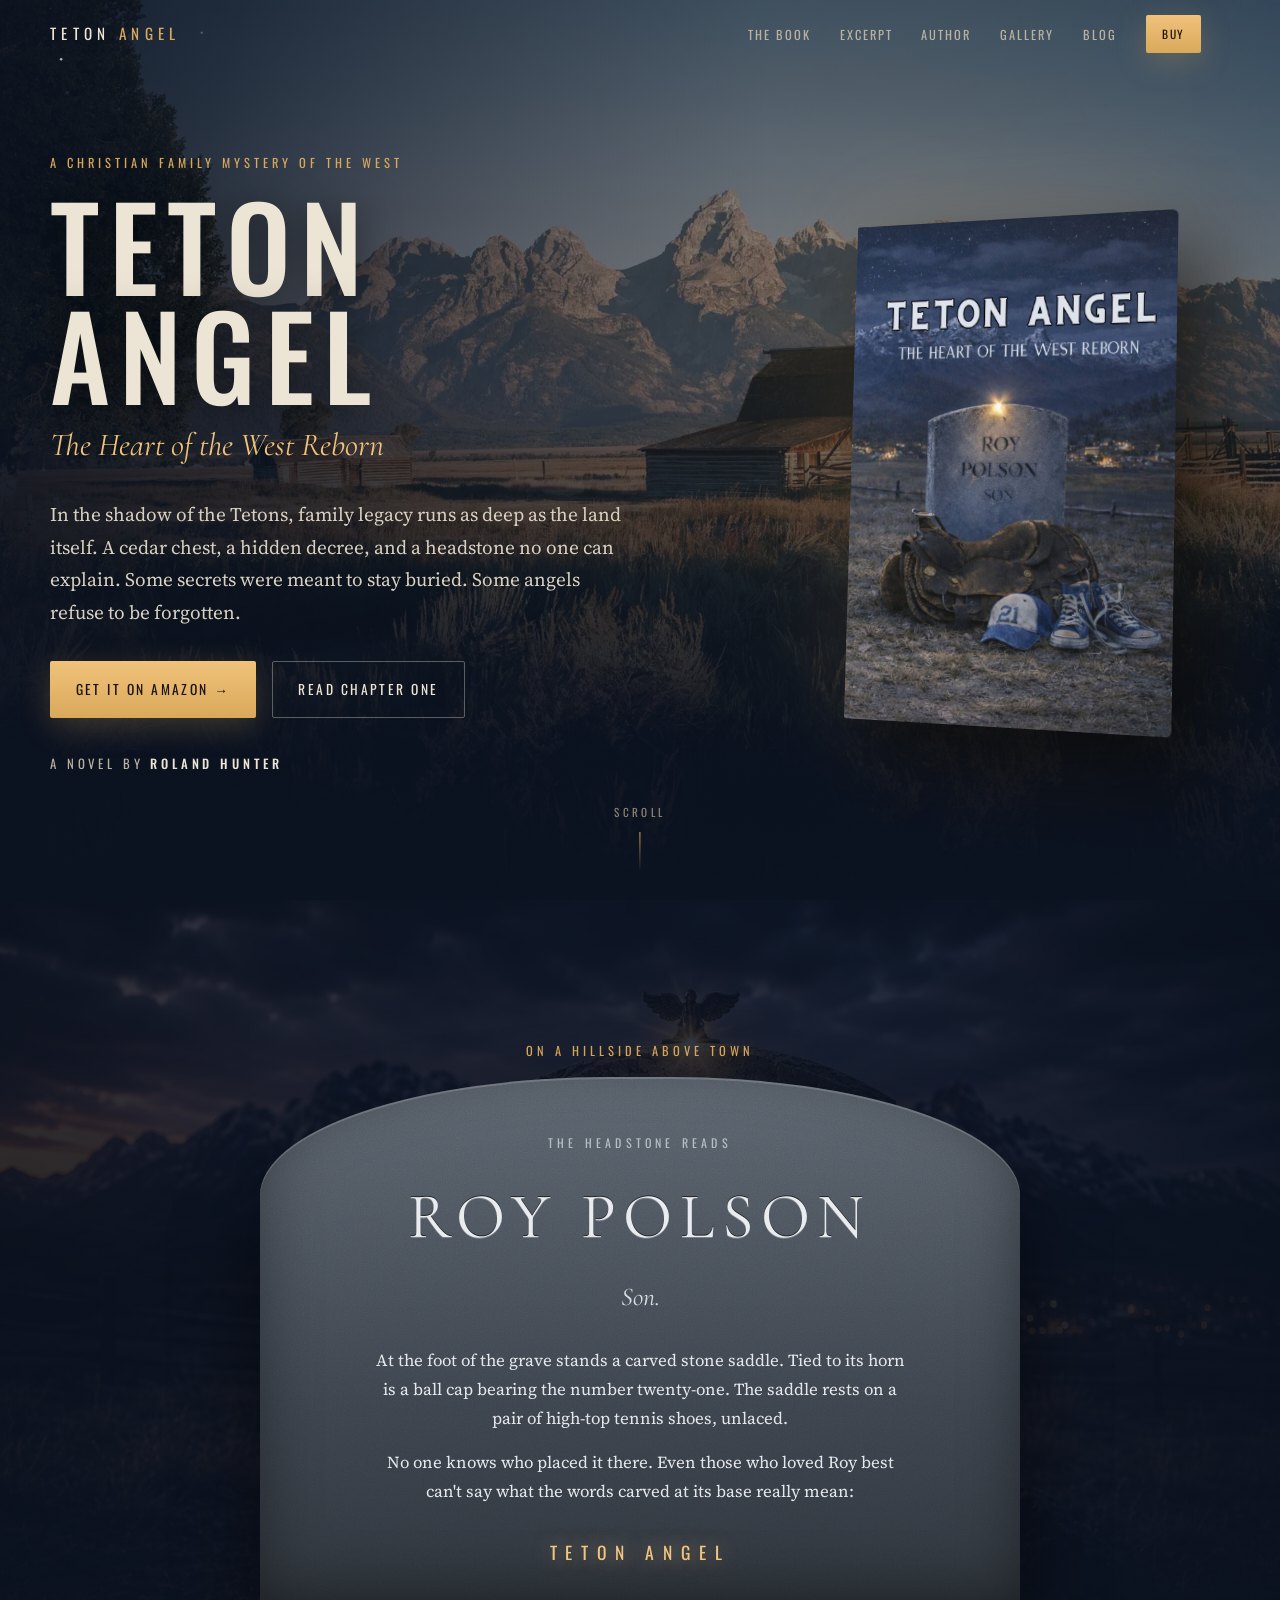
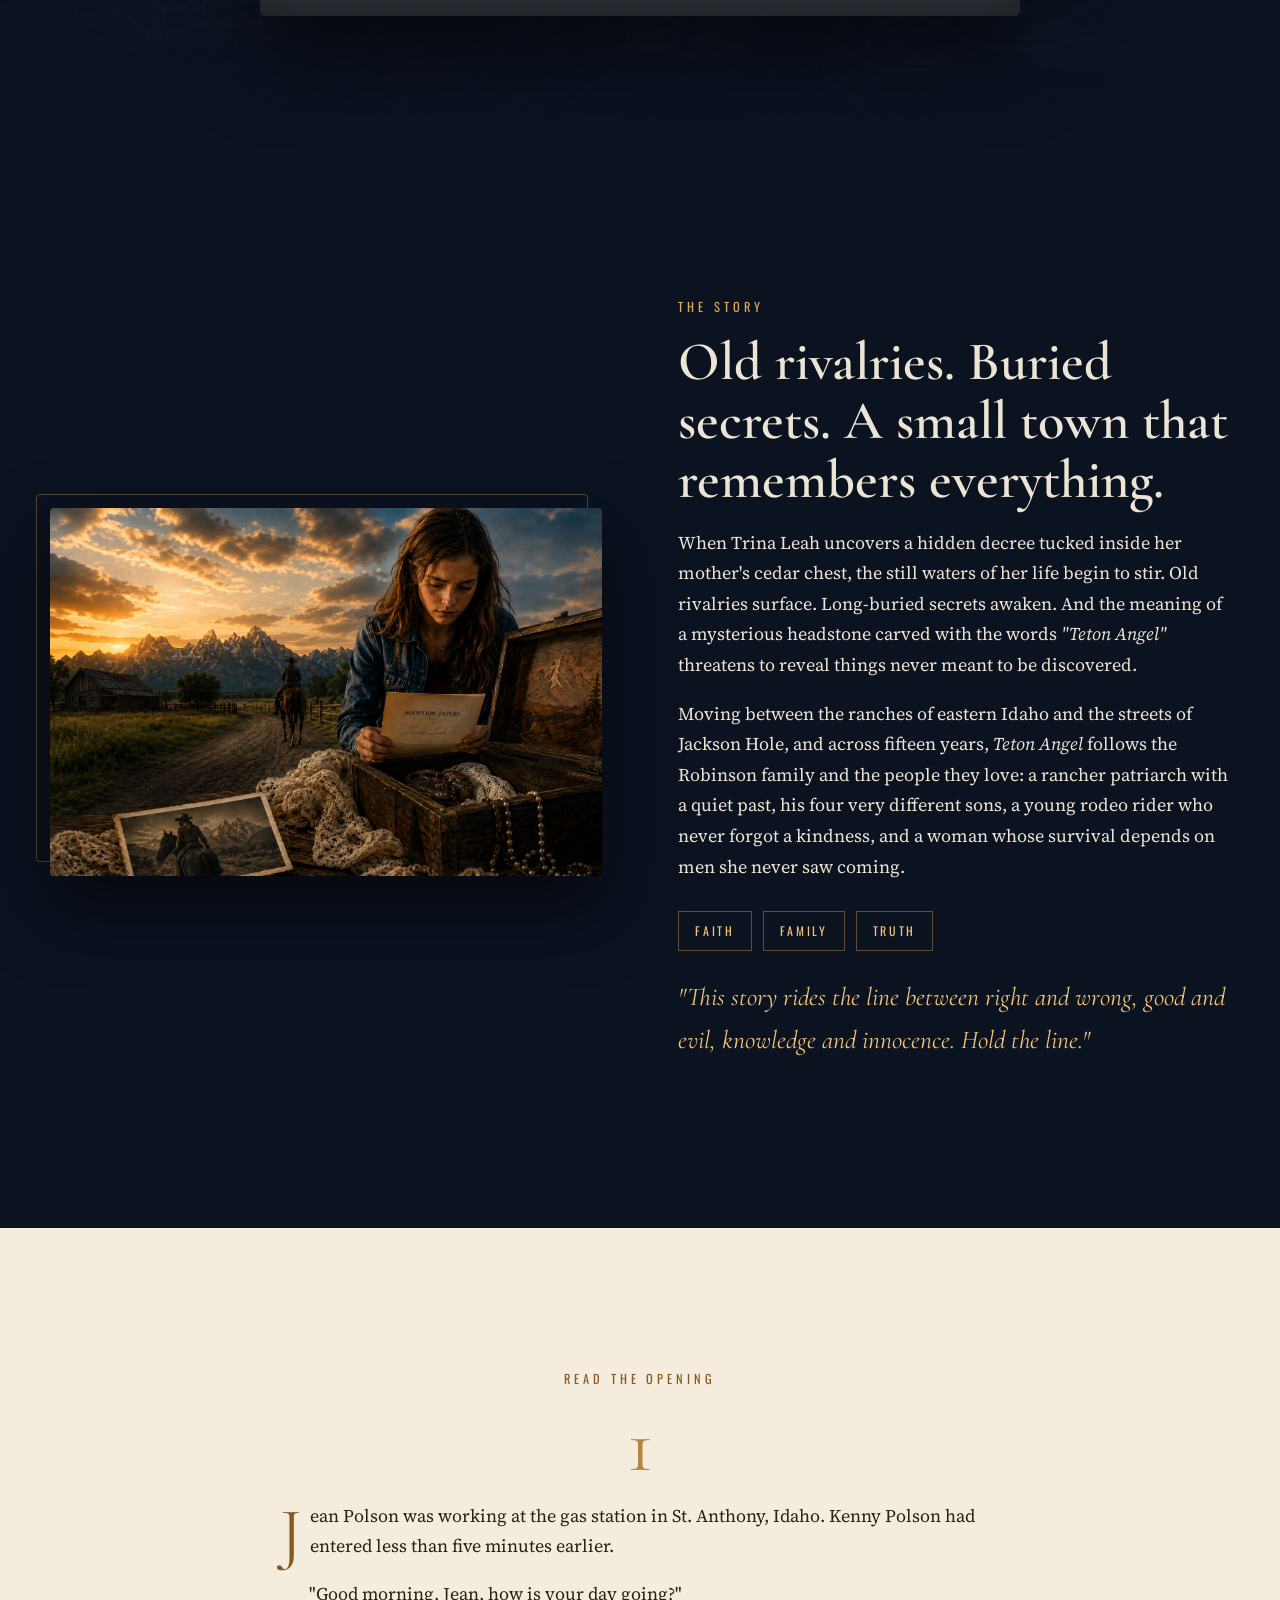
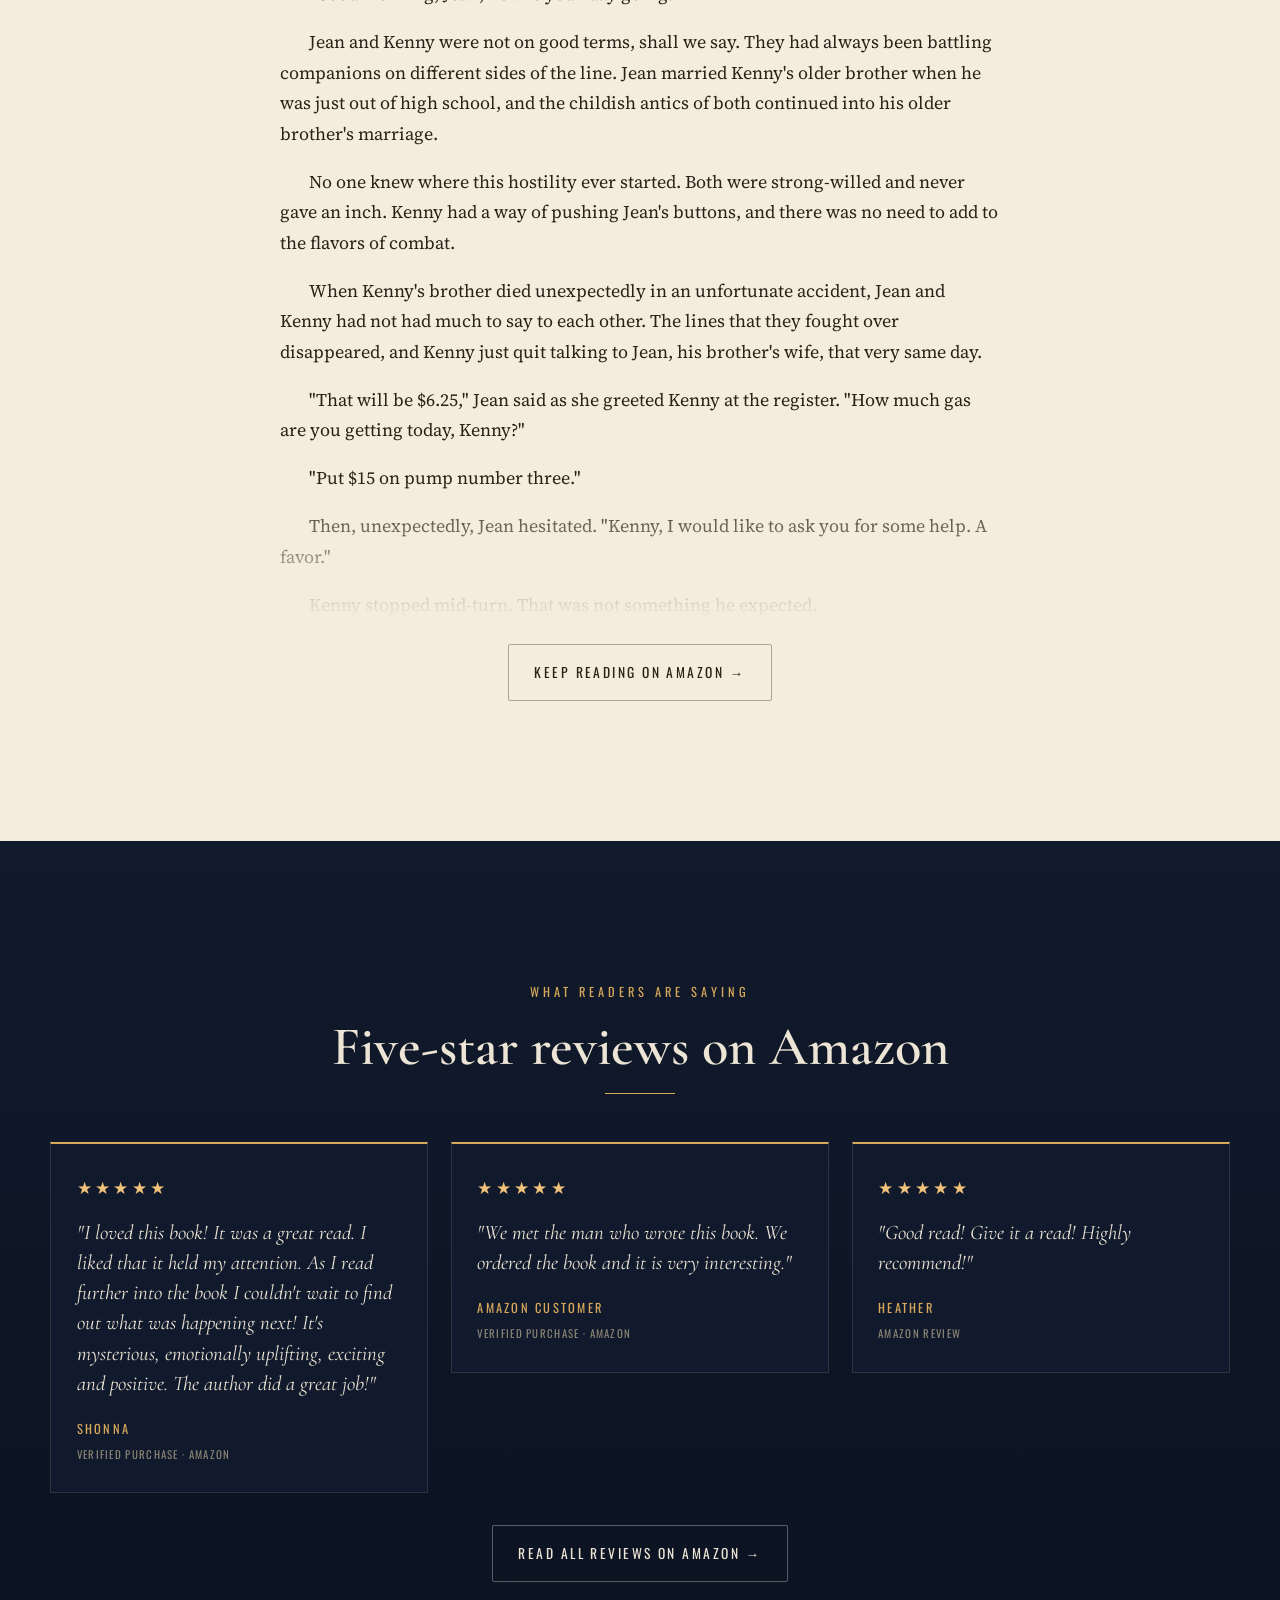
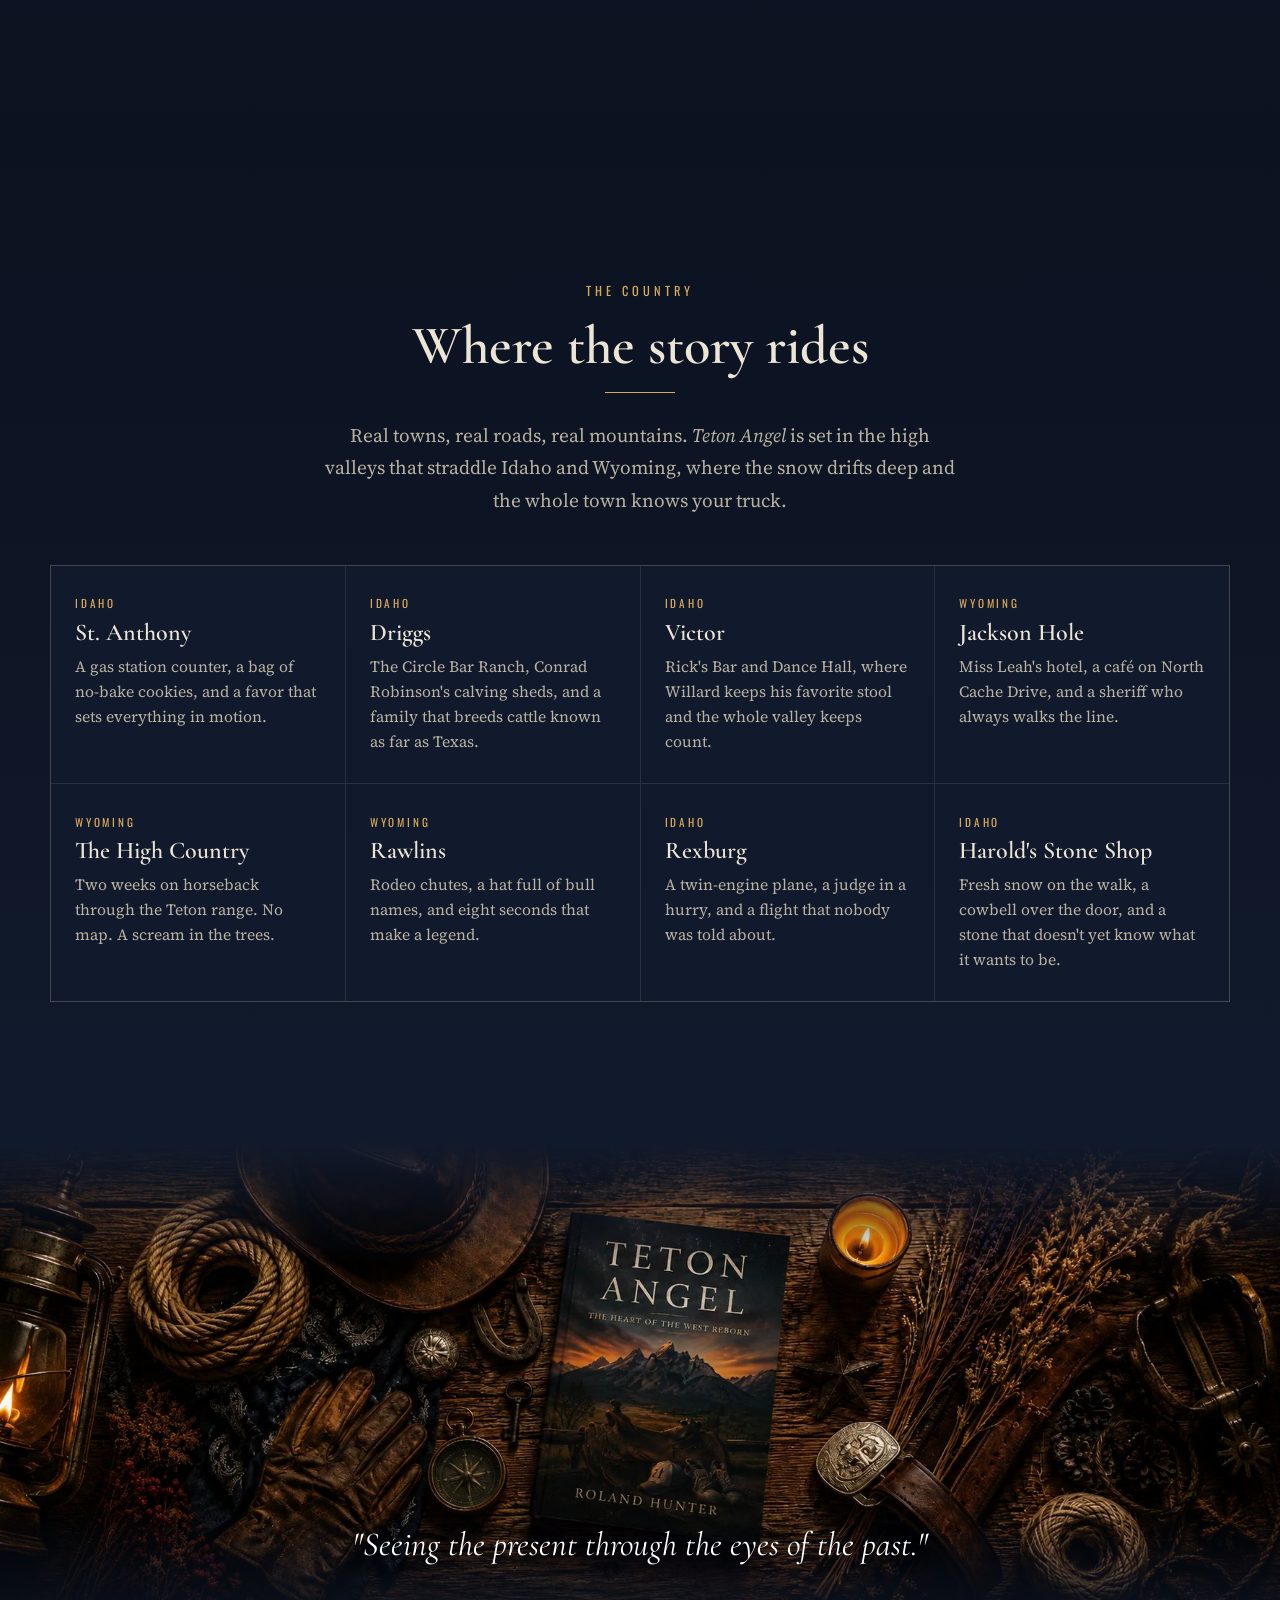
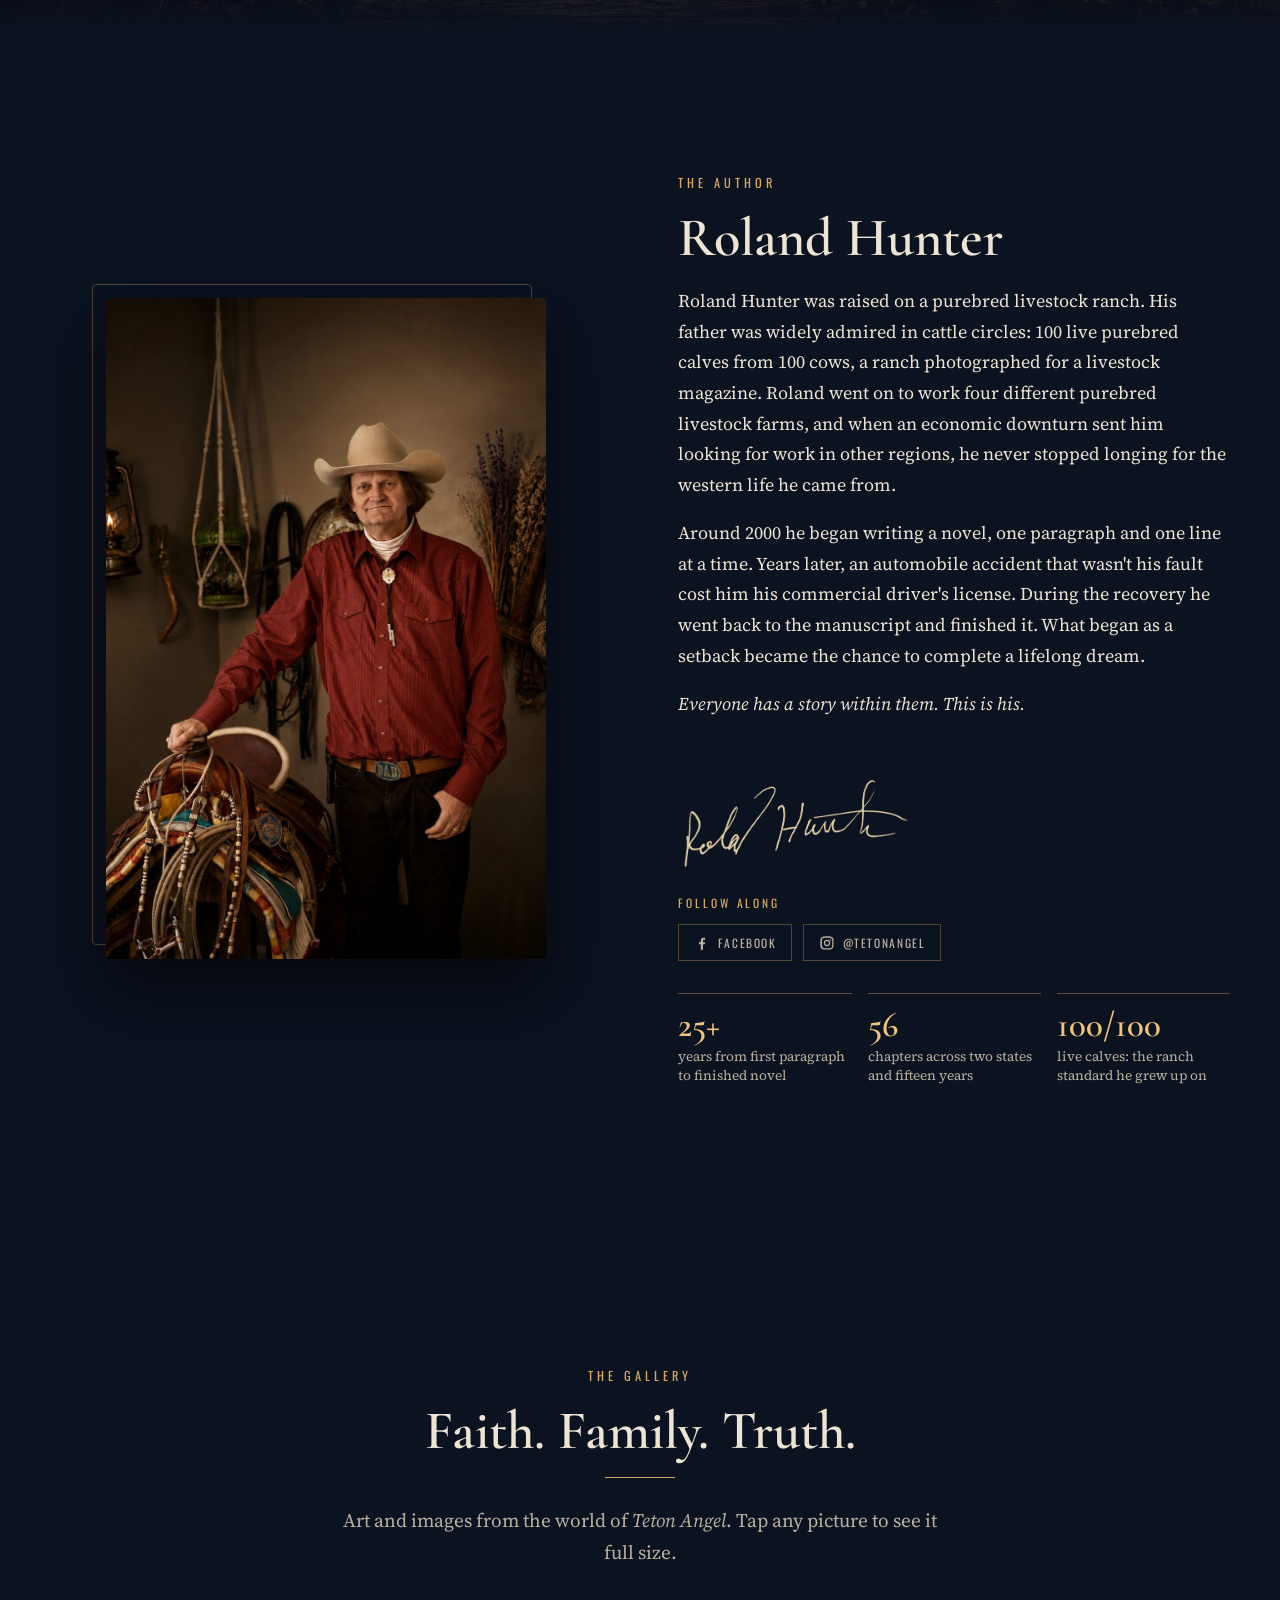
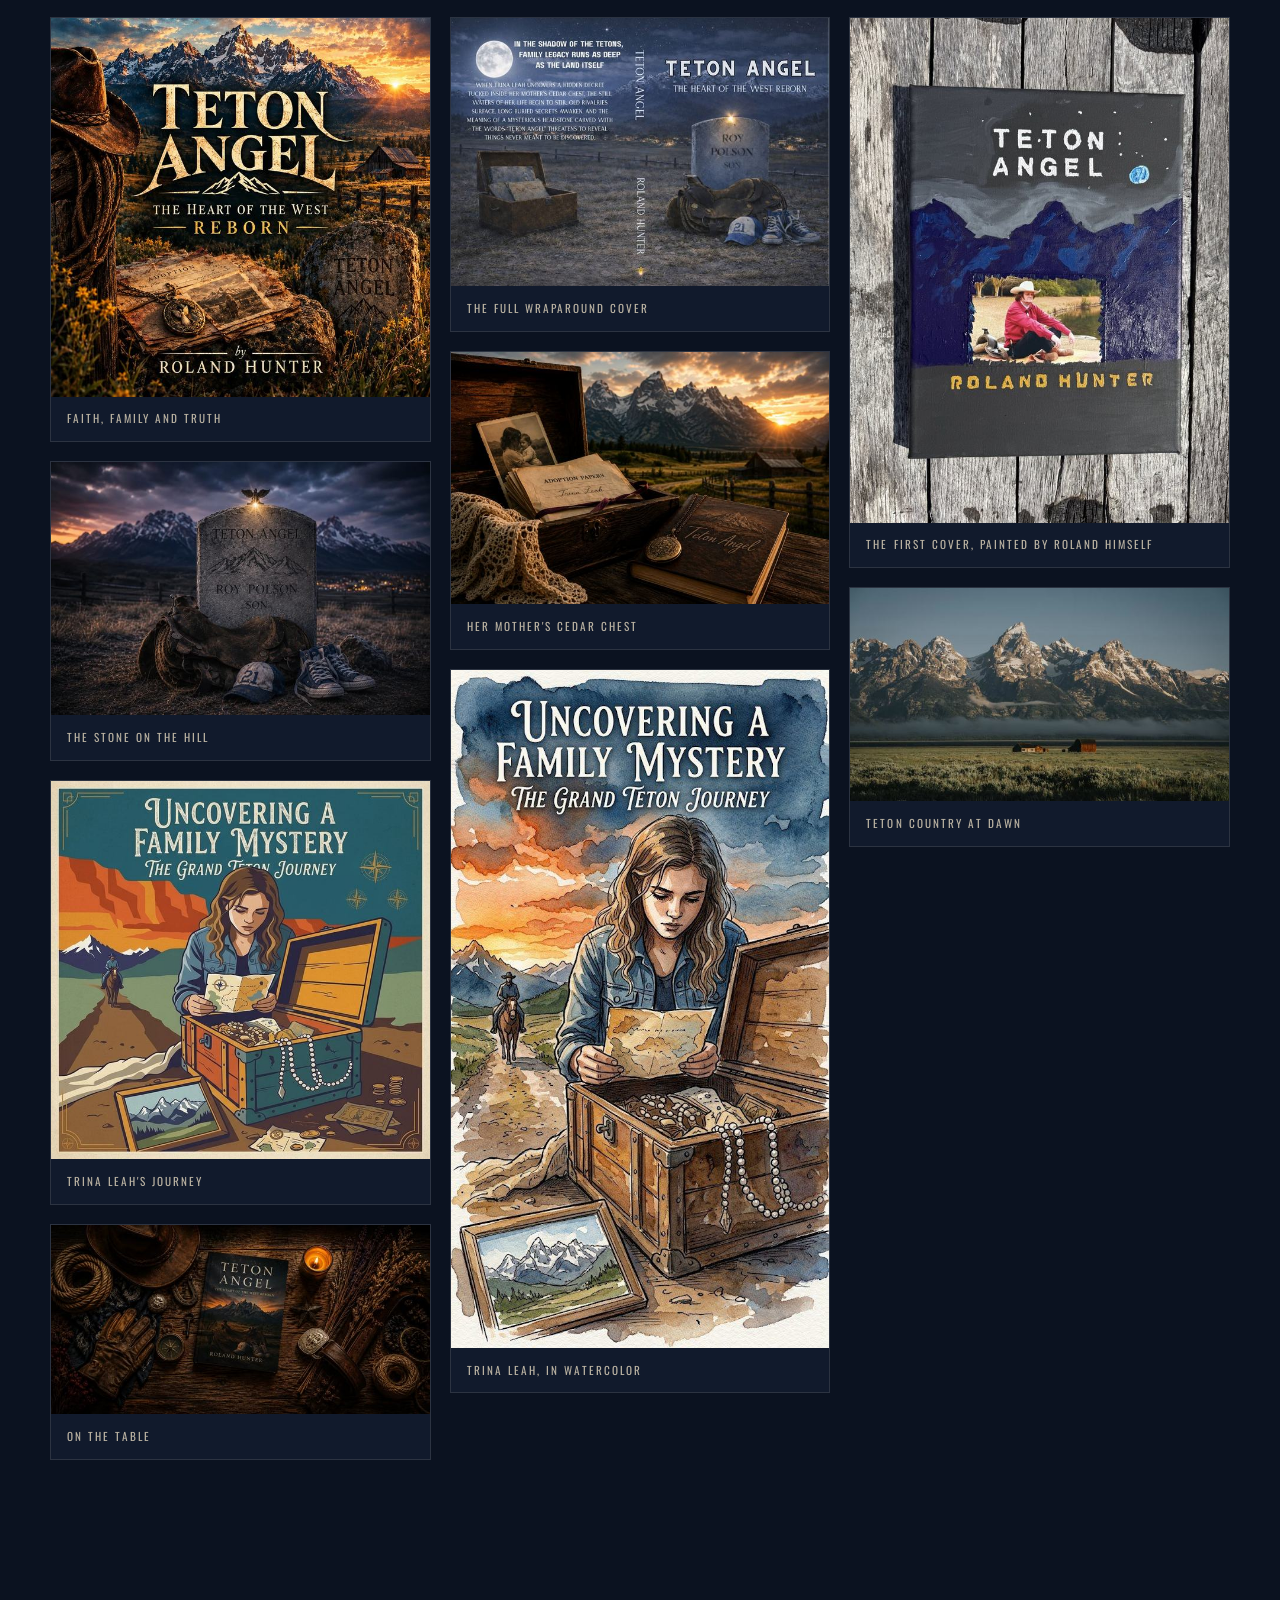
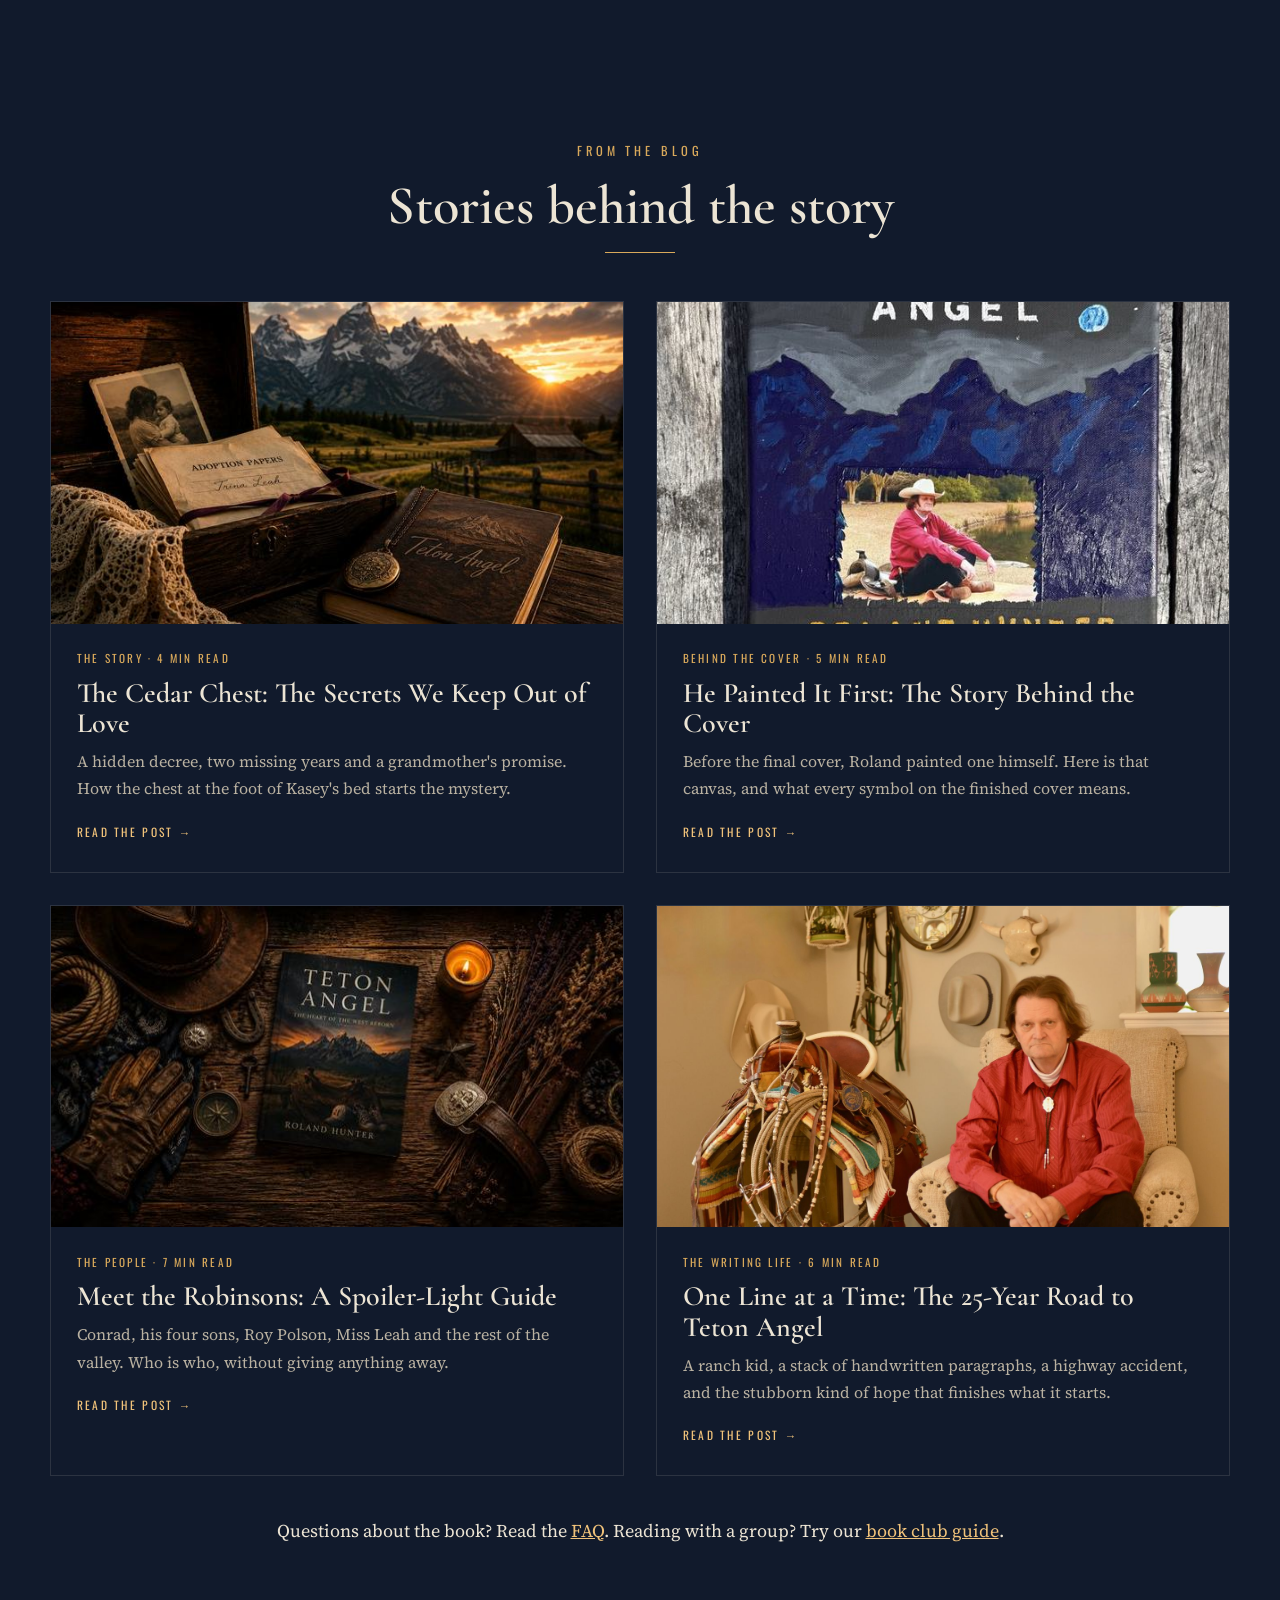
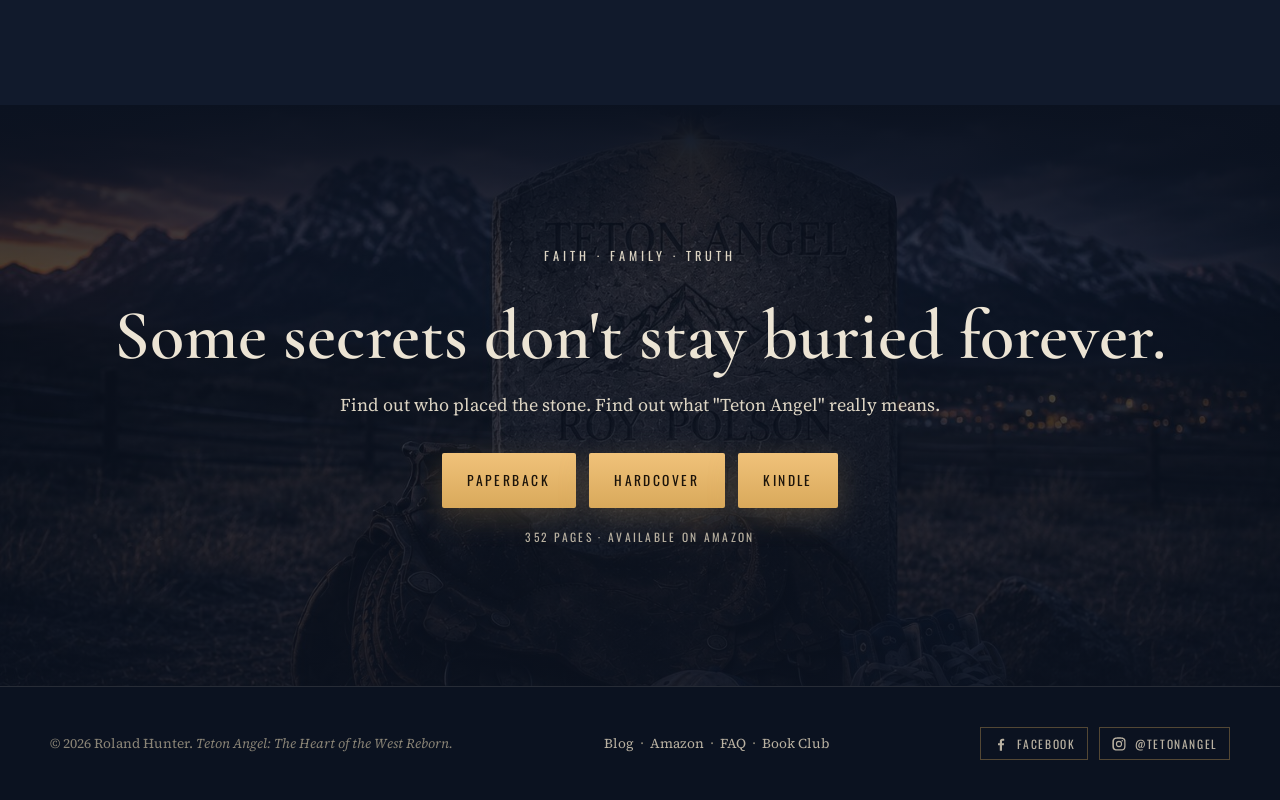
<file: index.html>
<!doctype html>
<html lang="en">
<head>
<!-- Google tag (gtag.js) -->
<script async src="https://www.googletagmanager.com/gtag/js?id=G-FJXC0NQQK8"></script>
<script>
  window.dataLayer = window.dataLayer || [];
  function gtag(){dataLayer.push(arguments);}
  gtag('js', new Date());
  gtag('config', 'G-FJXC0NQQK8');
</script>
<meta charset="utf-8">
<meta name="viewport" content="width=device-width, initial-scale=1">
<title>Teton Angel by Roland Hunter | Christian Family Mystery</title>
<meta name="description" content="A Christian family mystery beneath the Grand Tetons: a hidden decree, a cedar chest, and a headstone no one can explain. Teton Angel by Roland Hunter.">
<meta name="keywords" content="Teton Angel, Roland Hunter, Christian fiction, Christian family mystery novel, small town secrets, western family saga, ranch life novel, Grand Teton novel, Jackson Hole fiction, Idaho fiction, faith based fiction, clean Christian drama, adoption family secret story, Christian mystery and suspense">
<meta name="author" content="Roland Hunter">
<meta name="robots" content="index, follow, max-image-preview:large">
<meta name="theme-color" content="#0b1220">
<link rel="canonical" href="https://www.tetonangel.com/">
<meta property="og:site_name" content="Teton Angel">
<meta property="og:locale" content="en_US">
<meta property="og:type" content="book">
<meta property="og:title" content="Teton Angel by Roland Hunter | A Christian Family Mystery of the West">
<meta property="og:description" content="A Christian family mystery beneath the Grand Tetons: a hidden decree, a cedar chest, and a headstone no one can explain. Teton Angel by Roland Hunter.">
<meta property="og:url" content="https://www.tetonangel.com/">
<meta property="og:image" content="https://www.tetonangel.com/assets/img/og-home.jpg">
<meta property="og:image:width" content="1200">
<meta property="og:image:height" content="630">
<meta property="og:image:alt" content="Teton Angel by Roland Hunter on a rustic table beneath the Teton Mountains">
<meta property="book:author" content="Roland Hunter">
<meta property="book:tag" content="Christian fiction">
<meta property="book:tag" content="Mystery">
<meta property="book:tag" content="Western">
<meta name="twitter:card" content="summary_large_image">
<meta name="twitter:title" content="Teton Angel by Roland Hunter | A Christian Family Mystery of the West">
<meta name="twitter:description" content="A Christian family mystery beneath the Grand Tetons: a hidden decree, a cedar chest, and a headstone no one can explain. Teton Angel by Roland Hunter.">
<meta name="twitter:image" content="https://www.tetonangel.com/assets/img/og-home.jpg">
<meta name="twitter:image:alt" content="Teton Angel by Roland Hunter on a rustic table beneath the Teton Mountains">
<link rel="icon" type="image/png" href="assets/img/icon.png">
<link rel="apple-touch-icon" href="assets/img/icon.png">
<link rel="manifest" href="site.webmanifest">
<link rel="sitemap" type="application/xml" href="https://www.tetonangel.com/sitemap.xml">
<script type="application/ld+json">
{
 "@context": "https://schema.org",
 "@graph": [
  {
   "@type": "WebSite",
   "@id": "https://www.tetonangel.com/#website",
   "url": "https://www.tetonangel.com/",
   "name": "Teton Angel",
   "inLanguage": "en",
   "about": {
    "@id": "https://www.tetonangel.com/#book"
   },
   "publisher": {
    "@id": "https://www.tetonangel.com/#roland-hunter"
   }
  },
  {
   "@type": "Person",
   "@id": "https://www.tetonangel.com/#roland-hunter",
   "name": "Roland Hunter",
   "url": "https://www.tetonangel.com/#author",
   "image": "https://www.tetonangel.com/assets/img/roland-hunter.jpg",
   "sameAs": [
    "https://www.facebook.com/profile.php?id=61595544849953",
    "https://www.instagram.com/tetonangel/"
   ],
   "description": "Ranch-raised author of the Christian family mystery Teton Angel: The Heart of the West Reborn."
  },
  {
   "@type": "Book",
   "@id": "https://www.tetonangel.com/#book",
   "name": "Teton Angel: The Heart of the West Reborn",
   "alternateName": "Teton Angel",
   "author": {
    "@id": "https://www.tetonangel.com/#roland-hunter"
   },
   "datePublished": "2026-04-30",
   "numberOfPages": 352,
   "inLanguage": "en",
   "image": "https://www.tetonangel.com/assets/img/cover.jpg",
   "url": "https://www.tetonangel.com/",
   "genre": [
    "Christian Fiction",
    "Mystery & Suspense",
    "Western",
    "Family Saga"
   ],
   "description": "When Trina Leah uncovers a hidden decree tucked inside her mother's cedar chest, the still waters of her life begin to stir. Old rivalries surface. Long-buried secrets awaken. And the meaning of a mysterious headstone carved with the words \"Teton Angel\" threatens to reveal things never meant to be discovered.",
   "contentLocation": [
    {
     "@type": "Place",
     "name": "Grand Teton National Park"
    },
    {
     "@type": "Place",
     "name": "Jackson Hole, Wyoming"
    },
    {
     "@type": "Place",
     "name": "St. Anthony, Idaho"
    },
    {
     "@type": "Place",
     "name": "Driggs, Idaho"
    }
   ],
   "workExample": [
    {
     "@type": "Book",
     "bookFormat": "https://schema.org/Paperback",
     "isbn": "9798254495550",
     "numberOfPages": 352,
     "inLanguage": "en",
     "url": "https://www.amazon.com/dp/B0GWW3YM25",
     "potentialAction": {
      "@type": "ReadAction",
      "target": "https://www.amazon.com/dp/B0GWW3YM25"
     }
    },
    {
     "@type": "Book",
     "bookFormat": "https://schema.org/Hardcover",
     "isbn": "9798254499121",
     "numberOfPages": 352,
     "inLanguage": "en",
     "url": "https://www.amazon.com/dp/B0GZ72C9XX",
     "potentialAction": {
      "@type": "ReadAction",
      "target": "https://www.amazon.com/dp/B0GZ72C9XX"
     }
    },
    {
     "@type": "Book",
     "bookFormat": "https://schema.org/EBook",
     "identifier": {
      "@type": "PropertyValue",
      "propertyID": "ASIN",
      "value": "B0GWVRPCHF"
     },
     "inLanguage": "en",
     "url": "https://www.amazon.com/dp/B0GWVRPCHF",
     "potentialAction": {
      "@type": "ReadAction",
      "target": "https://www.amazon.com/dp/B0GWVRPCHF"
     }
    }
   ],
   "sameAs": [
    "https://www.amazon.com/dp/B0GWW3YM25",
    "https://www.facebook.com/profile.php?id=61595544849953",
    "https://www.instagram.com/tetonangel/"
   ]
  },
  {
   "@type": "BreadcrumbList",
   "itemListElement": [
    {
     "@type": "ListItem",
     "position": 1,
     "name": "Home",
     "item": "https://www.tetonangel.com/"
    }
   ]
  }
 ]
}
</script>
<link rel="preconnect" href="https://fonts.googleapis.com">
<link rel="preconnect" href="https://fonts.gstatic.com" crossorigin>
<link href="https://fonts.googleapis.com/css2?family=Cormorant+Garamond:ital,wght@0,500;0,600;1,500&family=Oswald:wght@400;500&family=Source+Serif+4:ital,opsz,wght@0,8..60,400;0,8..60,600;1,8..60,400&display=swap" rel="stylesheet">
<link rel="stylesheet" href="assets/site.css">
</head>
<body>

<nav class="nav" id="nav">
  <div class="wrap">
    <a class="brand" href="#top">Teton <span>Angel</span></a>
    <ul>
      <li class="hide-sm"><a href="#book">The Book</a></li>
      <li class="hide-sm"><a href="#excerpt">Excerpt</a></li>
      <li class="hide-sm"><a href="#author">Author</a></li>
      <li class="hide-sm"><a href="#gallery">Gallery</a></li>
      <li><a href="blog/">Blog</a></li>
      <li><a class="btn btn-gold" href="https://www.amazon.com/dp/B0GWW3YM25" target="_blank" rel="noopener">Buy</a></li>
    </ul>
  </div>
</nav>

<header class="hero" id="top">
  <canvas class="stars" id="stars" aria-hidden="true"></canvas>
  <div class="wrap hero-grid">
    <div>
      <p class="eyebrow">A Christian Family Mystery of the West</p>
      <h1>Teton<br>Angel</h1>
      <p class="subtitle">The Heart of the West Reborn</p>
      <p class="lede">In the shadow of the Tetons, family legacy runs as deep as the land itself. A cedar chest, a hidden decree, and a headstone no one can explain. Some secrets were meant to stay buried. Some angels refuse to be forgotten.</p>
      <div class="actions">
        <a class="btn btn-gold" href="https://www.amazon.com/dp/B0GWW3YM25" target="_blank" rel="noopener">Get it on Amazon &rarr;</a>
        <a class="btn btn-ghost" href="#excerpt">Read Chapter One</a>
      </div>
      <p class="by">A novel by <strong>Roland Hunter</strong></p>
    </div>
    <div class="book3d">
      <div class="cover"><img src="assets/img/cover.jpg" alt="Teton Angel book cover: a headstone reading Roy Polson, Son, with a saddle, a number 21 ball cap and high-top sneakers at its foot" width="900" height="1350"></div>
    </div>
  </div>
  <a class="scroll-cue" href="#stone">Scroll</a>
</header>

<section class="stone-section" id="stone">
  <div class="wrap">
    <p class="eyebrow center">On a hillside above town</p>
    <div class="stone reveal">
      <div class="label">The headstone reads</div>
      <div class="name">Roy Polson</div>
      <div class="son">Son.</div>
      <p>At the foot of the grave stands a carved stone saddle. Tied to its horn is a ball cap bearing the number twenty-one. The saddle rests on a pair of high-top tennis shoes, unlaced.</p>
      <p>No one knows who placed it there. Even those who loved Roy best can't say what the words carved at its base really mean:</p>
      <div class="inscription">Teton Angel</div>
    </div>
  </div>
</section>

<section id="book">
  <div class="wrap split">
    <div class="frame reveal"><img src="assets/img/family-secrets.jpg" alt="A young woman reads old papers from a cedar chest at sunset beneath the Tetons, a rider on the road behind her" loading="lazy" width="1535" height="1024"></div>
    <div class="reveal">
      <p class="eyebrow">The Story</p>
      <h2>Old rivalries. Buried secrets. A small town that remembers everything.</h2>
      <p>When Trina Leah uncovers a hidden decree tucked inside her mother's cedar chest, the still waters of her life begin to stir. Old rivalries surface. Long-buried secrets awaken. And the meaning of a mysterious headstone carved with the words <em>"Teton Angel"</em> threatens to reveal things never meant to be discovered.</p>
      <p>Moving between the ranches of eastern Idaho and the streets of Jackson Hole, and across fifteen years, <em>Teton Angel</em> follows the Robinson family and the people they love: a rancher patriarch with a quiet past, his four very different sons, a young rodeo rider who never forgot a kindness, and a woman whose survival depends on men she never saw coming.</p>
      <ul class="pillars"><li>Faith</li><li>Family</li><li>Truth</li></ul>
      <p class="hold">"This story rides the line between right and wrong, good and evil, knowledge and innocence. Hold the line."</p>
    </div>
  </div>
</section>

<section class="excerpt-section" id="excerpt">
  <div class="wrap">
    <p class="eyebrow center">Read the opening</p>
    <div class="excerpt">
      <div class="chapter-no">1</div>
      <div class="fade">
        <p>Jean Polson was working at the gas station in St. Anthony, Idaho. Kenny Polson had entered less than five minutes earlier.</p>
        <p>"Good morning, Jean, how is your day going?"</p>
        <p>Jean and Kenny were not on good terms, shall we say. They had always been battling companions on different sides of the line. Jean married Kenny's older brother when he was just out of high school, and the childish antics of both continued into his older brother's marriage.</p>
        <p>No one knew where this hostility ever started. Both were strong-willed and never gave an inch. Kenny had a way of pushing Jean's buttons, and there was no need to add to the flavors of combat.</p>
        <p>When Kenny's brother died unexpectedly in an unfortunate accident, Jean and Kenny had not had much to say to each other. The lines that they fought over disappeared, and Kenny just quit talking to Jean, his brother's wife, that very same day.</p>
        <p>"That will be $6.25," Jean said as she greeted Kenny at the register. "How much gas are you getting today, Kenny?"</p>
        <p>"Put $15 on pump number three."</p>
        <p>Then, unexpectedly, Jean hesitated. "Kenny, I would like to ask you for some help. A favor."</p>
        <p>Kenny stopped mid-turn. That was not something he expected.</p>
      </div>
      <div class="more">
        <a class="btn btn-ghost" href="https://www.amazon.com/dp/B0GWW3YM25" target="_blank" rel="noopener">Keep reading on Amazon &rarr;</a>
      </div>
    </div>
  </div>
</section>

<section class="reviews-section" id="reviews">
  <div class="wrap">
    <div class="center reveal">
      <p class="eyebrow">What Readers Are Saying</p>
      <h2>Five-star reviews on Amazon</h2>
      <hr class="rule">
    </div>
    <div class="reviews">
      <figure class="review reveal">
        <span class="stars-5" aria-label="5 out of 5 stars">&#9733;&#9733;&#9733;&#9733;&#9733;</span>
        <blockquote>"I loved this book! It was a great read. I liked that it held my attention. As I read further into the book I couldn't wait to find out what was happening next! It's mysterious, emotionally uplifting, exciting and positive. The author did a great job!"</blockquote>
        <figcaption>Shonna <span>Verified purchase &middot; Amazon</span></figcaption>
      </figure>
      <figure class="review reveal">
        <span class="stars-5" aria-label="5 out of 5 stars">&#9733;&#9733;&#9733;&#9733;&#9733;</span>
        <blockquote>"We met the man who wrote this book. We ordered the book and it is very interesting."</blockquote>
        <figcaption>Amazon customer <span>Verified purchase &middot; Amazon</span></figcaption>
      </figure>
      <figure class="review reveal">
        <span class="stars-5" aria-label="5 out of 5 stars">&#9733;&#9733;&#9733;&#9733;&#9733;</span>
        <blockquote>"Good read! Give it a read! Highly recommend!"</blockquote>
        <figcaption>Heather <span>Amazon review</span></figcaption>
      </figure>
    </div>
    <p class="center reveal" style="margin-top:2rem"><a class="btn btn-ghost" href="https://www.amazon.com/dp/B0GZ72C9XX#customerReviews" target="_blank" rel="noopener">Read all reviews on Amazon &rarr;</a></p>
  </div>
</section>

<section class="places-section" id="places">
  <div class="wrap">
    <div class="center reveal">
      <p class="eyebrow">The Country</p>
      <h2>Where the story rides</h2>
      <hr class="rule">
      <p class="lede" style="max-width:40rem;margin-inline:auto">Real towns, real roads, real mountains. <em>Teton Angel</em> is set in the high valleys that straddle Idaho and Wyoming, where the snow drifts deep and the whole town knows your truck.</p>
    </div>
    <div class="places reveal">
      <div class="place"><div class="st">Idaho</div><h3>St. Anthony</h3><p>A gas station counter, a bag of no-bake cookies, and a favor that sets everything in motion.</p></div>
      <div class="place"><div class="st">Idaho</div><h3>Driggs</h3><p>The Circle Bar Ranch, Conrad Robinson's calving sheds, and a family that breeds cattle known as far as Texas.</p></div>
      <div class="place"><div class="st">Idaho</div><h3>Victor</h3><p>Rick's Bar and Dance Hall, where Willard keeps his favorite stool and the whole valley keeps count.</p></div>
      <div class="place"><div class="st">Wyoming</div><h3>Jackson Hole</h3><p>Miss Leah's hotel, a café on North Cache Drive, and a sheriff who always walks the line.</p></div>
      <div class="place"><div class="st">Wyoming</div><h3>The High Country</h3><p>Two weeks on horseback through the Teton range. No map. A scream in the trees.</p></div>
      <div class="place"><div class="st">Wyoming</div><h3>Rawlins</h3><p>Rodeo chutes, a hat full of bull names, and eight seconds that make a legend.</p></div>
      <div class="place"><div class="st">Idaho</div><h3>Rexburg</h3><p>A twin-engine plane, a judge in a hurry, and a flight that nobody was told about.</p></div>
      <div class="place"><div class="st">Idaho</div><h3>Harold's Stone Shop</h3><p>Fresh snow on the walk, a cowbell over the door, and a stone that doesn't yet know what it wants to be.</p></div>
    </div>
  </div>
</section>

<section class="panorama" aria-label="Teton Angel on a weathered table among a cowboy hat, rope, gloves, a compass, a key and a candle">
  <blockquote>"Seeing the present through the eyes of the past."</blockquote>
</section>

<section id="author">
  <div class="wrap split">
    <div class="frame author-photo reveal"><img src="assets/img/roland-hunter.jpg" alt="Author Roland Hunter in a red western shirt and cowboy hat, beside a saddle and lariats" loading="lazy" width="900" height="1353"></div>
    <div class="reveal">
      <p class="eyebrow">The Author</p>
      <h2>Roland Hunter</h2>
      <p>Roland Hunter was raised on a purebred livestock ranch. His father was widely admired in cattle circles: 100 live purebred calves from 100 cows, a ranch photographed for a livestock magazine. Roland went on to work four different purebred livestock farms, and when an economic downturn sent him looking for work in other regions, he never stopped longing for the western life he came from.</p>
      <p>Around 2000 he began writing a novel, one paragraph and one line at a time. Years later, an automobile accident that wasn't his fault cost him his commercial driver's license. During the recovery he went back to the manuscript and finished it. What began as a setback became the chance to complete a lifelong dream.</p>
      <p><em>Everyone has a story within them. This is his.</em></p>
      <img class="signature" src="assets/img/signature.png" alt="Roland Hunter's signature" width="551" height="300" loading="lazy">
      <p class="follow">Follow along</p>
      <div class="social"><a href="https://www.facebook.com/profile.php?id=61595544849953" target="_blank" rel="noopener me" aria-label="Teton Angel on Facebook"><svg viewBox="0 0 24 24" aria-hidden="true"><path fill="currentColor" d="M13.5 22v-8h2.7l.4-3.2h-3.1V8.8c0-.9.3-1.5 1.6-1.5h1.7V4.4c-.3 0-1.3-.1-2.5-.1-2.4 0-4.1 1.5-4.1 4.2v2.3H7.5V14h2.7v8h3.3z"/></svg><span>Facebook</span></a><a href="https://www.instagram.com/tetonangel/" target="_blank" rel="noopener me" aria-label="Teton Angel on Instagram (@tetonangel)"><svg viewBox="0 0 24 24" aria-hidden="true"><path fill="currentColor" d="M12 7.3A4.7 4.7 0 1 0 12 16.7 4.7 4.7 0 0 0 12 7.3zm0 7.7a3 3 0 1 1 0-6 3 3 0 0 1 0 6zm6-7.9a1.1 1.1 0 1 1-2.2 0 1.1 1.1 0 0 1 2.2 0zM21.9 8c-.1-1.6-.4-3-1.6-4.2S17.6 2.2 16 2.1C14.4 2 9.6 2 8 2.1 6.4 2.2 5 2.5 3.8 3.7S2.2 6.4 2.1 8C2 9.6 2 14.4 2.1 16c.1 1.6.4 3 1.6 4.2s2.6 1.5 4.2 1.6c1.6.1 6.4.1 8 0 1.6-.1 3-.4 4.2-1.6s1.5-2.6 1.6-4.2c.1-1.6.1-6.4 0-8zm-2.1 9.7a3.3 3.3 0 0 1-1.8 1.8c-1.3.5-4.3.4-5.7.4s-4.4.1-5.7-.4a3.3 3.3 0 0 1-1.8-1.8c-.5-1.3-.4-4.3-.4-5.7s-.1-4.4.4-5.7A3.3 3.3 0 0 1 6.3 4.5C7.6 4 10.6 4.1 12 4.1s4.4-.1 5.7.4a3.3 3.3 0 0 1 1.8 1.8c.5 1.3.4 4.3.4 5.7s.1 4.4-.4 5.7z"/></svg><span>@tetonangel</span></a></div>
      <div class="facts">
        <div class="fact"><b>25+</b><span>years from first paragraph to finished novel</span></div>
        <div class="fact"><b>56</b><span>chapters across two states and fifteen years</span></div>
        <div class="fact"><b>100/100</b><span>live calves: the ranch standard he grew up on</span></div>
      </div>
    </div>
  </div>
</section>

<section class="gallery-section" id="gallery">
  <div class="wrap">
    <div class="center reveal">
      <p class="eyebrow">The Gallery</p>
      <h2>Faith. Family. Truth.</h2>
      <hr class="rule">
      <p class="lede" style="max-width:38rem;margin-inline:auto">Art and images from the world of <em>Teton Angel</em>. Tap any picture to see it full size.</p>
    </div>
    <div class="gallery">
      <figure class="reveal"><a href="assets/img/faith-family-truth.jpg"><img src="assets/img/thumbs/faith-family-truth.jpg" alt="Teton Angel title art: the Tetons at sunset over an open journal, lantern and saddle, by Roland Hunter" loading="lazy" width="1200" height="1200"></a><figcaption>Faith, family and truth</figcaption></figure>
      <figure class="reveal"><a href="assets/img/angel-headstone.jpg"><img src="assets/img/thumbs/angel-headstone.jpg" alt="Roy Polson's headstone engraved Teton Angel, topped with a small angel, with a saddle, number 21 cap and sneakers at its base beneath the mountains" loading="lazy" width="1536" height="1024"></a><figcaption>The stone on the hill</figcaption></figure>
      <figure class="reveal"><a href="assets/img/trina-leah-poster.jpg"><img src="assets/img/thumbs/trina-leah-poster.jpg" alt="Illustrated poster: Trina Leah reads a map beside an open chest, a rider on the trail behind her, titled Uncovering a Family Mystery: The Grand Teton Journey" loading="lazy" width="1024" height="1024"></a><figcaption>Trina Leah's journey</figcaption></figure>
      <figure class="reveal"><a href="assets/img/flatlay-wide.jpg"><img src="assets/img/thumbs/flatlay-wide.jpg" alt="Teton Angel hardcover on a rustic table with a cowboy hat, rope, lantern and compass" loading="lazy" width="1774" height="887"></a><figcaption>On the table</figcaption></figure>
      <figure class="reveal"><a href="assets/img/full-cover.jpg"><img src="assets/img/thumbs/full-cover.jpg" alt="The full wraparound cover of Teton Angel: back cover with a cedar chest under a full moon, spine, and front cover with the headstone" loading="lazy" width="2000" height="1417"></a><figcaption>The full wraparound cover</figcaption></figure>
      <figure class="reveal"><a href="assets/img/cedar-chest.jpg"><img src="assets/img/thumbs/cedar-chest.jpg" alt="An open wooden chest holding old papers and a photograph beside a leather journal stamped Teton Angel, mountains at sunset behind" loading="lazy" width="1536" height="1024"></a><figcaption>Her mother's cedar chest</figcaption></figure>
      <figure class="reveal"><a href="assets/img/trina-leah-painted.jpg"><img src="assets/img/thumbs/trina-leah-painted.jpg" alt="Watercolor-style illustration of Trina Leah reading a map at an open chest on a mountain trail" loading="lazy" width="572" height="1024"></a><figcaption>Trina Leah, in watercolor</figcaption></figure>
      <figure class="reveal"><a href="assets/img/handmade-cover.jpg"><img src="assets/img/thumbs/handmade-cover.jpg" alt="The first Teton Angel cover, hand-painted by Roland Hunter: stars and a blue moon over dark blue Tetons, with his photo set into the mountains" loading="lazy" width="900" height="1200"></a><figcaption>The first cover, painted by Roland himself</figcaption></figure>
      <figure class="reveal"><a href="assets/img/mormon-row.jpg"><img src="assets/img/thumbs/mormon-row.jpg" alt="The Grand Tetons at dawn with an old barn in the sagebrush" loading="lazy" width="1170" height="658"></a><figcaption>Teton country at dawn</figcaption></figure>
    </div>
  </div>
</section>

<div class="lightbox" id="lightbox" hidden>
  <button class="lb-close" aria-label="Close">&times;</button>
  <img alt="">
  <p class="lb-cap"></p>
</div>

<section style="background:var(--night-2)" id="blog">
  <div class="wrap">
    <div class="center reveal">
      <p class="eyebrow">From the Blog</p>
      <h2>Stories behind the story</h2>
      <hr class="rule">
    </div>
    <div class="cards">
      <a class="card reveal" href="blog/the-cedar-chest.html">
        <div class="thumb"><img src="assets/img/thumbs/cedar-chest.jpg" alt="An open wooden chest holding old papers and a photograph, with the Tetons at sunset behind" loading="lazy"></div>
        <div class="body">
          <div class="meta">The Story &middot; 4 min read</div>
          <h3>The Cedar Chest: The Secrets We Keep Out of Love</h3>
          <p>A hidden decree, two missing years and a grandmother's promise. How the chest at the foot of Kasey's bed starts the mystery.</p>
          <div class="read">Read the post &rarr;</div>
        </div>
      </a>
      <a class="card reveal" href="blog/he-painted-it-first.html">
        <div class="thumb"><img src="assets/img/thumbs/handmade-cover.jpg" alt="Roland Hunter's hand-painted early cover for Teton Angel" loading="lazy"></div>
        <div class="body">
          <div class="meta">Behind the Cover &middot; 5 min read</div>
          <h3>He Painted It First: The Story Behind the Cover</h3>
          <p>Before the final cover, Roland painted one himself. Here is that canvas, and what every symbol on the finished cover means.</p>
          <div class="read">Read the post &rarr;</div>
        </div>
      </a>
      <a class="card reveal" href="blog/meet-the-robinsons.html">
        <div class="thumb"><img src="assets/img/thumbs/flatlay-wide.jpg" alt="Teton Angel hardcover on a rustic table with a cowboy hat, rope and lantern" loading="lazy"></div>
        <div class="body">
          <div class="meta">The People &middot; 7 min read</div>
          <h3>Meet the Robinsons: A Spoiler-Light Guide</h3>
          <p>Conrad, his four sons, Roy Polson, Miss Leah and the rest of the valley. Who is who, without giving anything away.</p>
          <div class="read">Read the post &rarr;</div>
        </div>
      </a>
      <a class="card reveal" href="blog/one-line-at-a-time.html">
        <div class="thumb"><img src="assets/img/roland-hunter-seated.jpg" alt="Roland Hunter seated among his saddles and tack" loading="lazy"></div>
        <div class="body">
          <div class="meta">The Writing Life &middot; 6 min read</div>
          <h3>One Line at a Time: The 25-Year Road to Teton Angel</h3>
          <p>A ranch kid, a stack of handwritten paragraphs, a highway accident, and the stubborn kind of hope that finishes what it starts.</p>
          <div class="read">Read the post &rarr;</div>
        </div>
      </a>
    </div>
    <p style="text-align:center;margin-top:2.5rem">Questions about the book? Read the <a href="faq.html">FAQ</a>. Reading with a group? Try our <a href="book-club.html">book club guide</a>.</p>
  </div>
</section>

<section class="cta">
  <div class="wrap reveal">
    <p class="eyebrow">Faith &middot; Family &middot; Truth</p>
    <h2>Some secrets don't stay buried forever.</h2>
    <p>Find out who placed the stone. Find out what "Teton Angel" really means.</p>
    <div class="formats">
      <a class="btn btn-gold" href="https://www.amazon.com/dp/B0GWW3YM25" target="_blank" rel="noopener">Paperback</a>
      <a class="btn btn-gold" href="https://www.amazon.com/dp/B0GZ72C9XX" target="_blank" rel="noopener">Hardcover</a>
      <a class="btn btn-gold" href="https://www.amazon.com/dp/B0GWVRPCHF" target="_blank" rel="noopener">Kindle</a>
    </div>
    <p class="formats-note">352 pages &middot; Available on Amazon</p>
  </div>
</section>

<footer>
  <div class="wrap">
    <div>&copy; <span id="yr">2026</span> Roland Hunter. <em>Teton Angel: The Heart of the West Reborn.</em></div>
    <div><a href="blog/">Blog</a> &nbsp;&middot;&nbsp; <a href="https://www.amazon.com/dp/B0GWW3YM25" target="_blank" rel="noopener">Amazon</a> &nbsp;&middot;&nbsp; <a href="faq.html">FAQ</a> &nbsp;&middot;&nbsp; <a href="book-club.html">Book Club</a></div>
    <div class="social"><a href="https://www.facebook.com/profile.php?id=61595544849953" target="_blank" rel="noopener me" aria-label="Teton Angel on Facebook"><svg viewBox="0 0 24 24" aria-hidden="true"><path fill="currentColor" d="M13.5 22v-8h2.7l.4-3.2h-3.1V8.8c0-.9.3-1.5 1.6-1.5h1.7V4.4c-.3 0-1.3-.1-2.5-.1-2.4 0-4.1 1.5-4.1 4.2v2.3H7.5V14h2.7v8h3.3z"/></svg><span>Facebook</span></a><a href="https://www.instagram.com/tetonangel/" target="_blank" rel="noopener me" aria-label="Teton Angel on Instagram (@tetonangel)"><svg viewBox="0 0 24 24" aria-hidden="true"><path fill="currentColor" d="M12 7.3A4.7 4.7 0 1 0 12 16.7 4.7 4.7 0 0 0 12 7.3zm0 7.7a3 3 0 1 1 0-6 3 3 0 0 1 0 6zm6-7.9a1.1 1.1 0 1 1-2.2 0 1.1 1.1 0 0 1 2.2 0zM21.9 8c-.1-1.6-.4-3-1.6-4.2S17.6 2.2 16 2.1C14.4 2 9.6 2 8 2.1 6.4 2.2 5 2.5 3.8 3.7S2.2 6.4 2.1 8C2 9.6 2 14.4 2.1 16c.1 1.6.4 3 1.6 4.2s2.6 1.5 4.2 1.6c1.6.1 6.4.1 8 0 1.6-.1 3-.4 4.2-1.6s1.5-2.6 1.6-4.2c.1-1.6.1-6.4 0-8zm-2.1 9.7a3.3 3.3 0 0 1-1.8 1.8c-1.3.5-4.3.4-5.7.4s-4.4.1-5.7-.4a3.3 3.3 0 0 1-1.8-1.8c-.5-1.3-.4-4.3-.4-5.7s-.1-4.4.4-5.7A3.3 3.3 0 0 1 6.3 4.5C7.6 4 10.6 4.1 12 4.1s4.4-.1 5.7.4a3.3 3.3 0 0 1 1.8 1.8c.5 1.3.4 4.3.4 5.7s.1 4.4-.4 5.7z"/></svg><span>@tetonangel</span></a></div>
  </div>
</footer>

<script src="assets/site.js"></script>
</body>
</html>
</file>
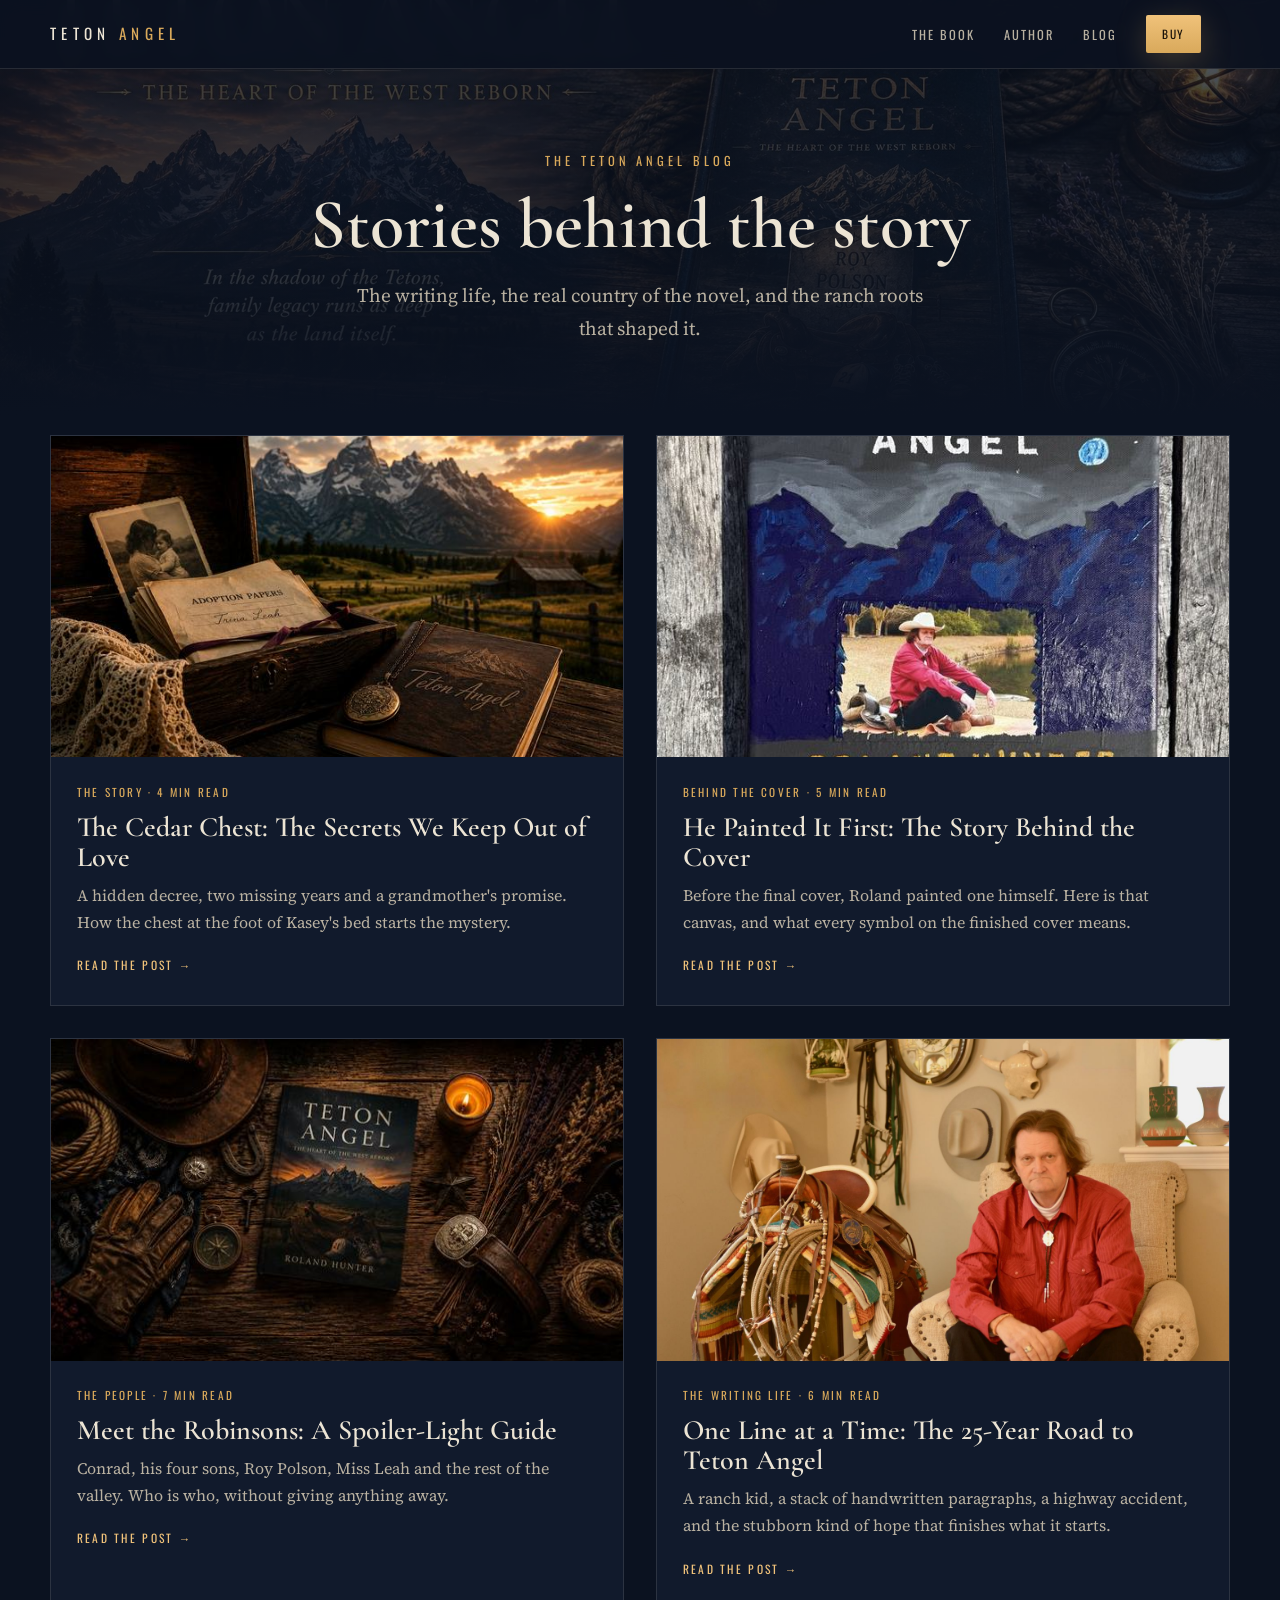
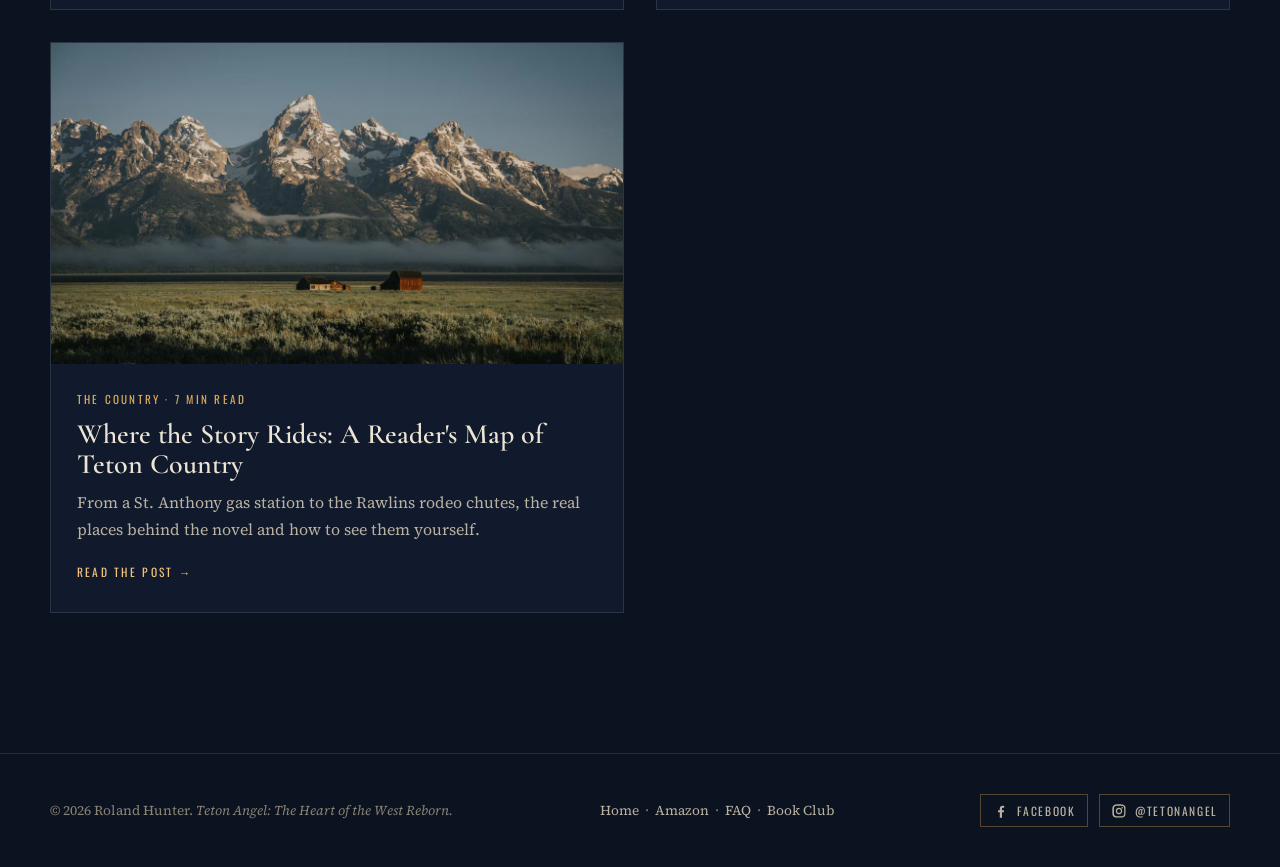
<file: blog/index.html>
<!doctype html>
<html lang="en">
<head>
<!-- Google tag (gtag.js) -->
<script async src="https://www.googletagmanager.com/gtag/js?id=G-FJXC0NQQK8"></script>
<script>
  window.dataLayer = window.dataLayer || [];
  function gtag(){dataLayer.push(arguments);}
  gtag('js', new Date());
  gtag('config', 'G-FJXC0NQQK8');
</script>
<meta charset="utf-8">
<meta name="viewport" content="width=device-width, initial-scale=1">
<title>Teton Angel Blog | Stories Behind the Novel by Roland Hunter</title>
<meta name="description" content="The Teton Angel blog: the writing life of author Roland Hunter, the real Teton country of the novel, and the ranch roots behind this Christian family mystery.">
<meta name="keywords" content="Teton Angel, Roland Hunter, Christian fiction, Christian family mystery novel, small town secrets, western family saga, ranch life novel, Grand Teton novel, Jackson Hole fiction, Idaho fiction, faith based fiction, clean Christian drama, adoption family secret story, Christian mystery and suspense">
<meta name="author" content="Roland Hunter">
<meta name="robots" content="index, follow, max-image-preview:large">
<meta name="theme-color" content="#0b1220">
<link rel="canonical" href="https://www.tetonangel.com/blog/">
<meta property="og:site_name" content="Teton Angel">
<meta property="og:locale" content="en_US">
<meta property="og:type" content="website">
<meta property="og:title" content="Teton Angel Blog | Stories Behind the Novel by Roland Hunter">
<meta property="og:description" content="The Teton Angel blog: the writing life of author Roland Hunter, the real Teton country of the novel, and the ranch roots behind this Christian family mystery.">
<meta property="og:url" content="https://www.tetonangel.com/blog/">
<meta property="og:image" content="https://www.tetonangel.com/assets/img/og-blog.jpg">
<meta property="og:image:width" content="1200">
<meta property="og:image:height" content="630">
<meta property="og:image:alt" content="Teton Angel hardcover with a cowboy hat, rope, lantern and compass">
<meta name="twitter:card" content="summary_large_image">
<meta name="twitter:title" content="Teton Angel Blog | Stories Behind the Novel by Roland Hunter">
<meta name="twitter:description" content="The Teton Angel blog: the writing life of author Roland Hunter, the real Teton country of the novel, and the ranch roots behind this Christian family mystery.">
<meta name="twitter:image" content="https://www.tetonangel.com/assets/img/og-blog.jpg">
<meta name="twitter:image:alt" content="Teton Angel hardcover with a cowboy hat, rope, lantern and compass">
<link rel="icon" type="image/png" href="../assets/img/icon.png">
<link rel="apple-touch-icon" href="../assets/img/icon.png">
<link rel="manifest" href="../site.webmanifest">
<link rel="sitemap" type="application/xml" href="https://www.tetonangel.com/sitemap.xml">
<script type="application/ld+json">
{
 "@context": "https://schema.org",
 "@graph": [
  {
   "@type": "WebSite",
   "@id": "https://www.tetonangel.com/#website",
   "url": "https://www.tetonangel.com/",
   "name": "Teton Angel",
   "inLanguage": "en",
   "about": {
    "@id": "https://www.tetonangel.com/#book"
   },
   "publisher": {
    "@id": "https://www.tetonangel.com/#roland-hunter"
   }
  },
  {
   "@type": "Person",
   "@id": "https://www.tetonangel.com/#roland-hunter",
   "name": "Roland Hunter",
   "url": "https://www.tetonangel.com/#author",
   "image": "https://www.tetonangel.com/assets/img/roland-hunter.jpg",
   "sameAs": [
    "https://www.facebook.com/profile.php?id=61595544849953",
    "https://www.instagram.com/tetonangel/"
   ],
   "description": "Ranch-raised author of the Christian family mystery Teton Angel: The Heart of the West Reborn."
  },
  {
   "@type": "Blog",
   "@id": "https://www.tetonangel.com/blog/#blog",
   "url": "https://www.tetonangel.com/blog/",
   "name": "The Teton Angel Blog",
   "inLanguage": "en",
   "author": {
    "@id": "https://www.tetonangel.com/#roland-hunter"
   },
   "about": {
    "@id": "https://www.tetonangel.com/#book"
   },
   "blogPost": [
    {
     "@id": "https://www.tetonangel.com/blog/the-cedar-chest.html#post"
    },
    {
     "@id": "https://www.tetonangel.com/blog/he-painted-it-first.html#post"
    },
    {
     "@id": "https://www.tetonangel.com/blog/meet-the-robinsons.html#post"
    },
    {
     "@id": "https://www.tetonangel.com/blog/one-line-at-a-time.html#post"
    },
    {
     "@id": "https://www.tetonangel.com/blog/where-the-story-rides.html#post"
    }
   ]
  },
  {
   "@type": "BreadcrumbList",
   "itemListElement": [
    {
     "@type": "ListItem",
     "position": 1,
     "name": "Home",
     "item": "https://www.tetonangel.com/"
    },
    {
     "@type": "ListItem",
     "position": 2,
     "name": "Blog",
     "item": "https://www.tetonangel.com/blog/"
    }
   ]
  }
 ]
}
</script>
<link rel="preconnect" href="https://fonts.googleapis.com">
<link rel="preconnect" href="https://fonts.gstatic.com" crossorigin>
<link href="https://fonts.googleapis.com/css2?family=Cormorant+Garamond:ital,wght@0,500;0,600;1,500&family=Oswald:wght@400;500&family=Source+Serif+4:ital,opsz,wght@0,8..60,400;0,8..60,600;1,8..60,400&display=swap" rel="stylesheet">
<link rel="stylesheet" href="../assets/site.css">
</head>
<body>

<nav class="nav always" id="nav">
  <div class="wrap">
    <a class="brand" href="../">Teton <span>Angel</span></a>
    <ul>
      <li class="hide-sm"><a href="../#book">The Book</a></li>
      <li class="hide-sm"><a href="../#author">Author</a></li>
      <li><a href="./">Blog</a></li>
      <li><a class="btn btn-gold" href="https://www.amazon.com/dp/B0GWW3YM25" target="_blank" rel="noopener">Buy</a></li>
    </ul>
  </div>
</nav>

<header class="page-head" style="background:linear-gradient(rgba(11,18,32,.7),rgba(11,18,32,.85) 70%,var(--night)),url('../assets/img/banner-book.jpg') center/cover no-repeat">
  <div class="wrap">
    <p class="eyebrow">The Teton Angel Blog</p>
    <h1>Stories behind the story</h1>
    <p class="lede" style="max-width:36rem;margin:0 auto">The writing life, the real country of the novel, and the ranch roots that shaped it.</p>
  </div>
</header>

<section style="padding-top:20px">
  <div class="wrap">
    <div class="cards" style="margin-top:0">
      <a class="card reveal" href="the-cedar-chest.html">
        <div class="thumb"><img src="../assets/img/thumbs/cedar-chest.jpg" alt="An open wooden chest holding old papers and a photograph, with the Tetons at sunset behind" loading="lazy"></div>
        <div class="body">
          <div class="meta">The Story &middot; 4 min read</div>
          <h3>The Cedar Chest: The Secrets We Keep Out of Love</h3>
          <p>A hidden decree, two missing years and a grandmother's promise. How the chest at the foot of Kasey's bed starts the mystery.</p>
          <div class="read">Read the post &rarr;</div>
        </div>
      </a>
      <a class="card reveal" href="he-painted-it-first.html">
        <div class="thumb"><img src="../assets/img/thumbs/handmade-cover.jpg" alt="Roland Hunter's hand-painted early cover for Teton Angel" loading="lazy"></div>
        <div class="body">
          <div class="meta">Behind the Cover &middot; 5 min read</div>
          <h3>He Painted It First: The Story Behind the Cover</h3>
          <p>Before the final cover, Roland painted one himself. Here is that canvas, and what every symbol on the finished cover means.</p>
          <div class="read">Read the post &rarr;</div>
        </div>
      </a>
      <a class="card reveal" href="meet-the-robinsons.html">
        <div class="thumb"><img src="../assets/img/thumbs/flatlay-wide.jpg" alt="Teton Angel hardcover on a rustic table with a cowboy hat, rope and lantern" loading="lazy"></div>
        <div class="body">
          <div class="meta">The People &middot; 7 min read</div>
          <h3>Meet the Robinsons: A Spoiler-Light Guide</h3>
          <p>Conrad, his four sons, Roy Polson, Miss Leah and the rest of the valley. Who is who, without giving anything away.</p>
          <div class="read">Read the post &rarr;</div>
        </div>
      </a>
      <a class="card reveal" href="one-line-at-a-time.html">
        <div class="thumb"><img src="../assets/img/roland-hunter-seated.jpg" alt="Roland Hunter seated among his saddles and tack"></div>
        <div class="body">
          <div class="meta">The Writing Life &middot; 6 min read</div>
          <h3>One Line at a Time: The 25-Year Road to Teton Angel</h3>
          <p>A ranch kid, a stack of handwritten paragraphs, a highway accident, and the stubborn kind of hope that finishes what it starts.</p>
          <div class="read">Read the post &rarr;</div>
        </div>
      </a>
      <a class="card reveal" href="where-the-story-rides.html">
        <div class="thumb"><img src="../assets/img/mormon-row.jpg" alt="The Grand Tetons at dawn with a barn in the sagebrush"></div>
        <div class="body">
          <div class="meta">The Country &middot; 7 min read</div>
          <h3>Where the Story Rides: A Reader's Map of Teton Country</h3>
          <p>From a St. Anthony gas station to the Rawlins rodeo chutes, the real places behind the novel and how to see them yourself.</p>
          <div class="read">Read the post &rarr;</div>
        </div>
      </a>
    </div>
  </div>
</section>

<footer>
  <div class="wrap">
    <div>&copy; <span id="yr">2026</span> Roland Hunter. <em>Teton Angel: The Heart of the West Reborn.</em></div>
    <div><a href="../">Home</a> &nbsp;&middot;&nbsp; <a href="https://www.amazon.com/dp/B0GWW3YM25" target="_blank" rel="noopener">Amazon</a> &nbsp;&middot;&nbsp; <a href="../faq.html">FAQ</a> &nbsp;&middot;&nbsp; <a href="../book-club.html">Book Club</a></div>
    <div class="social"><a href="https://www.facebook.com/profile.php?id=61595544849953" target="_blank" rel="noopener me" aria-label="Teton Angel on Facebook"><svg viewBox="0 0 24 24" aria-hidden="true"><path fill="currentColor" d="M13.5 22v-8h2.7l.4-3.2h-3.1V8.8c0-.9.3-1.5 1.6-1.5h1.7V4.4c-.3 0-1.3-.1-2.5-.1-2.4 0-4.1 1.5-4.1 4.2v2.3H7.5V14h2.7v8h3.3z"/></svg><span>Facebook</span></a><a href="https://www.instagram.com/tetonangel/" target="_blank" rel="noopener me" aria-label="Teton Angel on Instagram (@tetonangel)"><svg viewBox="0 0 24 24" aria-hidden="true"><path fill="currentColor" d="M12 7.3A4.7 4.7 0 1 0 12 16.7 4.7 4.7 0 0 0 12 7.3zm0 7.7a3 3 0 1 1 0-6 3 3 0 0 1 0 6zm6-7.9a1.1 1.1 0 1 1-2.2 0 1.1 1.1 0 0 1 2.2 0zM21.9 8c-.1-1.6-.4-3-1.6-4.2S17.6 2.2 16 2.1C14.4 2 9.6 2 8 2.1 6.4 2.2 5 2.5 3.8 3.7S2.2 6.4 2.1 8C2 9.6 2 14.4 2.1 16c.1 1.6.4 3 1.6 4.2s2.6 1.5 4.2 1.6c1.6.1 6.4.1 8 0 1.6-.1 3-.4 4.2-1.6s1.5-2.6 1.6-4.2c.1-1.6.1-6.4 0-8zm-2.1 9.7a3.3 3.3 0 0 1-1.8 1.8c-1.3.5-4.3.4-5.7.4s-4.4.1-5.7-.4a3.3 3.3 0 0 1-1.8-1.8c-.5-1.3-.4-4.3-.4-5.7s-.1-4.4.4-5.7A3.3 3.3 0 0 1 6.3 4.5C7.6 4 10.6 4.1 12 4.1s4.4-.1 5.7.4a3.3 3.3 0 0 1 1.8 1.8c.5 1.3.4 4.3.4 5.7s.1 4.4-.4 5.7z"/></svg><span>@tetonangel</span></a></div>
  </div>
</footer>
<script src="../assets/site.js"></script>
</body>
</html>
</file>
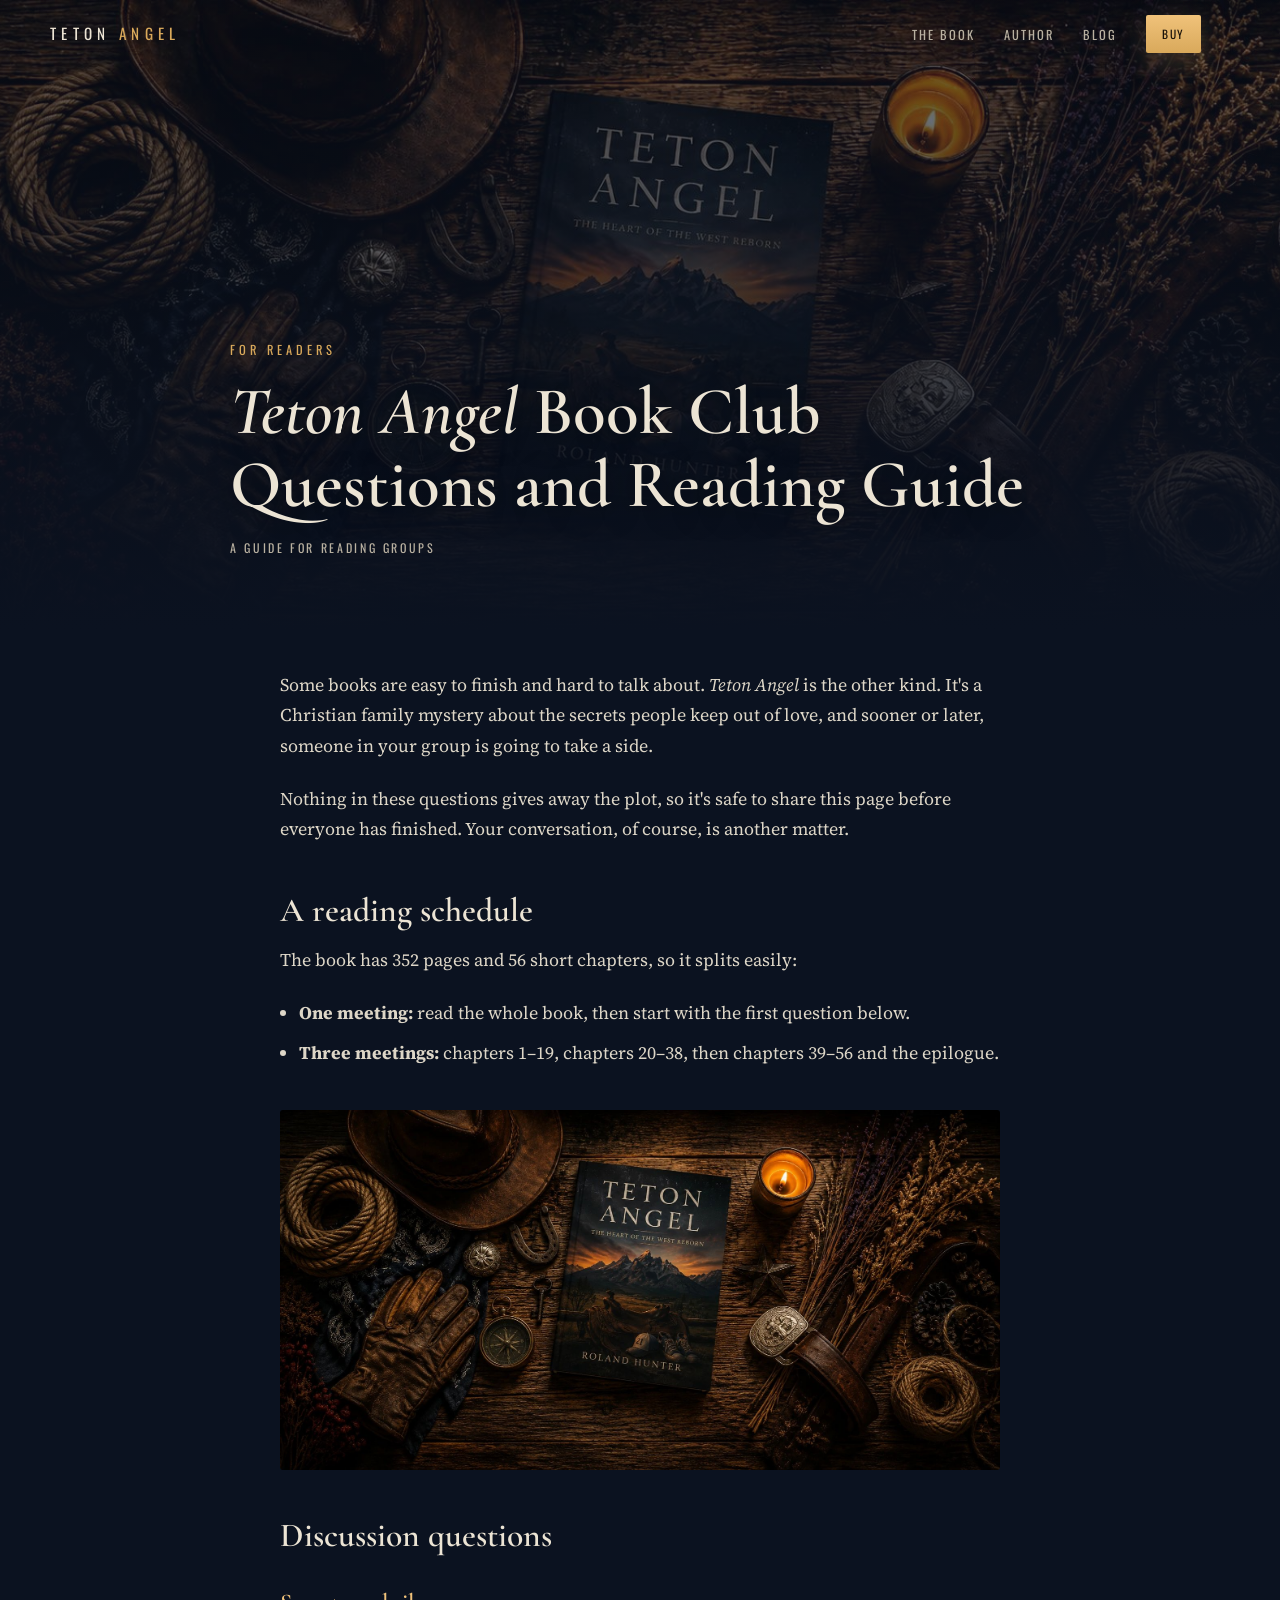
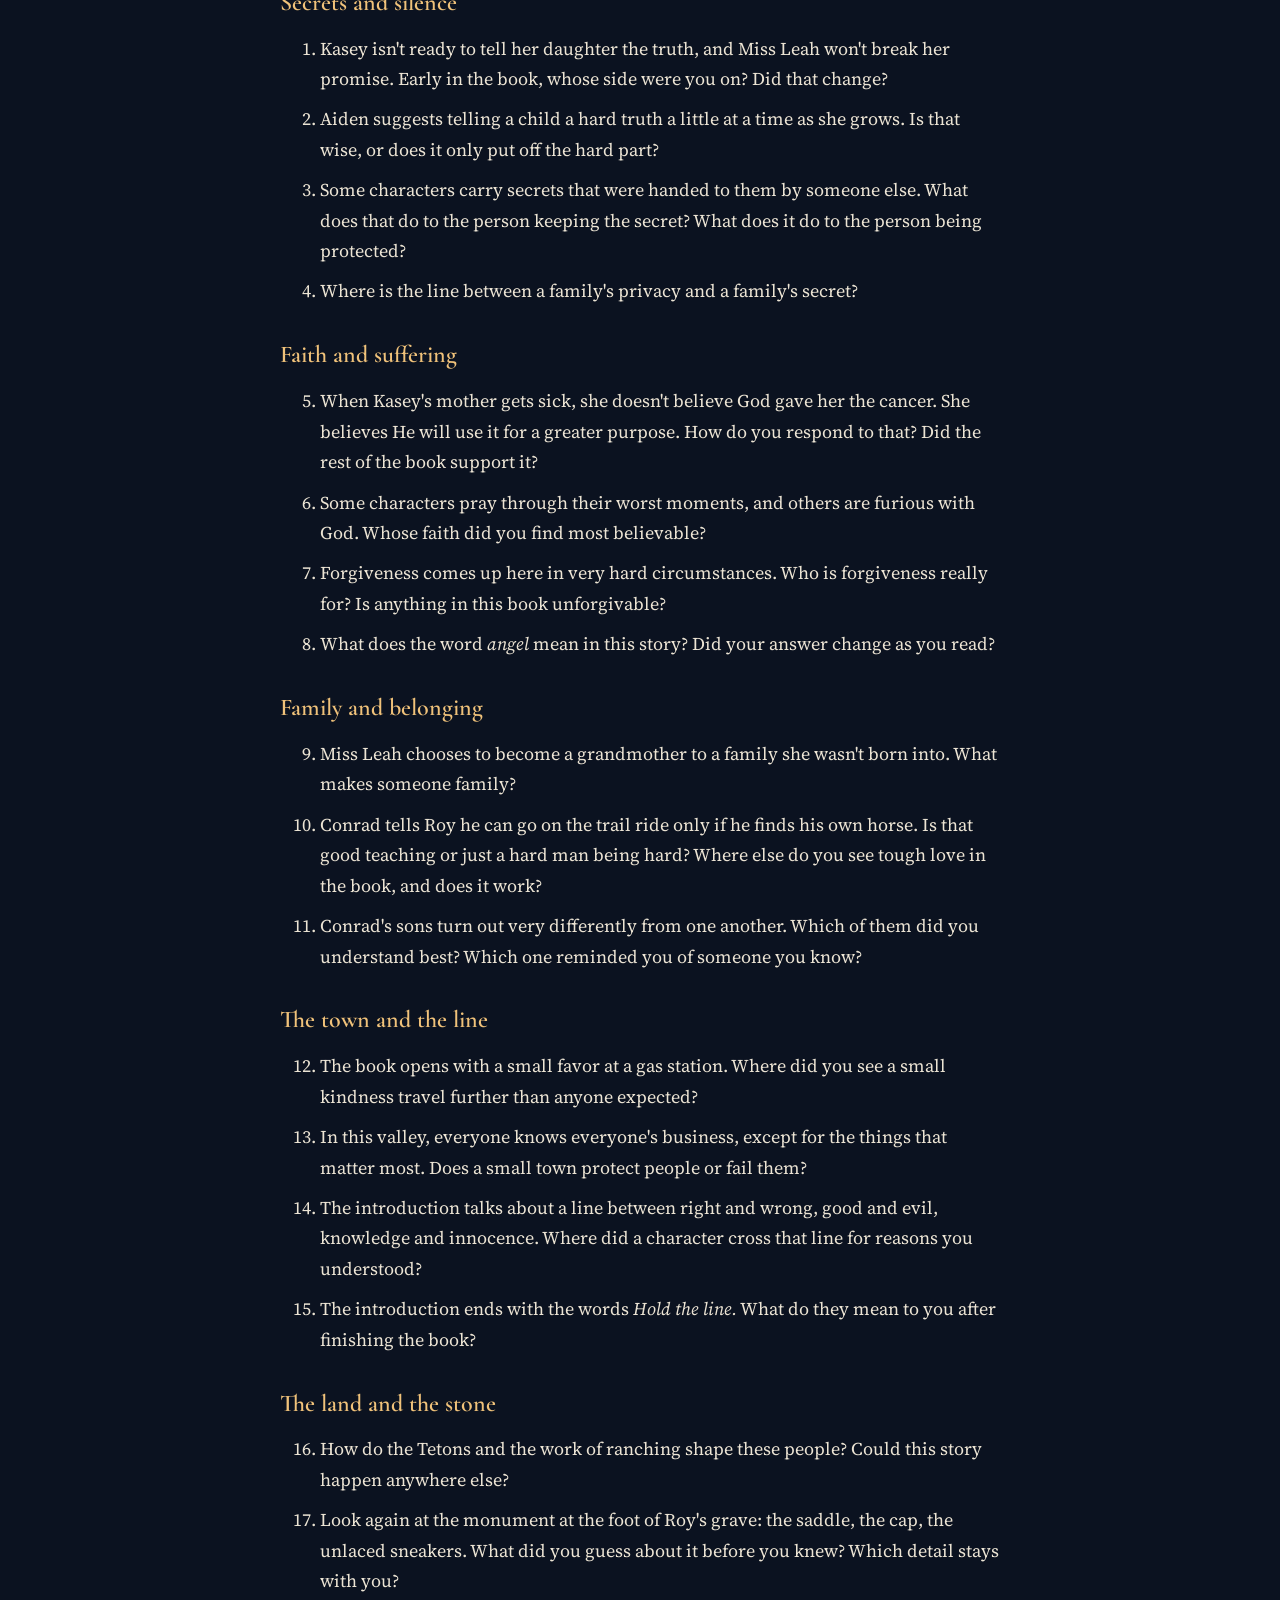
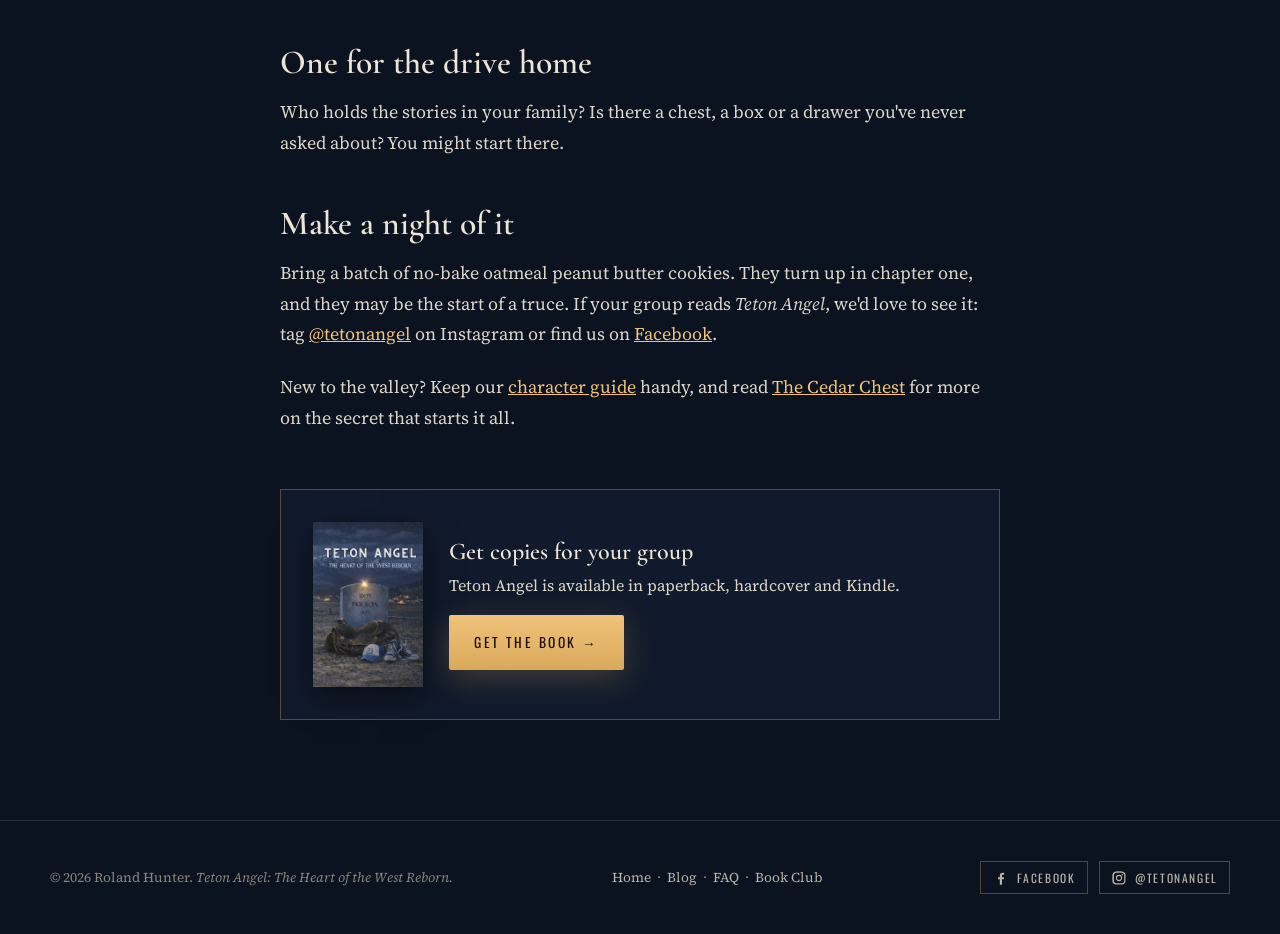
<file: book-club.html>
<!doctype html>
<html lang="en">
<head>
<!-- Google tag (gtag.js) -->
<script async src="https://www.googletagmanager.com/gtag/js?id=G-FJXC0NQQK8"></script>
<script>
  window.dataLayer = window.dataLayer || [];
  function gtag(){dataLayer.push(arguments);}
  gtag('js', new Date());
  gtag('config', 'G-FJXC0NQQK8');
</script>
<meta charset="utf-8">
<meta name="viewport" content="width=device-width, initial-scale=1">
<title>Teton Angel Book Club Questions and Reading Guide</title>
<meta name="description" content="Spoiler-free book club questions for Teton Angel, a Christian family mystery, on secrets, faith, family and forgiveness, plus a reading schedule for your group.">
<meta name="keywords" content="Teton Angel book club, book club questions, Christian fiction book club questions, Christian book club books, family secrets book club, discussion questions, reading guide, Roland Hunter">
<meta name="author" content="Roland Hunter">
<meta name="robots" content="index, follow, max-image-preview:large">
<meta name="theme-color" content="#0b1220">
<link rel="canonical" href="https://www.tetonangel.com/book-club.html">
<meta property="og:site_name" content="Teton Angel">
<meta property="og:locale" content="en_US">
<meta property="og:type" content="article">
<meta property="og:title" content="Teton Angel Book Club Questions and Reading Guide">
<meta property="og:description" content="Spoiler-free book club questions for Teton Angel, a Christian family mystery, on secrets, faith, family and forgiveness, plus a reading schedule for your group.">
<meta property="og:url" content="https://www.tetonangel.com/book-club.html">
<meta property="og:image" content="https://www.tetonangel.com/assets/img/og-book-club.jpg">
<meta property="og:image:width" content="1200">
<meta property="og:image:height" content="630">
<meta property="og:image:alt" content="Teton Angel on a rustic wooden table with a cowboy hat, work gloves, rope, a lantern, a compass and a lit candle">
<meta property="article:published_time" content="2026-11-07">
<meta property="article:modified_time" content="2026-11-07">
<meta property="article:author" content="Roland Hunter">
<meta property="article:section" content="For Readers">
<meta property="article:tag" content="Teton Angel">
<meta property="article:tag" content="Book Covers">
<meta property="article:tag" content="Christian Fiction">
<meta property="article:tag" content="Indie Authors">
<meta name="twitter:card" content="summary_large_image">
<meta name="twitter:title" content="Teton Angel Book Club Questions and Reading Guide">
<meta name="twitter:description" content="Spoiler-free book club questions for Teton Angel, a Christian family mystery, on secrets, faith, family and forgiveness, plus a reading schedule for your group.">
<meta name="twitter:image" content="https://www.tetonangel.com/assets/img/og-book-club.jpg">
<meta name="twitter:image:alt" content="Teton Angel on a rustic wooden table with a cowboy hat, work gloves, rope, a lantern, a compass and a lit candle">
<link rel="icon" type="image/png" href="assets/img/icon.png">
<link rel="apple-touch-icon" href="assets/img/icon.png">
<link rel="manifest" href="site.webmanifest">
<link rel="sitemap" type="application/xml" href="https://www.tetonangel.com/sitemap.xml">
<script type="application/ld+json">
{
 "@context": "https://schema.org",
 "@graph": [
  {
   "@type": "Person",
   "@id": "https://www.tetonangel.com/#roland-hunter",
   "name": "Roland Hunter",
   "url": "https://www.tetonangel.com/#author",
   "image": "https://www.tetonangel.com/assets/img/roland-hunter.jpg",
   "sameAs": [
    "https://www.facebook.com/profile.php?id=61595544849953",
    "https://www.instagram.com/tetonangel/"
   ],
   "description": "Ranch-raised author of the Christian family mystery Teton Angel: The Heart of the West Reborn."
  },
  {
   "@type": "Article",
   "@id": "https://www.tetonangel.com/book-club.html#guide",
   "mainEntityOfPage": "https://www.tetonangel.com/book-club.html",
   "headline": "Teton Angel Book Club Questions and Reading Guide",
   "description": "Spoiler-free book club questions for Teton Angel, a Christian family mystery, on secrets, faith, family and forgiveness, plus a reading schedule for your group.",
   "image": "https://www.tetonangel.com/assets/img/og-book-club.jpg",
   "datePublished": "2026-11-07",
   "dateModified": "2026-11-07",
   "author": {
    "@id": "https://www.tetonangel.com/#roland-hunter"
   },
   "publisher": {
    "@id": "https://www.tetonangel.com/#roland-hunter"
   },
   "about": {
    "@id": "https://www.tetonangel.com/#book"
   },
   "inLanguage": "en",
   "articleSection": "For Readers",
   "wordCount": 705
  },
  {
   "@type": "BreadcrumbList",
   "itemListElement": [
    {
     "@type": "ListItem",
     "position": 1,
     "name": "Home",
     "item": "https://www.tetonangel.com/"
    },
    {
     "@type": "ListItem",
     "position": 2,
     "name": "Book Club Guide",
     "item": "https://www.tetonangel.com/book-club.html"
    }
   ]
  }
 ]
}
</script>
<link rel="preconnect" href="https://fonts.googleapis.com">
<link rel="preconnect" href="https://fonts.gstatic.com" crossorigin>
<link href="https://fonts.googleapis.com/css2?family=Cormorant+Garamond:ital,wght@0,500;0,600;1,500&family=Oswald:wght@400;500&family=Source+Serif+4:ital,opsz,wght@0,8..60,400;0,8..60,600;1,8..60,400&display=swap" rel="stylesheet">
<link rel="stylesheet" href="assets/site.css">
</head>
<body>

<nav class="nav" id="nav">
  <div class="wrap">
    <a class="brand" href="./">Teton <span>Angel</span></a>
    <ul>
      <li class="hide-sm"><a href="./#book">The Book</a></li>
      <li class="hide-sm"><a href="./#author">Author</a></li>
      <li><a href="blog/">Blog</a></li>
      <li><a class="btn btn-gold" href="https://www.amazon.com/dp/B0GWW3YM25" target="_blank" rel="noopener">Buy</a></li>
    </ul>
  </div>
</nav>

<header class="post-hero post-hero-painted" style="background-image:url('assets/img/flatlay-panorama.jpg');background-position:center 15%">
  <div class="wrap">
    <p class="eyebrow">For Readers</p>
    <h1><em>Teton Angel</em> Book Club Questions and Reading Guide</h1>
    <p class="meta">A guide for reading groups</p>
  </div>
</header>

<article class="post">
  <div class="wrap">
    <p>Some books are easy to finish and hard to talk about. <em>Teton Angel</em> is the other kind. It's a Christian family mystery about the secrets people keep out of love, and sooner or later, someone in your group is going to take a side.</p>

    <p>Nothing in these questions gives away the plot, so it's safe to share this page before everyone has finished. Your conversation, of course, is another matter.</p>

    <h2>A reading schedule</h2>

    <p>The book has 352 pages and 56 short chapters, so it splits easily:</p>

    <ul>
      <li><strong>One meeting:</strong> read the whole book, then start with the first question below.</li>
      <li><strong>Three meetings:</strong> chapters 1&ndash;19, chapters 20&ndash;38, then chapters 39&ndash;56 and the epilogue.</li>
    </ul>

    <figure>
      <img src="assets/img/flatlay-wide.jpg" alt="Teton Angel on a rustic wooden table with a cowboy hat, rope, a lantern and a compass" loading="lazy" width="1774" height="887">
    </figure>

    <h2>Discussion questions</h2>

    <h3>Secrets and silence</h3>

    <ol start="1">
      <li>Kasey isn't ready to tell her daughter the truth, and Miss Leah won't break her promise. Early in the book, whose side were you on? Did that change?</li>
      <li>Aiden suggests telling a child a hard truth a little at a time as she grows. Is that wise, or does it only put off the hard part?</li>
      <li>Some characters carry secrets that were handed to them by someone else. What does that do to the person keeping the secret? What does it do to the person being protected?</li>
      <li>Where is the line between a family's privacy and a family's secret?</li>
    </ol>

    <h3>Faith and suffering</h3>

    <ol start="5">
      <li>When Kasey's mother gets sick, she doesn't believe God gave her the cancer. She believes He will use it for a greater purpose. How do you respond to that? Did the rest of the book support it?</li>
      <li>Some characters pray through their worst moments, and others are furious with God. Whose faith did you find most believable?</li>
      <li>Forgiveness comes up here in very hard circumstances. Who is forgiveness really for? Is anything in this book unforgivable?</li>
      <li>What does the word <em>angel</em> mean in this story? Did your answer change as you read?</li>
    </ol>

    <h3>Family and belonging</h3>

    <ol start="9">
      <li>Miss Leah chooses to become a grandmother to a family she wasn't born into. What makes someone family?</li>
      <li>Conrad tells Roy he can go on the trail ride only if he finds his own horse. Is that good teaching or just a hard man being hard? Where else do you see tough love in the book, and does it work?</li>
      <li>Conrad's sons turn out very differently from one another. Which of them did you understand best? Which one reminded you of someone you know?</li>
    </ol>

    <h3>The town and the line</h3>

    <ol start="12">
      <li>The book opens with a small favor at a gas station. Where did you see a small kindness travel further than anyone expected?</li>
      <li>In this valley, everyone knows everyone's business, except for the things that matter most. Does a small town protect people or fail them?</li>
      <li>The introduction talks about a line between right and wrong, good and evil, knowledge and innocence. Where did a character cross that line for reasons you understood?</li>
      <li>The introduction ends with the words <em>Hold the line.</em> What do they mean to you after finishing the book?</li>
    </ol>

    <h3>The land and the stone</h3>

    <ol start="16">
      <li>How do the Tetons and the work of ranching shape these people? Could this story happen anywhere else?</li>
      <li>Look again at the monument at the foot of Roy's grave: the saddle, the cap, the unlaced sneakers. What did you guess about it before you knew? Which detail stays with you?</li>
    </ol>

    <h2>One for the drive home</h2>

    <p>Who holds the stories in your family? Is there a chest, a box or a drawer you've never asked about? You might start there.</p>

    <h2>Make a night of it</h2>

    <p>Bring a batch of no-bake oatmeal peanut butter cookies. They turn up in chapter one, and they may be the start of a truce. If your group reads <em>Teton Angel</em>, we'd love to see it: tag <a href="https://www.instagram.com/tetonangel/" target="_blank" rel="noopener">@tetonangel</a> on Instagram or find us on <a href="https://www.facebook.com/profile.php?id=61595544849953" target="_blank" rel="noopener">Facebook</a>.</p>

    <p>New to the valley? Keep our <a href="blog/meet-the-robinsons.html">character guide</a> handy, and read <a href="blog/the-cedar-chest.html">The Cedar Chest</a> for more on the secret that starts it all.</p>

    <div class="post-cta">
      <img src="assets/img/cover.jpg" alt="Teton Angel cover">
      <div>
        <h3>Get copies for your group</h3>
        <p>Teton Angel is available in paperback, hardcover and Kindle.</p>
        <a class="btn btn-gold" href="https://www.amazon.com/dp/B0GWW3YM25" target="_blank" rel="noopener">Get the book &rarr;</a>
      </div>
    </div>
  </div>
</article>

<footer>
  <div class="wrap">
    <div>&copy; <span id="yr">2026</span> Roland Hunter. <em>Teton Angel: The Heart of the West Reborn.</em></div>
    <div><a href="./">Home</a> &nbsp;&middot;&nbsp; <a href="blog/">Blog</a> &nbsp;&middot;&nbsp; <a href="faq.html">FAQ</a> &nbsp;&middot;&nbsp; <a href="book-club.html">Book Club</a></div>
    <div class="social"><a href="https://www.facebook.com/profile.php?id=61595544849953" target="_blank" rel="noopener me" aria-label="Teton Angel on Facebook"><svg viewBox="0 0 24 24" aria-hidden="true"><path fill="currentColor" d="M13.5 22v-8h2.7l.4-3.2h-3.1V8.8c0-.9.3-1.5 1.6-1.5h1.7V4.4c-.3 0-1.3-.1-2.5-.1-2.4 0-4.1 1.5-4.1 4.2v2.3H7.5V14h2.7v8h3.3z"/></svg><span>Facebook</span></a><a href="https://www.instagram.com/tetonangel/" target="_blank" rel="noopener me" aria-label="Teton Angel on Instagram (@tetonangel)"><svg viewBox="0 0 24 24" aria-hidden="true"><path fill="currentColor" d="M12 7.3A4.7 4.7 0 1 0 12 16.7 4.7 4.7 0 0 0 12 7.3zm0 7.7a3 3 0 1 1 0-6 3 3 0 0 1 0 6zm6-7.9a1.1 1.1 0 1 1-2.2 0 1.1 1.1 0 0 1 2.2 0zM21.9 8c-.1-1.6-.4-3-1.6-4.2S17.6 2.2 16 2.1C14.4 2 9.6 2 8 2.1 6.4 2.2 5 2.5 3.8 3.7S2.2 6.4 2.1 8C2 9.6 2 14.4 2.1 16c.1 1.6.4 3 1.6 4.2s2.6 1.5 4.2 1.6c1.6.1 6.4.1 8 0 1.6-.1 3-.4 4.2-1.6s1.5-2.6 1.6-4.2c.1-1.6.1-6.4 0-8zm-2.1 9.7a3.3 3.3 0 0 1-1.8 1.8c-1.3.5-4.3.4-5.7.4s-4.4.1-5.7-.4a3.3 3.3 0 0 1-1.8-1.8c-.5-1.3-.4-4.3-.4-5.7s-.1-4.4.4-5.7A3.3 3.3 0 0 1 6.3 4.5C7.6 4 10.6 4.1 12 4.1s4.4-.1 5.7.4a3.3 3.3 0 0 1 1.8 1.8c.5 1.3.4 4.3.4 5.7s.1 4.4-.4 5.7z"/></svg><span>@tetonangel</span></a></div>
  </div>
</footer>
<script src="assets/site.js"></script>
</body>
</html>
</file>
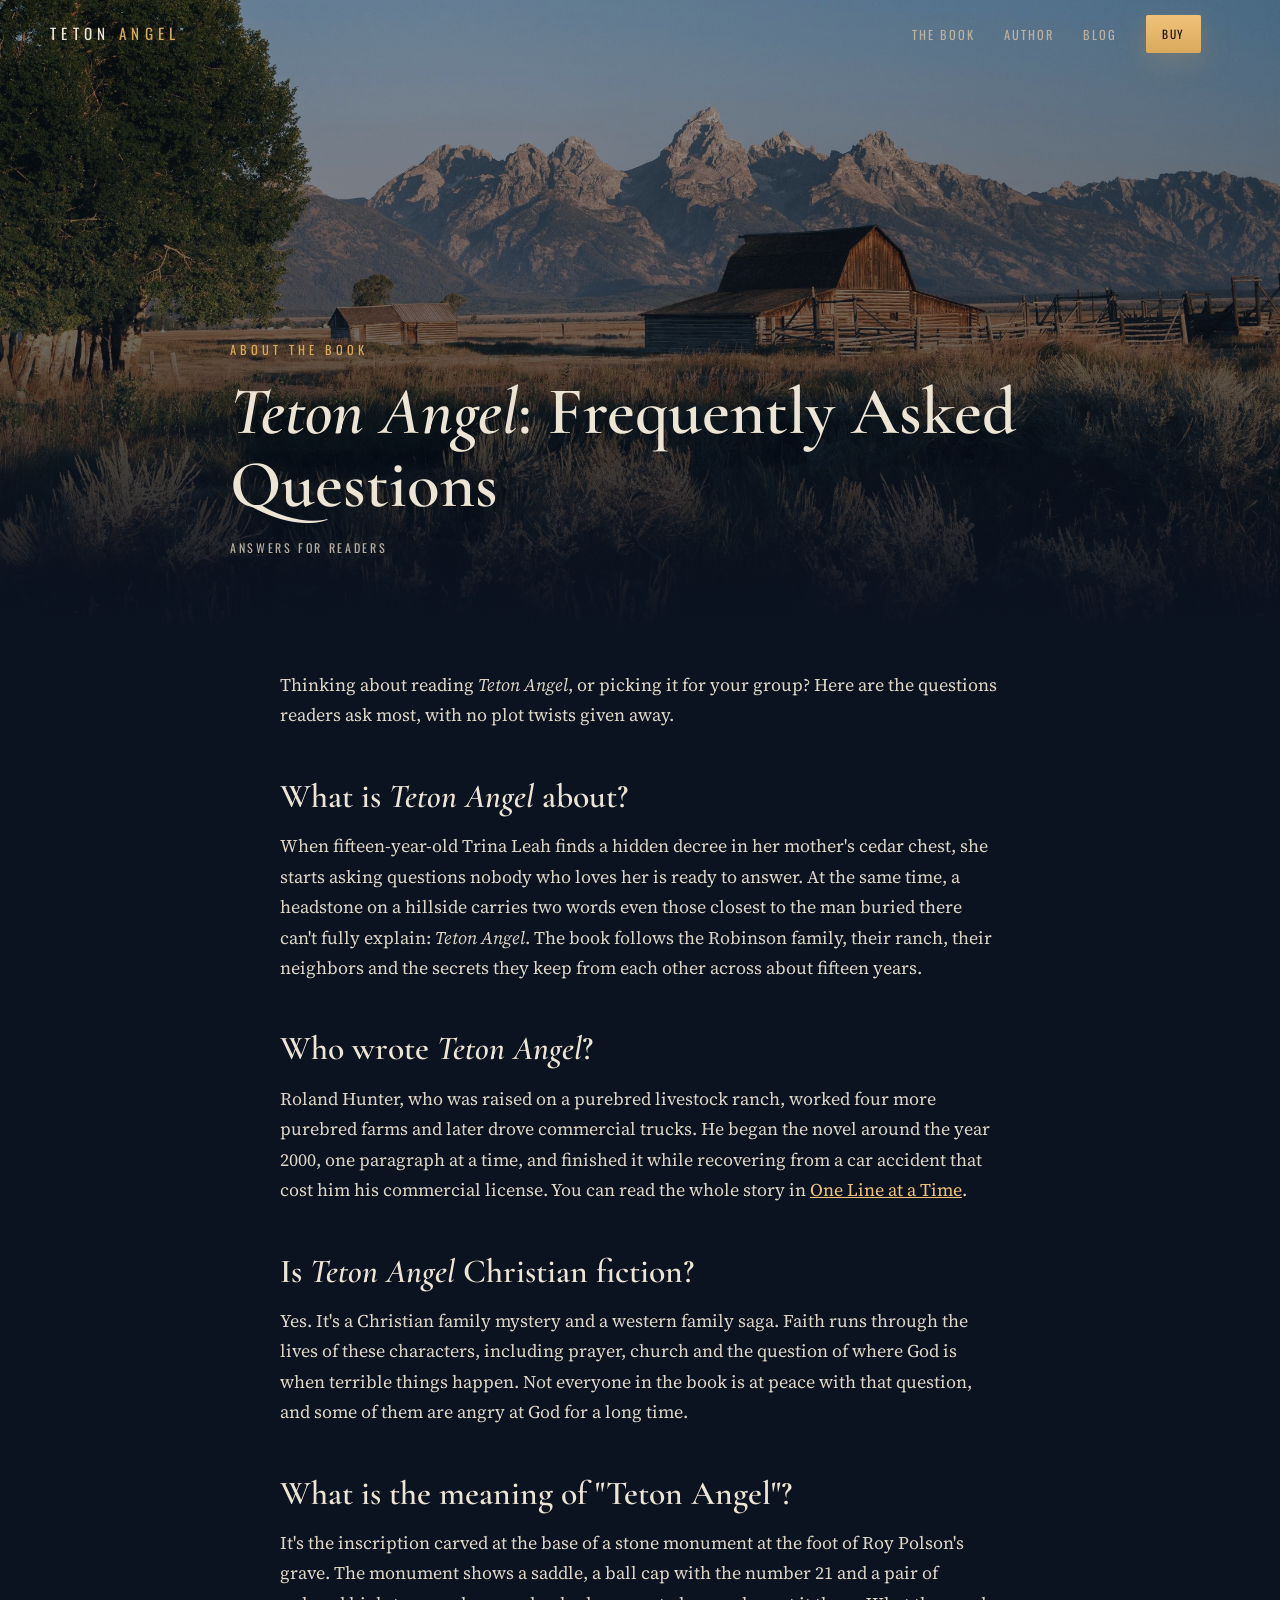
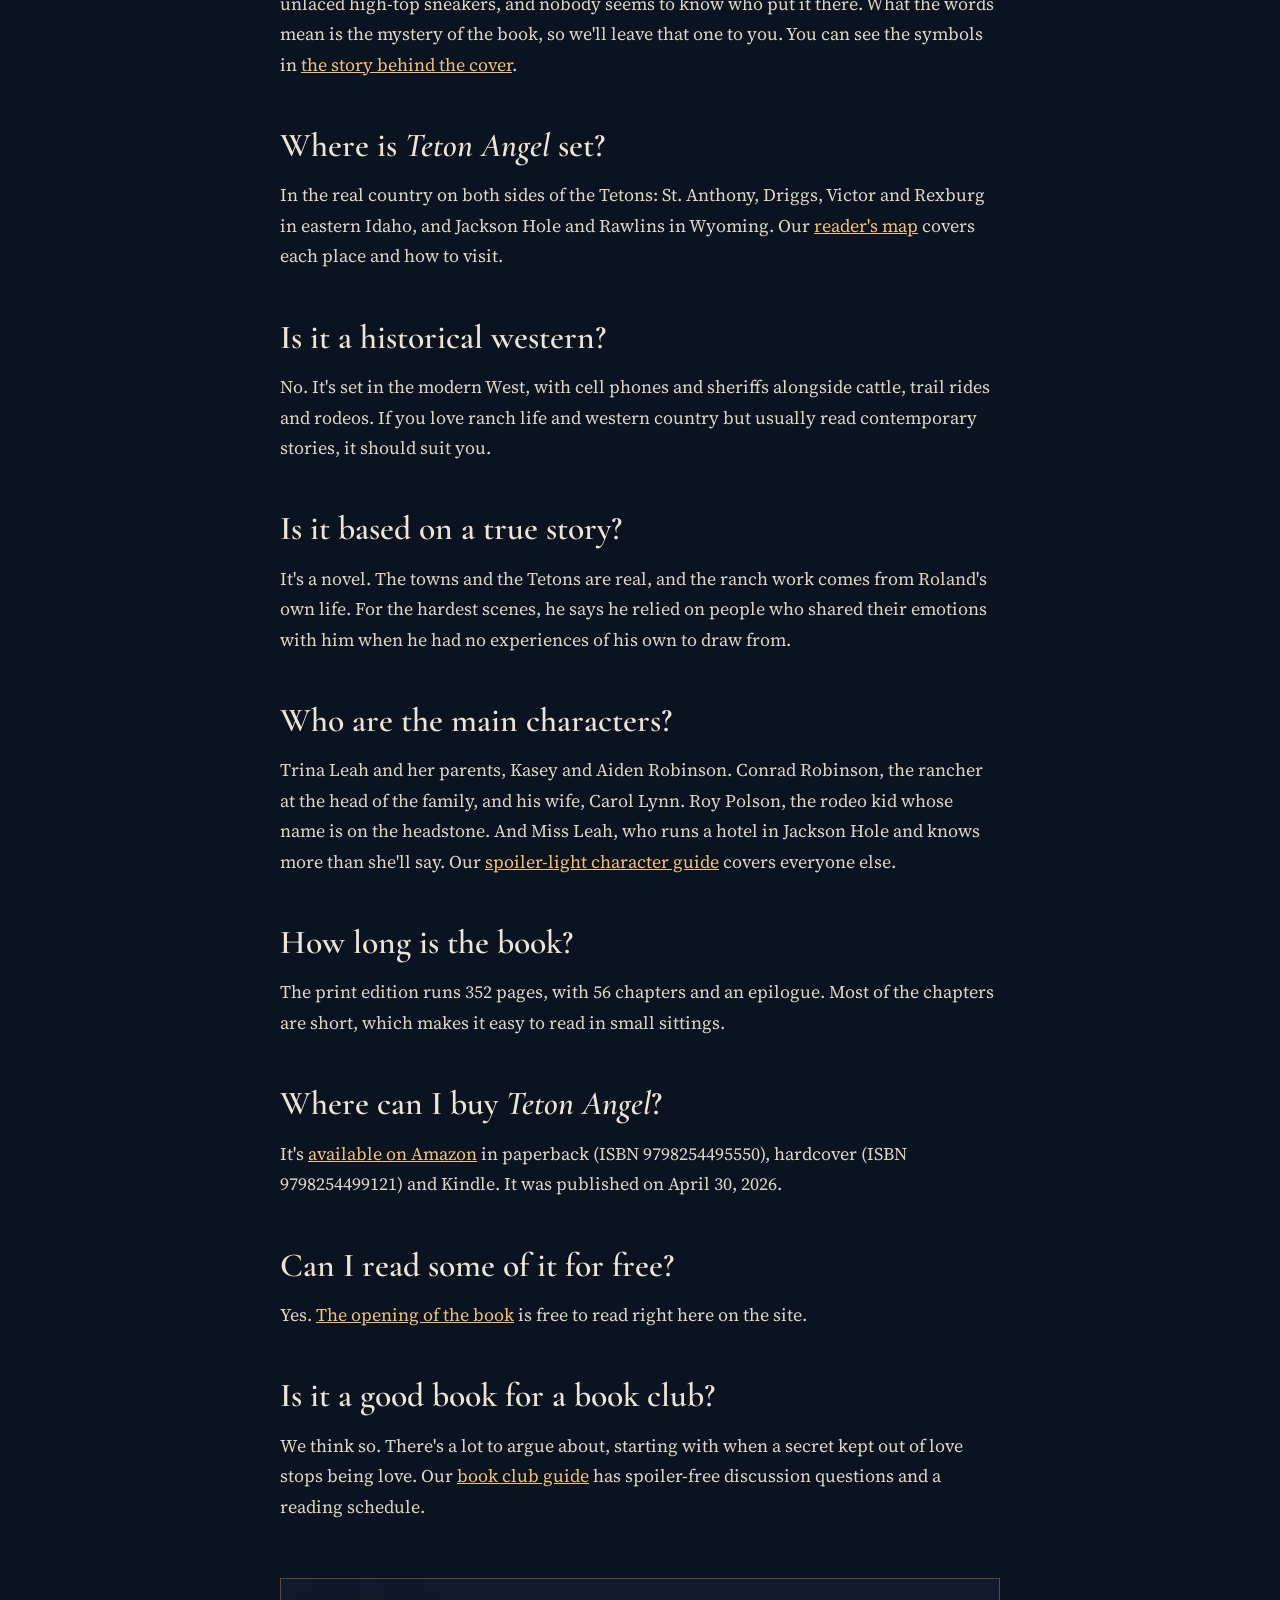
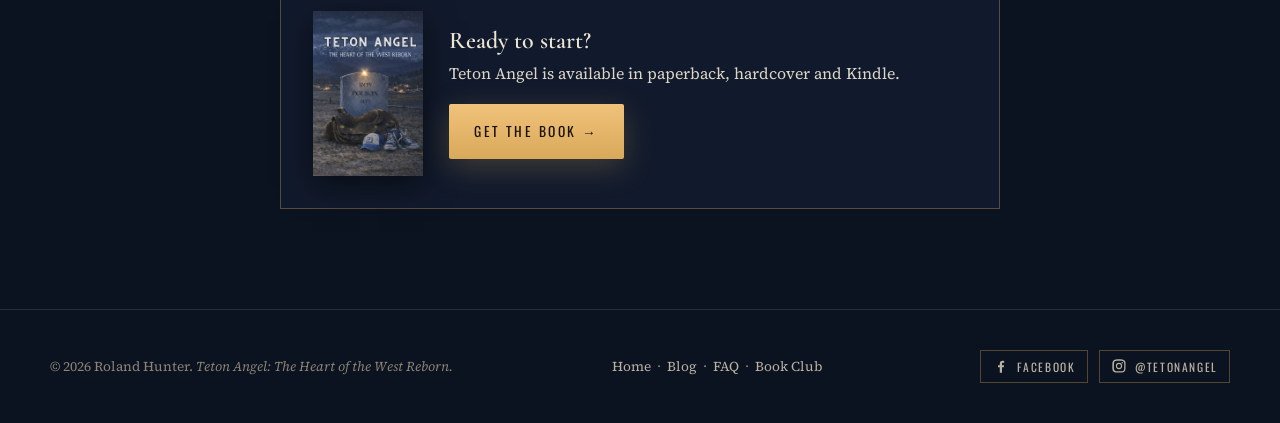
<file: faq.html>
<!doctype html>
<html lang="en">
<head>
<!-- Google tag (gtag.js) -->
<script async src="https://www.googletagmanager.com/gtag/js?id=G-FJXC0NQQK8"></script>
<script>
  window.dataLayer = window.dataLayer || [];
  function gtag(){dataLayer.push(arguments);}
  gtag('js', new Date());
  gtag('config', 'G-FJXC0NQQK8');
</script>
<meta charset="utf-8">
<meta name="viewport" content="width=device-width, initial-scale=1">
<title>Teton Angel FAQ: Plot, Genre, Setting and Where to Buy</title>
<meta name="description" content="Answers about Teton Angel by Roland Hunter: what the Christian family mystery is about, where it's set, how long it is and where to buy it.">
<meta name="keywords" content="Teton Angel, what is Teton Angel about, Teton Angel book, Teton Angel meaning, Roland Hunter, Christian family mystery, western family saga">
<meta name="author" content="Roland Hunter">
<meta name="robots" content="index, follow, max-image-preview:large">
<meta name="theme-color" content="#0b1220">
<link rel="canonical" href="https://www.tetonangel.com/faq.html">
<meta property="og:site_name" content="Teton Angel">
<meta property="og:locale" content="en_US">
<meta property="og:type" content="article">
<meta property="og:title" content="Teton Angel: Frequently Asked Questions">
<meta property="og:description" content="Answers about Teton Angel by Roland Hunter: what the Christian family mystery is about, where it's set, how long it is and where to buy it.">
<meta property="og:url" content="https://www.tetonangel.com/faq.html">
<meta property="og:image" content="https://www.tetonangel.com/assets/img/og-blog.jpg">
<meta property="og:image:width" content="1200">
<meta property="og:image:height" content="630">
<meta property="og:image:alt" content="Teton Angel hardcover with a cowboy hat, rope, lantern and compass">
<meta property="article:published_time" content="2026-11-07">
<meta property="article:modified_time" content="2026-11-07">
<meta property="article:author" content="Roland Hunter">
<meta property="article:section" content="About the Book">
<meta property="article:tag" content="Teton Angel">
<meta property="article:tag" content="Book Covers">
<meta property="article:tag" content="Christian Fiction">
<meta property="article:tag" content="Indie Authors">
<meta name="twitter:card" content="summary_large_image">
<meta name="twitter:title" content="Teton Angel: Frequently Asked Questions">
<meta name="twitter:description" content="Answers about Teton Angel by Roland Hunter: what the Christian family mystery is about, where it's set, how long it is and where to buy it.">
<meta name="twitter:image" content="https://www.tetonangel.com/assets/img/og-blog.jpg">
<meta name="twitter:image:alt" content="Teton Angel hardcover with a cowboy hat, rope, lantern and compass">
<link rel="icon" type="image/png" href="assets/img/icon.png">
<link rel="apple-touch-icon" href="assets/img/icon.png">
<link rel="manifest" href="site.webmanifest">
<link rel="sitemap" type="application/xml" href="https://www.tetonangel.com/sitemap.xml">
<script type="application/ld+json">
{
 "@context": "https://schema.org",
 "@graph": [
  {
   "@type": "Person",
   "@id": "https://www.tetonangel.com/#roland-hunter",
   "name": "Roland Hunter",
   "url": "https://www.tetonangel.com/#author",
   "image": "https://www.tetonangel.com/assets/img/roland-hunter.jpg",
   "sameAs": [
    "https://www.facebook.com/profile.php?id=61595544849953",
    "https://www.instagram.com/tetonangel/"
   ],
   "description": "Ranch-raised author of the Christian family mystery Teton Angel: The Heart of the West Reborn."
  },
  {
   "@type": "FAQPage",
   "@id": "https://www.tetonangel.com/faq.html#faq",
   "url": "https://www.tetonangel.com/faq.html",
   "name": "Teton Angel: Frequently Asked Questions",
   "inLanguage": "en",
   "about": {
    "@id": "https://www.tetonangel.com/#book"
   },
   "mainEntity": [
    {
     "@type": "Question",
     "name": "What is Teton Angel about?",
     "acceptedAnswer": {
      "@type": "Answer",
      "text": "When fifteen-year-old Trina Leah finds a hidden decree in her mother's cedar chest, she starts asking questions nobody who loves her is ready to answer. At the same time, a headstone on a hillside carries two words even those closest to the man buried there can't fully explain: Teton Angel. The book follows the Robinson family, their ranch, their neighbors and the secrets they keep from each other across about fifteen years."
     }
    },
    {
     "@type": "Question",
     "name": "Who wrote Teton Angel?",
     "acceptedAnswer": {
      "@type": "Answer",
      "text": "Roland Hunter, who was raised on a purebred livestock ranch, worked four more purebred farms and later drove commercial trucks. He began the novel around the year 2000, one paragraph at a time, and finished it while recovering from a car accident that cost him his commercial license. You can read the whole story in One Line at a Time."
     }
    },
    {
     "@type": "Question",
     "name": "Is Teton Angel Christian fiction?",
     "acceptedAnswer": {
      "@type": "Answer",
      "text": "Yes. It's a Christian family mystery and a western family saga. Faith runs through the lives of these characters, including prayer, church and the question of where God is when terrible things happen. Not everyone in the book is at peace with that question, and some of them are angry at God for a long time."
     }
    },
    {
     "@type": "Question",
     "name": "What is the meaning of \"Teton Angel\"?",
     "acceptedAnswer": {
      "@type": "Answer",
      "text": "It's the inscription carved at the base of a stone monument at the foot of Roy Polson's grave. The monument shows a saddle, a ball cap with the number 21 and a pair of unlaced high-top sneakers, and nobody seems to know who put it there. What the words mean is the mystery of the book, so we'll leave that one to you. You can see the symbols in the story behind the cover."
     }
    },
    {
     "@type": "Question",
     "name": "Where is Teton Angel set?",
     "acceptedAnswer": {
      "@type": "Answer",
      "text": "In the real country on both sides of the Tetons: St. Anthony, Driggs, Victor and Rexburg in eastern Idaho, and Jackson Hole and Rawlins in Wyoming. Our reader's map covers each place and how to visit."
     }
    },
    {
     "@type": "Question",
     "name": "Is it a historical western?",
     "acceptedAnswer": {
      "@type": "Answer",
      "text": "No. It's set in the modern West, with cell phones and sheriffs alongside cattle, trail rides and rodeos. If you love ranch life and western country but usually read contemporary stories, it should suit you."
     }
    },
    {
     "@type": "Question",
     "name": "Is it based on a true story?",
     "acceptedAnswer": {
      "@type": "Answer",
      "text": "It's a novel. The towns and the Tetons are real, and the ranch work comes from Roland's own life. For the hardest scenes, he says he relied on people who shared their emotions with him when he had no experiences of his own to draw from."
     }
    },
    {
     "@type": "Question",
     "name": "Who are the main characters?",
     "acceptedAnswer": {
      "@type": "Answer",
      "text": "Trina Leah and her parents, Kasey and Aiden Robinson. Conrad Robinson, the rancher at the head of the family, and his wife, Carol Lynn. Roy Polson, the rodeo kid whose name is on the headstone. And Miss Leah, who runs a hotel in Jackson Hole and knows more than she'll say. Our spoiler-light character guide covers everyone else."
     }
    },
    {
     "@type": "Question",
     "name": "How long is the book?",
     "acceptedAnswer": {
      "@type": "Answer",
      "text": "The print edition runs 352 pages, with 56 chapters and an epilogue. Most of the chapters are short, which makes it easy to read in small sittings."
     }
    },
    {
     "@type": "Question",
     "name": "Where can I buy Teton Angel?",
     "acceptedAnswer": {
      "@type": "Answer",
      "text": "It's available on Amazon in paperback (ISBN 9798254495550), hardcover (ISBN 9798254499121) and Kindle. It was published on April 30, 2026."
     }
    },
    {
     "@type": "Question",
     "name": "Can I read some of it for free?",
     "acceptedAnswer": {
      "@type": "Answer",
      "text": "Yes. The opening of the book is free to read right here on the site."
     }
    },
    {
     "@type": "Question",
     "name": "Is it a good book for a book club?",
     "acceptedAnswer": {
      "@type": "Answer",
      "text": "We think so. There's a lot to argue about, starting with when a secret kept out of love stops being love. Our book club guide has spoiler-free discussion questions and a reading schedule."
     }
    }
   ]
  },
  {
   "@type": "BreadcrumbList",
   "itemListElement": [
    {
     "@type": "ListItem",
     "position": 1,
     "name": "Home",
     "item": "https://www.tetonangel.com/"
    },
    {
     "@type": "ListItem",
     "position": 2,
     "name": "FAQ",
     "item": "https://www.tetonangel.com/faq.html"
    }
   ]
  }
 ]
}
</script>
<link rel="preconnect" href="https://fonts.googleapis.com">
<link rel="preconnect" href="https://fonts.gstatic.com" crossorigin>
<link href="https://fonts.googleapis.com/css2?family=Cormorant+Garamond:ital,wght@0,500;0,600;1,500&family=Oswald:wght@400;500&family=Source+Serif+4:ital,opsz,wght@0,8..60,400;0,8..60,600;1,8..60,400&display=swap" rel="stylesheet">
<link rel="stylesheet" href="assets/site.css">
</head>
<body>

<nav class="nav" id="nav">
  <div class="wrap">
    <a class="brand" href="./">Teton <span>Angel</span></a>
    <ul>
      <li class="hide-sm"><a href="./#book">The Book</a></li>
      <li class="hide-sm"><a href="./#author">Author</a></li>
      <li><a href="blog/">Blog</a></li>
      <li><a class="btn btn-gold" href="https://www.amazon.com/dp/B0GWW3YM25" target="_blank" rel="noopener">Buy</a></li>
    </ul>
  </div>
</nav>

<header class="post-hero" style="background-image:url('assets/img/hero-tetons.jpg')">
  <div class="wrap">
    <p class="eyebrow">About the Book</p>
    <h1><em>Teton Angel</em>: Frequently Asked Questions</h1>
    <p class="meta">Answers for readers</p>
  </div>
</header>

<article class="post">
  <div class="wrap">
    <p>Thinking about reading <em>Teton Angel</em>, or picking it for your group? Here are the questions readers ask most, with no plot twists given away.</p>

    <h2>What is <em>Teton Angel</em> about?</h2>

    <p>When fifteen-year-old Trina Leah finds a hidden decree in her mother's cedar chest, she starts asking questions nobody who loves her is ready to answer. At the same time, a headstone on a hillside carries two words even those closest to the man buried there can't fully explain: <em>Teton Angel</em>. The book follows the Robinson family, their ranch, their neighbors and the secrets they keep from each other across about fifteen years.</p>

    <h2>Who wrote <em>Teton Angel</em>?</h2>

    <p>Roland Hunter, who was raised on a purebred livestock ranch, worked four more purebred farms and later drove commercial trucks. He began the novel around the year 2000, one paragraph at a time, and finished it while recovering from a car accident that cost him his commercial license. You can read the whole story in <a href="blog/one-line-at-a-time.html">One Line at a Time</a>.</p>

    <h2>Is <em>Teton Angel</em> Christian fiction?</h2>

    <p>Yes. It's a Christian family mystery and a western family saga. Faith runs through the lives of these characters, including prayer, church and the question of where God is when terrible things happen. Not everyone in the book is at peace with that question, and some of them are angry at God for a long time.</p>

    <h2>What is the meaning of "Teton Angel"?</h2>

    <p>It's the inscription carved at the base of a stone monument at the foot of Roy Polson's grave. The monument shows a saddle, a ball cap with the number 21 and a pair of unlaced high-top sneakers, and nobody seems to know who put it there. What the words mean is the mystery of the book, so we'll leave that one to you. You can see the symbols in <a href="blog/he-painted-it-first.html">the story behind the cover</a>.</p>

    <h2>Where is <em>Teton Angel</em> set?</h2>

    <p>In the real country on both sides of the Tetons: St. Anthony, Driggs, Victor and Rexburg in eastern Idaho, and Jackson Hole and Rawlins in Wyoming. Our <a href="blog/where-the-story-rides.html">reader's map</a> covers each place and how to visit.</p>

    <h2>Is it a historical western?</h2>

    <p>No. It's set in the modern West, with cell phones and sheriffs alongside cattle, trail rides and rodeos. If you love ranch life and western country but usually read contemporary stories, it should suit you.</p>

    <h2>Is it based on a true story?</h2>

    <p>It's a novel. The towns and the Tetons are real, and the ranch work comes from Roland's own life. For the hardest scenes, he says he relied on people who shared their emotions with him when he had no experiences of his own to draw from.</p>

    <h2>Who are the main characters?</h2>

    <p>Trina Leah and her parents, Kasey and Aiden Robinson. Conrad Robinson, the rancher at the head of the family, and his wife, Carol Lynn. Roy Polson, the rodeo kid whose name is on the headstone. And Miss Leah, who runs a hotel in Jackson Hole and knows more than she'll say. Our <a href="blog/meet-the-robinsons.html">spoiler-light character guide</a> covers everyone else.</p>

    <h2>How long is the book?</h2>

    <p>The print edition runs 352 pages, with 56 chapters and an epilogue. Most of the chapters are short, which makes it easy to read in small sittings.</p>

    <h2>Where can I buy <em>Teton Angel</em>?</h2>

    <p>It's <a href="https://www.amazon.com/dp/B0GWW3YM25" target="_blank" rel="noopener">available on Amazon</a> in paperback (ISBN 9798254495550), hardcover (ISBN 9798254499121) and Kindle. It was published on April 30, 2026.</p>

    <h2>Can I read some of it for free?</h2>

    <p>Yes. <a href="./#excerpt">The opening of the book</a> is free to read right here on the site.</p>

    <h2>Is it a good book for a book club?</h2>

    <p>We think so. There's a lot to argue about, starting with when a secret kept out of love stops being love. Our <a href="book-club.html">book club guide</a> has spoiler-free discussion questions and a reading schedule.</p>

    <div class="post-cta">
      <img src="assets/img/cover.jpg" alt="Teton Angel cover">
      <div>
        <h3>Ready to start?</h3>
        <p>Teton Angel is available in paperback, hardcover and Kindle.</p>
        <a class="btn btn-gold" href="https://www.amazon.com/dp/B0GWW3YM25" target="_blank" rel="noopener">Get the book &rarr;</a>
      </div>
    </div>
  </div>
</article>

<footer>
  <div class="wrap">
    <div>&copy; <span id="yr">2026</span> Roland Hunter. <em>Teton Angel: The Heart of the West Reborn.</em></div>
    <div><a href="./">Home</a> &nbsp;&middot;&nbsp; <a href="blog/">Blog</a> &nbsp;&middot;&nbsp; <a href="faq.html">FAQ</a> &nbsp;&middot;&nbsp; <a href="book-club.html">Book Club</a></div>
    <div class="social"><a href="https://www.facebook.com/profile.php?id=61595544849953" target="_blank" rel="noopener me" aria-label="Teton Angel on Facebook"><svg viewBox="0 0 24 24" aria-hidden="true"><path fill="currentColor" d="M13.5 22v-8h2.7l.4-3.2h-3.1V8.8c0-.9.3-1.5 1.6-1.5h1.7V4.4c-.3 0-1.3-.1-2.5-.1-2.4 0-4.1 1.5-4.1 4.2v2.3H7.5V14h2.7v8h3.3z"/></svg><span>Facebook</span></a><a href="https://www.instagram.com/tetonangel/" target="_blank" rel="noopener me" aria-label="Teton Angel on Instagram (@tetonangel)"><svg viewBox="0 0 24 24" aria-hidden="true"><path fill="currentColor" d="M12 7.3A4.7 4.7 0 1 0 12 16.7 4.7 4.7 0 0 0 12 7.3zm0 7.7a3 3 0 1 1 0-6 3 3 0 0 1 0 6zm6-7.9a1.1 1.1 0 1 1-2.2 0 1.1 1.1 0 0 1 2.2 0zM21.9 8c-.1-1.6-.4-3-1.6-4.2S17.6 2.2 16 2.1C14.4 2 9.6 2 8 2.1 6.4 2.2 5 2.5 3.8 3.7S2.2 6.4 2.1 8C2 9.6 2 14.4 2.1 16c.1 1.6.4 3 1.6 4.2s2.6 1.5 4.2 1.6c1.6.1 6.4.1 8 0 1.6-.1 3-.4 4.2-1.6s1.5-2.6 1.6-4.2c.1-1.6.1-6.4 0-8zm-2.1 9.7a3.3 3.3 0 0 1-1.8 1.8c-1.3.5-4.3.4-5.7.4s-4.4.1-5.7-.4a3.3 3.3 0 0 1-1.8-1.8c-.5-1.3-.4-4.3-.4-5.7s-.1-4.4.4-5.7A3.3 3.3 0 0 1 6.3 4.5C7.6 4 10.6 4.1 12 4.1s4.4-.1 5.7.4a3.3 3.3 0 0 1 1.8 1.8c.5 1.3.4 4.3.4 5.7s.1 4.4-.4 5.7z"/></svg><span>@tetonangel</span></a></div>
  </div>
</footer>
<script src="assets/site.js"></script>
</body>
</html>
</file>
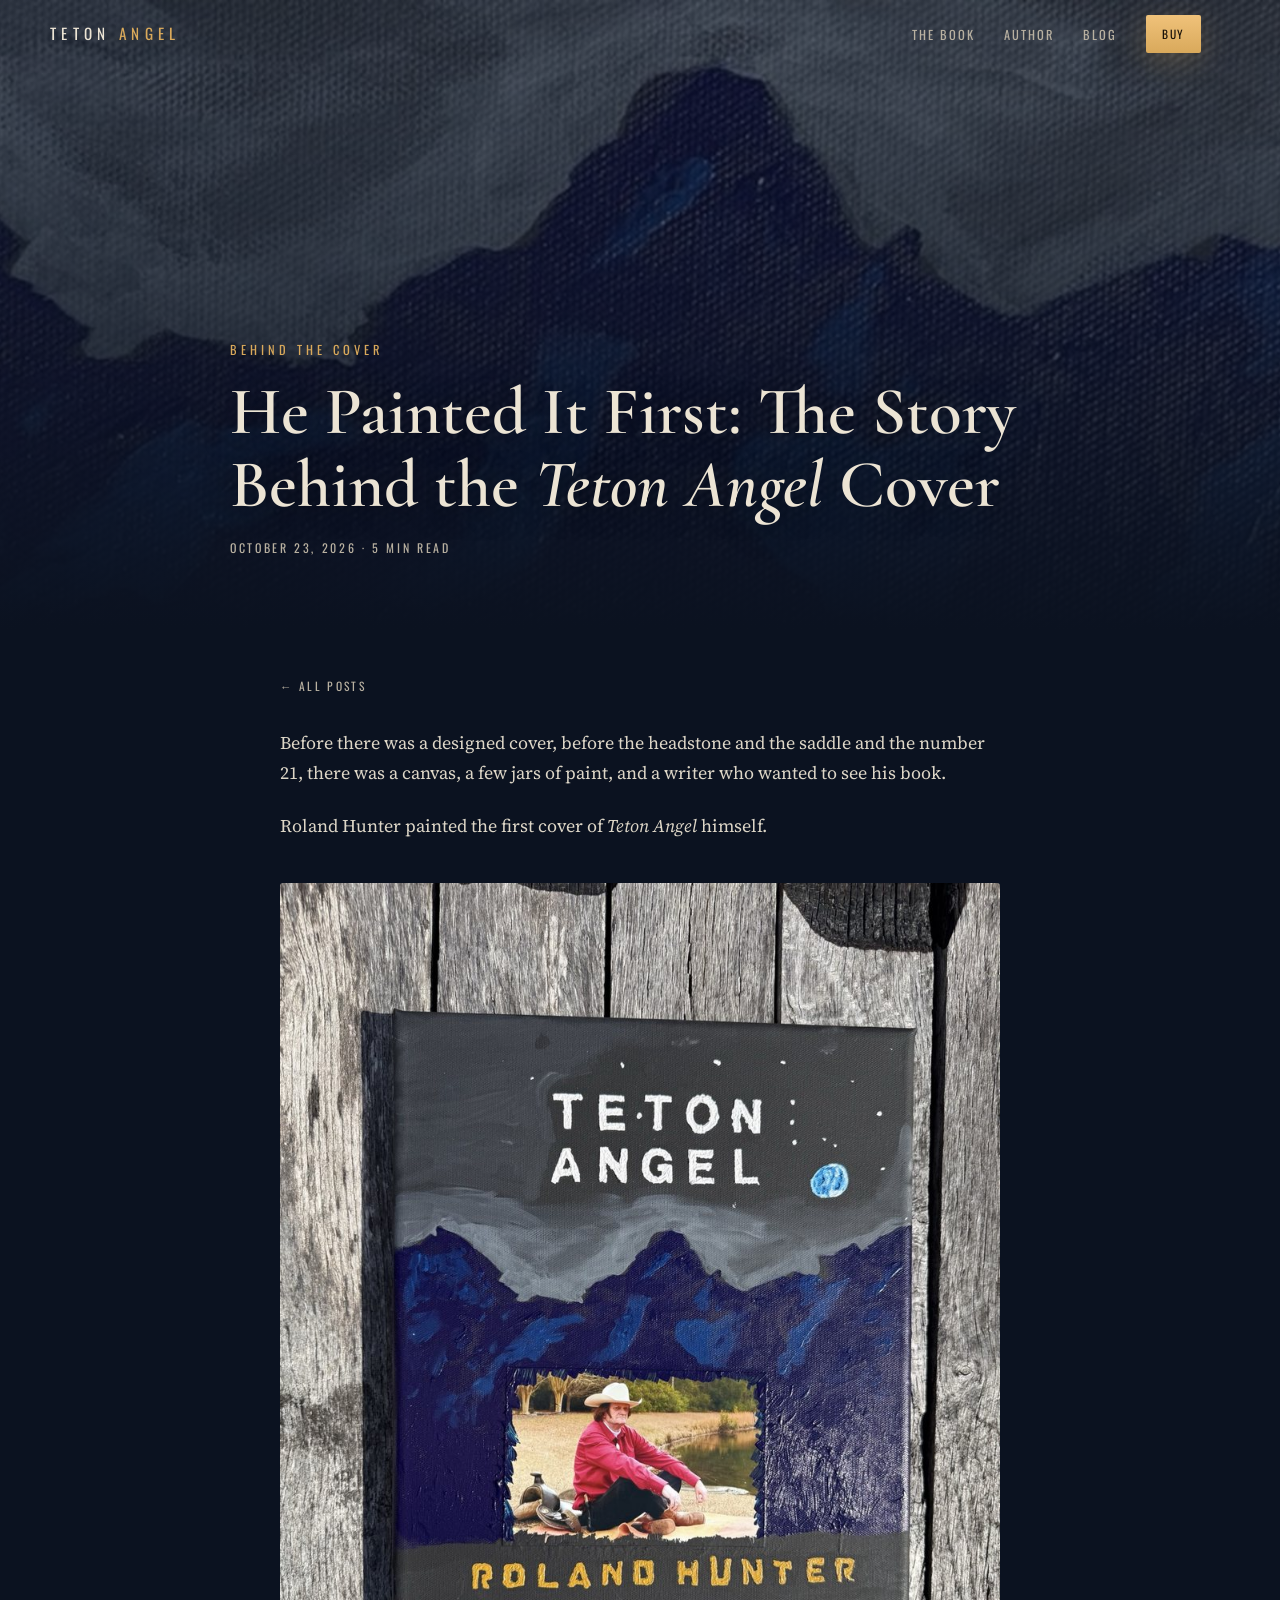
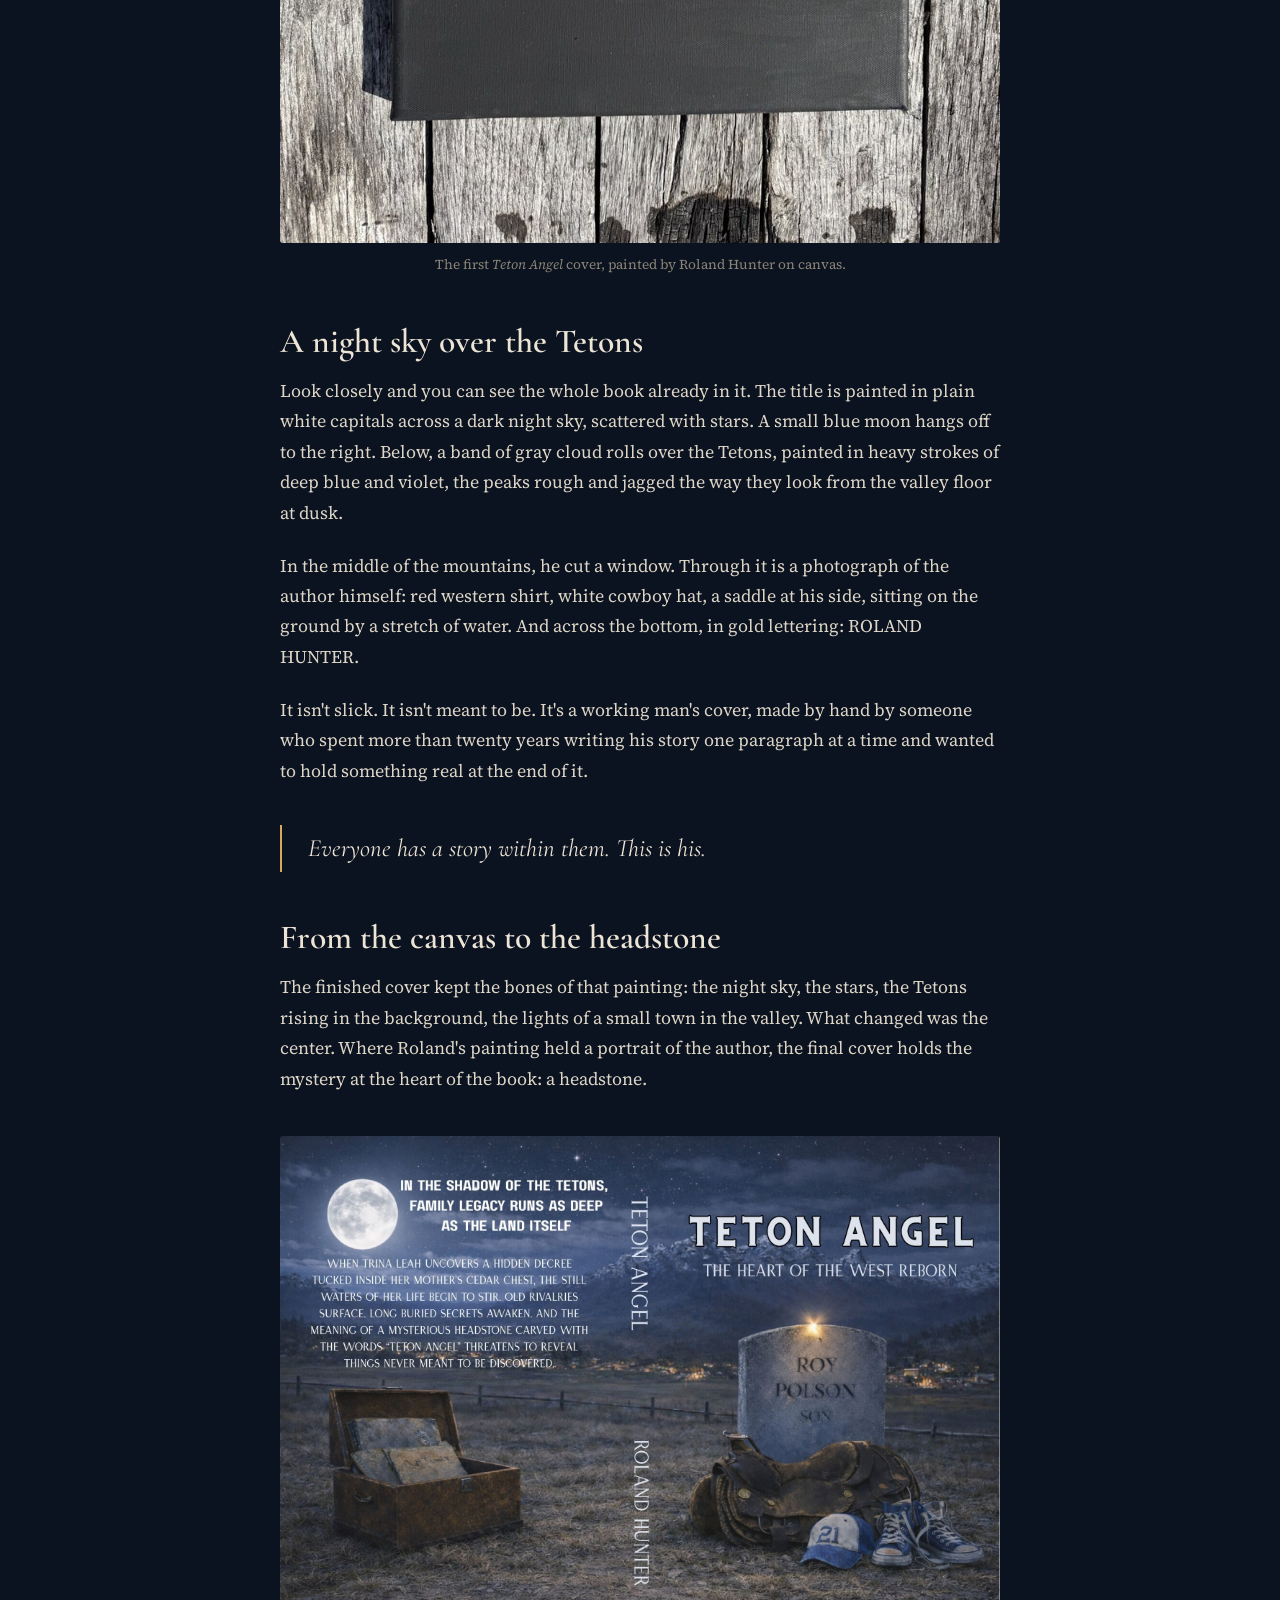
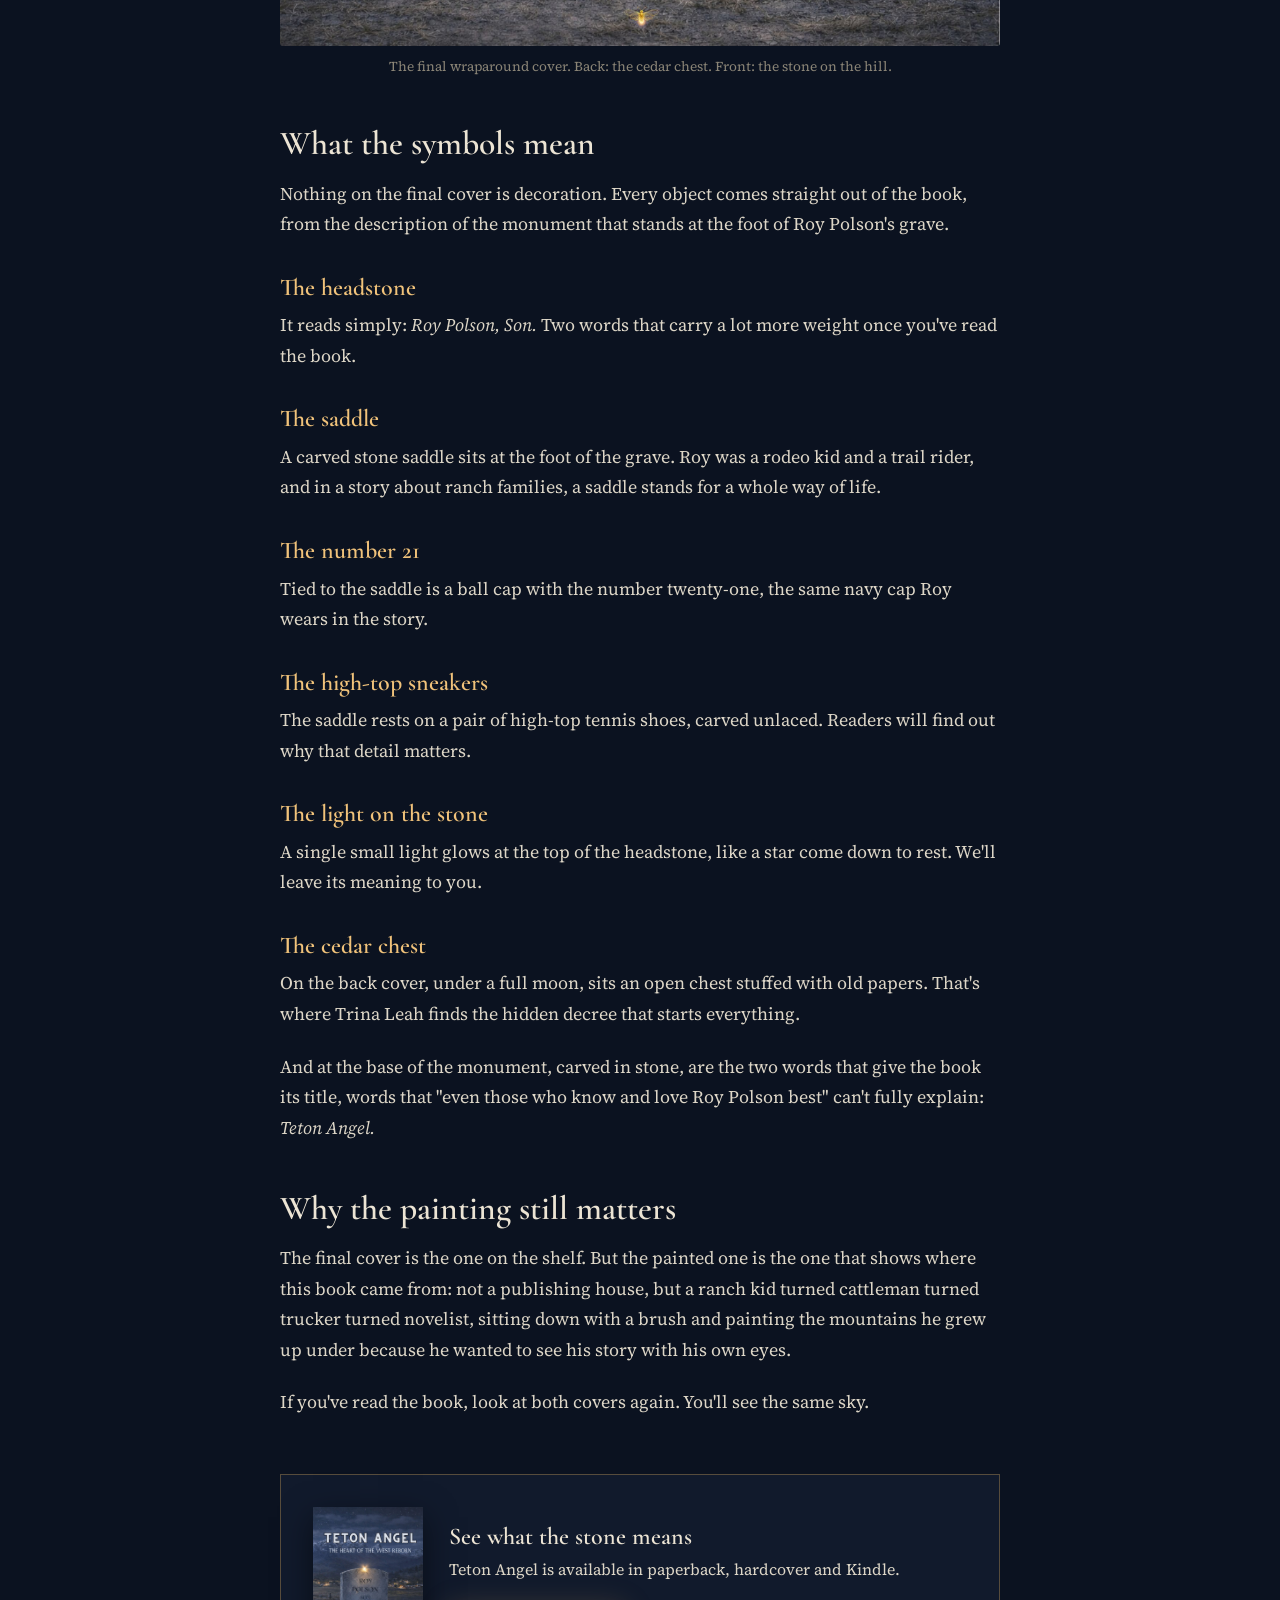
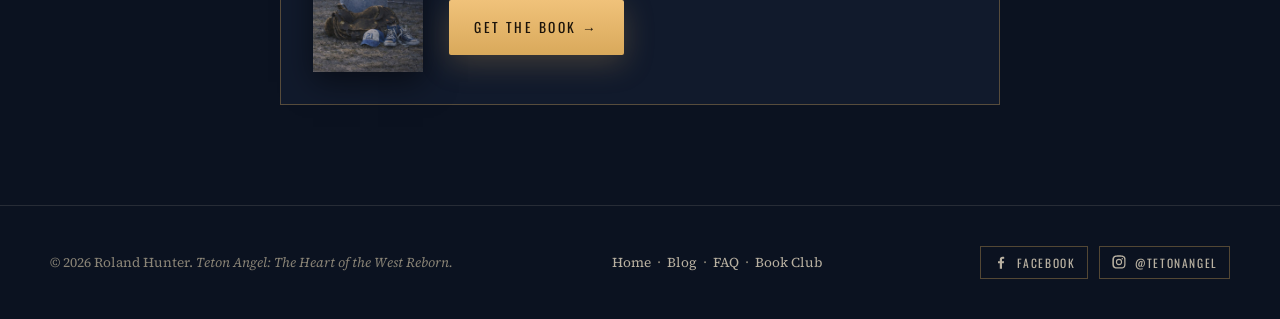
<file: blog/he-painted-it-first.html>
<!doctype html>
<html lang="en">
<head>
<!-- Google tag (gtag.js) -->
<script async src="https://www.googletagmanager.com/gtag/js?id=G-FJXC0NQQK8"></script>
<script>
  window.dataLayer = window.dataLayer || [];
  function gtag(){dataLayer.push(arguments);}
  gtag('js', new Date());
  gtag('config', 'G-FJXC0NQQK8');
</script>
<meta charset="utf-8">
<meta name="viewport" content="width=device-width, initial-scale=1">
<title>He Painted It First: The Teton Angel Book Cover Story</title>
<meta name="description" content="Roland Hunter painted the first Teton Angel cover himself. See that canvas and what every symbol on the final cover of this Christian mystery means.">
<meta name="keywords" content="Teton Angel book cover, Teton Angel cover meaning, hand-painted book cover, Roy Polson headstone, Grand Teton painting, Christian mystery novel, Roland Hunter">
<meta name="author" content="Roland Hunter">
<meta name="robots" content="index, follow, max-image-preview:large">
<meta name="theme-color" content="#0b1220">
<link rel="canonical" href="https://www.tetonangel.com/blog/he-painted-it-first.html">
<meta property="og:site_name" content="Teton Angel">
<meta property="og:locale" content="en_US">
<meta property="og:type" content="article">
<meta property="og:title" content="He Painted It First: The Story Behind the Teton Angel Cover">
<meta property="og:description" content="Roland Hunter painted the first Teton Angel cover himself. See that canvas and what every symbol on the final cover of this Christian mystery means.">
<meta property="og:url" content="https://www.tetonangel.com/blog/he-painted-it-first.html">
<meta property="og:image" content="https://www.tetonangel.com/assets/img/og-he-painted-it-first.jpg">
<meta property="og:image:width" content="1200">
<meta property="og:image:height" content="630">
<meta property="og:image:alt" content="Roland Hunter's hand-painted canvas cover for Teton Angel, with dark blue Tetons under a night sky and his photograph set into the mountains">
<meta property="article:published_time" content="2026-10-23">
<meta property="article:modified_time" content="2026-10-23">
<meta property="article:author" content="Roland Hunter">
<meta property="article:section" content="Behind the Cover">
<meta property="article:tag" content="Teton Angel">
<meta property="article:tag" content="Book Covers">
<meta property="article:tag" content="Christian Fiction">
<meta property="article:tag" content="Indie Authors">
<meta name="twitter:card" content="summary_large_image">
<meta name="twitter:title" content="He Painted It First: The Story Behind the Teton Angel Cover">
<meta name="twitter:description" content="Roland Hunter painted the first Teton Angel cover himself. See that canvas and what every symbol on the final cover of this Christian mystery means.">
<meta name="twitter:image" content="https://www.tetonangel.com/assets/img/og-he-painted-it-first.jpg">
<meta name="twitter:image:alt" content="Roland Hunter's hand-painted canvas cover for Teton Angel, with dark blue Tetons under a night sky and his photograph set into the mountains">
<link rel="icon" type="image/png" href="../assets/img/icon.png">
<link rel="apple-touch-icon" href="../assets/img/icon.png">
<link rel="manifest" href="../site.webmanifest">
<link rel="sitemap" type="application/xml" href="https://www.tetonangel.com/sitemap.xml">
<script type="application/ld+json">
{
 "@context": "https://schema.org",
 "@graph": [
  {
   "@type": "Person",
   "@id": "https://www.tetonangel.com/#roland-hunter",
   "name": "Roland Hunter",
   "url": "https://www.tetonangel.com/#author",
   "image": "https://www.tetonangel.com/assets/img/roland-hunter.jpg",
   "sameAs": [
    "https://www.facebook.com/profile.php?id=61595544849953",
    "https://www.instagram.com/tetonangel/"
   ],
   "description": "Ranch-raised author of the Christian family mystery Teton Angel: The Heart of the West Reborn."
  },
  {
   "@type": "BlogPosting",
   "@id": "https://www.tetonangel.com/blog/he-painted-it-first.html#post",
   "mainEntityOfPage": "https://www.tetonangel.com/blog/he-painted-it-first.html",
   "headline": "He Painted It First: The Story Behind the Teton Angel Cover",
   "description": "Roland Hunter painted the first Teton Angel cover himself. See that canvas and what every symbol on the final cover of this Christian mystery means.",
   "image": "https://www.tetonangel.com/assets/img/og-he-painted-it-first.jpg",
   "datePublished": "2026-10-23",
   "dateModified": "2026-10-23",
   "author": {
    "@id": "https://www.tetonangel.com/#roland-hunter"
   },
   "publisher": {
    "@id": "https://www.tetonangel.com/#roland-hunter"
   },
   "isPartOf": {
    "@id": "https://www.tetonangel.com/blog/#blog"
   },
   "about": {
    "@id": "https://www.tetonangel.com/#book"
   },
   "inLanguage": "en",
   "articleSection": "Behind the Cover",
   "wordCount": 646
  },
  {
   "@type": "BreadcrumbList",
   "itemListElement": [
    {
     "@type": "ListItem",
     "position": 1,
     "name": "Home",
     "item": "https://www.tetonangel.com/"
    },
    {
     "@type": "ListItem",
     "position": 2,
     "name": "Blog",
     "item": "https://www.tetonangel.com/blog/"
    },
    {
     "@type": "ListItem",
     "position": 3,
     "name": "He Painted It First: The Story Behind the Teton Angel Cover",
     "item": "https://www.tetonangel.com/blog/he-painted-it-first.html"
    }
   ]
  }
 ]
}
</script>
<link rel="preconnect" href="https://fonts.googleapis.com">
<link rel="preconnect" href="https://fonts.gstatic.com" crossorigin>
<link href="https://fonts.googleapis.com/css2?family=Cormorant+Garamond:ital,wght@0,500;0,600;1,500&family=Oswald:wght@400;500&family=Source+Serif+4:ital,opsz,wght@0,8..60,400;0,8..60,600;1,8..60,400&display=swap" rel="stylesheet">
<link rel="stylesheet" href="../assets/site.css">
</head>
<body>

<nav class="nav" id="nav">
  <div class="wrap">
    <a class="brand" href="../">Teton <span>Angel</span></a>
    <ul>
      <li class="hide-sm"><a href="../#book">The Book</a></li>
      <li class="hide-sm"><a href="../#author">Author</a></li>
      <li><a href="./">Blog</a></li>
      <li><a class="btn btn-gold" href="https://www.amazon.com/dp/B0GWW3YM25" target="_blank" rel="noopener">Buy</a></li>
    </ul>
  </div>
</nav>

<header class="post-hero post-hero-painted" style="background-image:url('../assets/img/painted-hero.jpg')">
  <div class="wrap">
    <p class="eyebrow">Behind the Cover</p>
    <h1>He Painted It First: The Story Behind the <em>Teton Angel</em> Cover</h1>
    <p class="meta"><time datetime="2026-10-23">October 23, 2026</time> &middot; 5 min read</p>
  </div>
</header>

<article class="post">
  <div class="wrap">
    <a class="back" href="./">&larr; All posts</a>

    <p>Before there was a designed cover, before the headstone and the saddle and the number 21, there was a canvas, a few jars of paint, and a writer who wanted to see his book.</p>

    <p>Roland Hunter painted the first cover of <em>Teton Angel</em> himself.</p>

    <figure>
      <img src="../assets/img/handmade-cover.jpg" alt="Roland Hunter's hand-painted early cover for Teton Angel: white stars, a blue moon and gray clouds over dark blue mountains, with a photograph of Roland in a red shirt and white hat set into the center and his name painted in gold" loading="lazy" width="900" height="1200">
      <figcaption>The first <em>Teton Angel</em> cover, painted by Roland Hunter on canvas.</figcaption>
    </figure>

    <h2>A night sky over the Tetons</h2>

    <p>Look closely and you can see the whole book already in it. The title is painted in plain white capitals across a dark night sky, scattered with stars. A small blue moon hangs off to the right. Below, a band of gray cloud rolls over the Tetons, painted in heavy strokes of deep blue and violet, the peaks rough and jagged the way they look from the valley floor at dusk.</p>

    <p>In the middle of the mountains, he cut a window. Through it is a photograph of the author himself: red western shirt, white cowboy hat, a saddle at his side, sitting on the ground by a stretch of water. And across the bottom, in gold lettering: ROLAND HUNTER.</p>

    <p>It isn't slick. It isn't meant to be. It's a working man's cover, made by hand by someone who spent more than twenty years writing his story one paragraph at a time and wanted to hold something real at the end of it.</p>

    <blockquote>Everyone has a story within them. This is his.</blockquote>

    <h2>From the canvas to the headstone</h2>

    <p>The finished cover kept the bones of that painting: the night sky, the stars, the Tetons rising in the background, the lights of a small town in the valley. What changed was the center. Where Roland's painting held a portrait of the author, the final cover holds the mystery at the heart of the book: a headstone.</p>

    <figure>
      <img src="../assets/img/full-cover.jpg" alt="The full wraparound cover of Teton Angel: an open chest under a full moon on the back, the spine, and the headstone of Roy Polson with a saddle, number 21 cap and sneakers on the front" loading="lazy" width="2000" height="1417">
      <figcaption>The final wraparound cover. Back: the cedar chest. Front: the stone on the hill.</figcaption>
    </figure>

    <h2>What the symbols mean</h2>

    <p>Nothing on the final cover is decoration. Every object comes straight out of the book, from the description of the monument that stands at the foot of Roy Polson's grave.</p>

    <h3>The headstone</h3>
    <p>It reads simply: <em>Roy Polson, Son.</em> Two words that carry a lot more weight once you've read the book.</p>

    <h3>The saddle</h3>
    <p>A carved stone saddle sits at the foot of the grave. Roy was a rodeo kid and a trail rider, and in a story about ranch families, a saddle stands for a whole way of life.</p>

    <h3>The number 21</h3>
    <p>Tied to the saddle is a ball cap with the number twenty-one, the same navy cap Roy wears in the story.</p>

    <h3>The high-top sneakers</h3>
    <p>The saddle rests on a pair of high-top tennis shoes, carved unlaced. Readers will find out why that detail matters.</p>

    <h3>The light on the stone</h3>
    <p>A single small light glows at the top of the headstone, like a star come down to rest. We'll leave its meaning to you.</p>

    <h3>The cedar chest</h3>
    <p>On the back cover, under a full moon, sits an open chest stuffed with old papers. That's where Trina Leah finds the hidden decree that starts everything.</p>

    <p>And at the base of the monument, carved in stone, are the two words that give the book its title, words that "even those who know and love Roy Polson best" can't fully explain: <em>Teton Angel.</em></p>

    <h2>Why the painting still matters</h2>

    <p>The final cover is the one on the shelf. But the painted one is the one that shows where this book came from: not a publishing house, but a ranch kid turned cattleman turned trucker turned novelist, sitting down with a brush and painting the mountains he grew up under because he wanted to see his story with his own eyes.</p>

    <p>If you've read the book, look at both covers again. You'll see the same sky.</p>

    <div class="post-cta">
      <img src="../assets/img/cover.jpg" alt="Teton Angel cover">
      <div>
        <h3>See what the stone means</h3>
        <p>Teton Angel is available in paperback, hardcover and Kindle.</p>
        <a class="btn btn-gold" href="https://www.amazon.com/dp/B0GWW3YM25" target="_blank" rel="noopener">Get the book &rarr;</a>
      </div>
    </div>
  </div>
</article>

<footer>
  <div class="wrap">
    <div>&copy; <span id="yr">2026</span> Roland Hunter. <em>Teton Angel: The Heart of the West Reborn.</em></div>
    <div><a href="../">Home</a> &nbsp;&middot;&nbsp; <a href="./">Blog</a> &nbsp;&middot;&nbsp; <a href="../faq.html">FAQ</a> &nbsp;&middot;&nbsp; <a href="../book-club.html">Book Club</a></div>
    <div class="social"><a href="https://www.facebook.com/profile.php?id=61595544849953" target="_blank" rel="noopener me" aria-label="Teton Angel on Facebook"><svg viewBox="0 0 24 24" aria-hidden="true"><path fill="currentColor" d="M13.5 22v-8h2.7l.4-3.2h-3.1V8.8c0-.9.3-1.5 1.6-1.5h1.7V4.4c-.3 0-1.3-.1-2.5-.1-2.4 0-4.1 1.5-4.1 4.2v2.3H7.5V14h2.7v8h3.3z"/></svg><span>Facebook</span></a><a href="https://www.instagram.com/tetonangel/" target="_blank" rel="noopener me" aria-label="Teton Angel on Instagram (@tetonangel)"><svg viewBox="0 0 24 24" aria-hidden="true"><path fill="currentColor" d="M12 7.3A4.7 4.7 0 1 0 12 16.7 4.7 4.7 0 0 0 12 7.3zm0 7.7a3 3 0 1 1 0-6 3 3 0 0 1 0 6zm6-7.9a1.1 1.1 0 1 1-2.2 0 1.1 1.1 0 0 1 2.2 0zM21.9 8c-.1-1.6-.4-3-1.6-4.2S17.6 2.2 16 2.1C14.4 2 9.6 2 8 2.1 6.4 2.2 5 2.5 3.8 3.7S2.2 6.4 2.1 8C2 9.6 2 14.4 2.1 16c.1 1.6.4 3 1.6 4.2s2.6 1.5 4.2 1.6c1.6.1 6.4.1 8 0 1.6-.1 3-.4 4.2-1.6s1.5-2.6 1.6-4.2c.1-1.6.1-6.4 0-8zm-2.1 9.7a3.3 3.3 0 0 1-1.8 1.8c-1.3.5-4.3.4-5.7.4s-4.4.1-5.7-.4a3.3 3.3 0 0 1-1.8-1.8c-.5-1.3-.4-4.3-.4-5.7s-.1-4.4.4-5.7A3.3 3.3 0 0 1 6.3 4.5C7.6 4 10.6 4.1 12 4.1s4.4-.1 5.7.4a3.3 3.3 0 0 1 1.8 1.8c.5 1.3.4 4.3.4 5.7s.1 4.4-.4 5.7z"/></svg><span>@tetonangel</span></a></div>
  </div>
</footer>
<script src="../assets/site.js"></script>
</body>
</html>
</file>
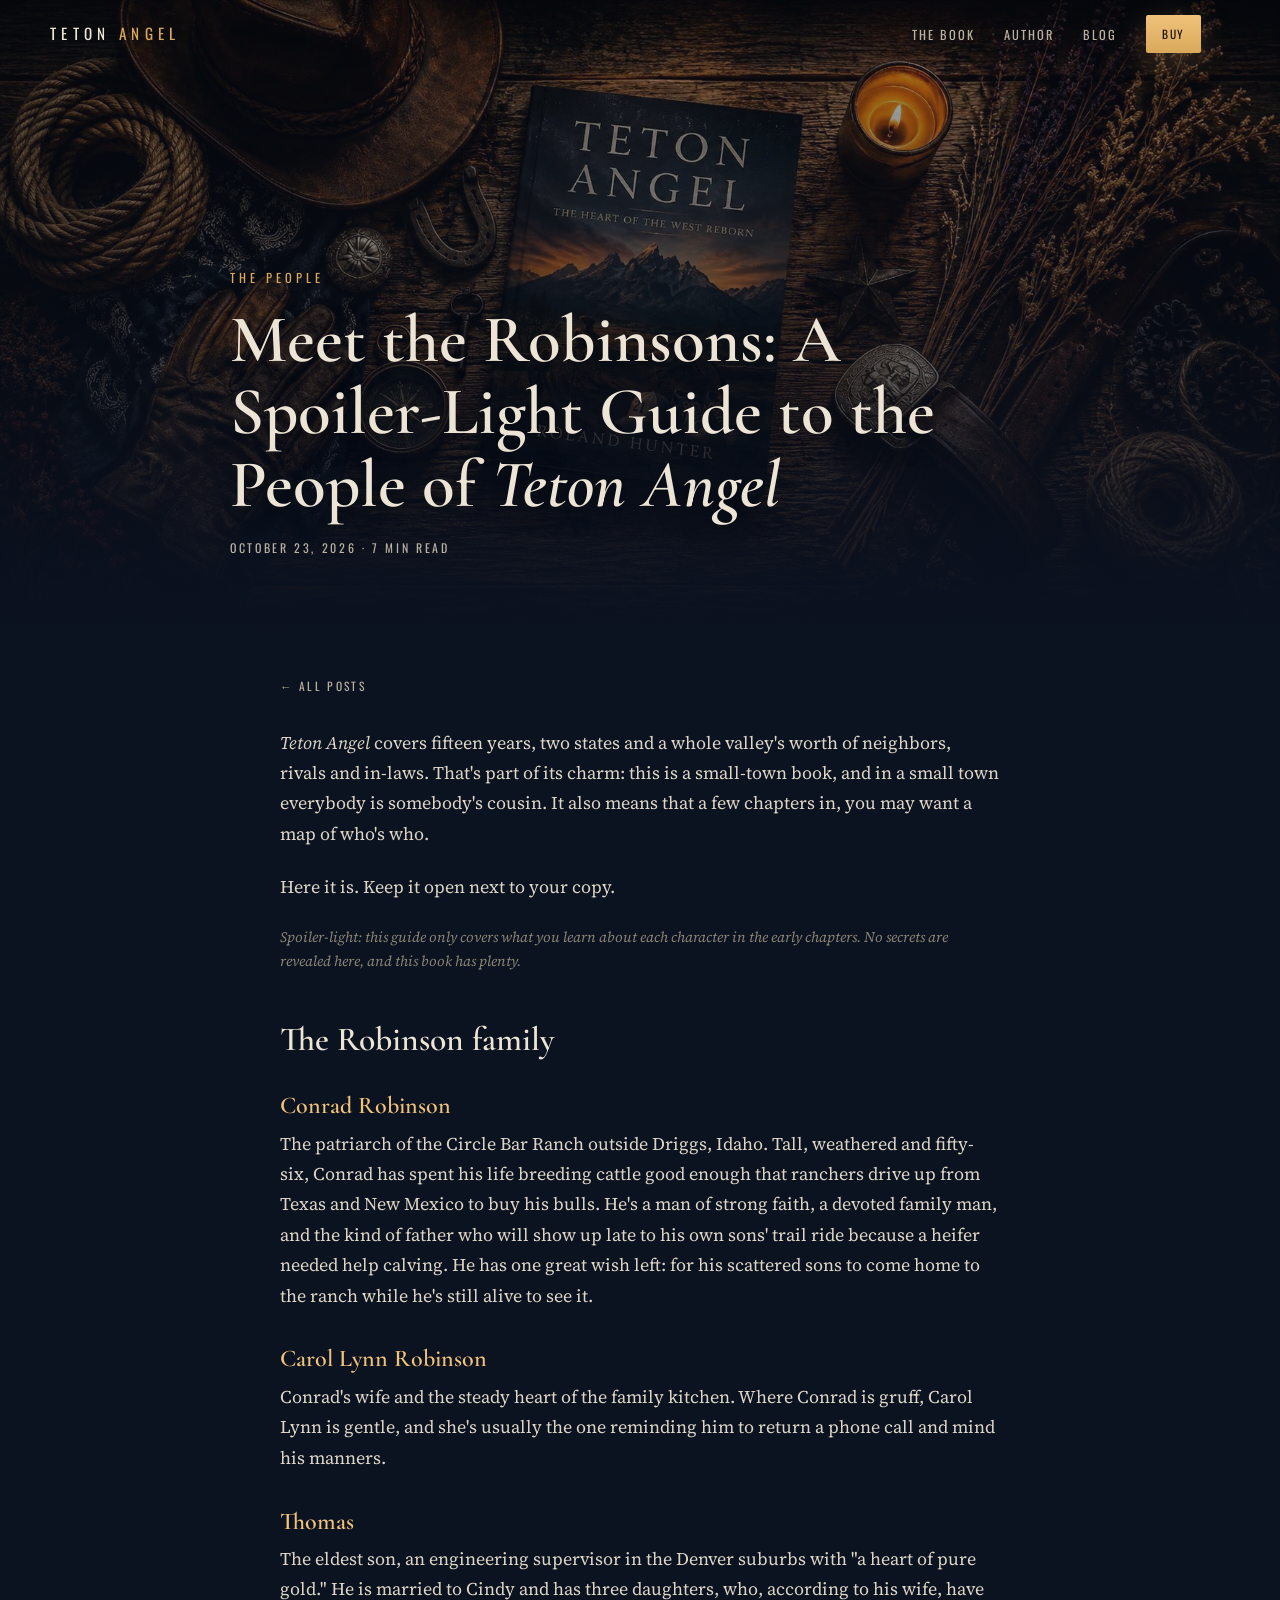
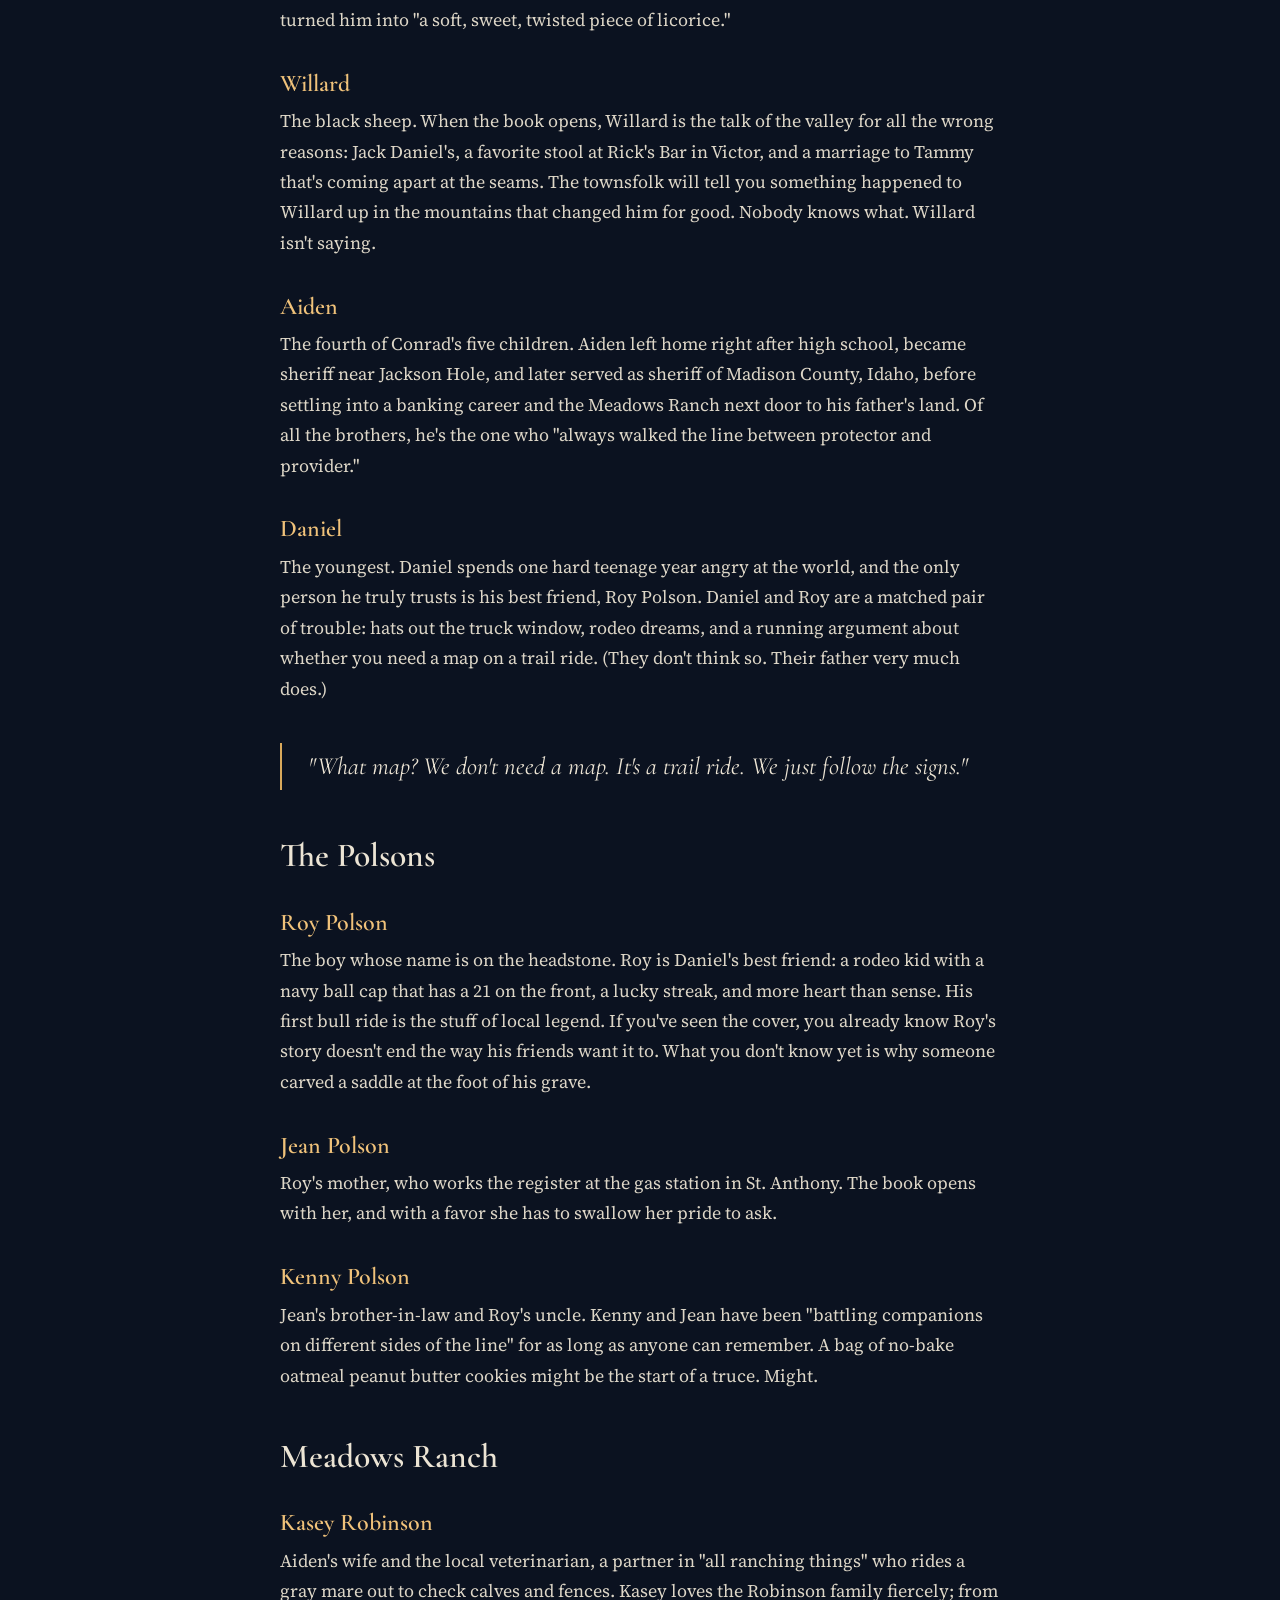
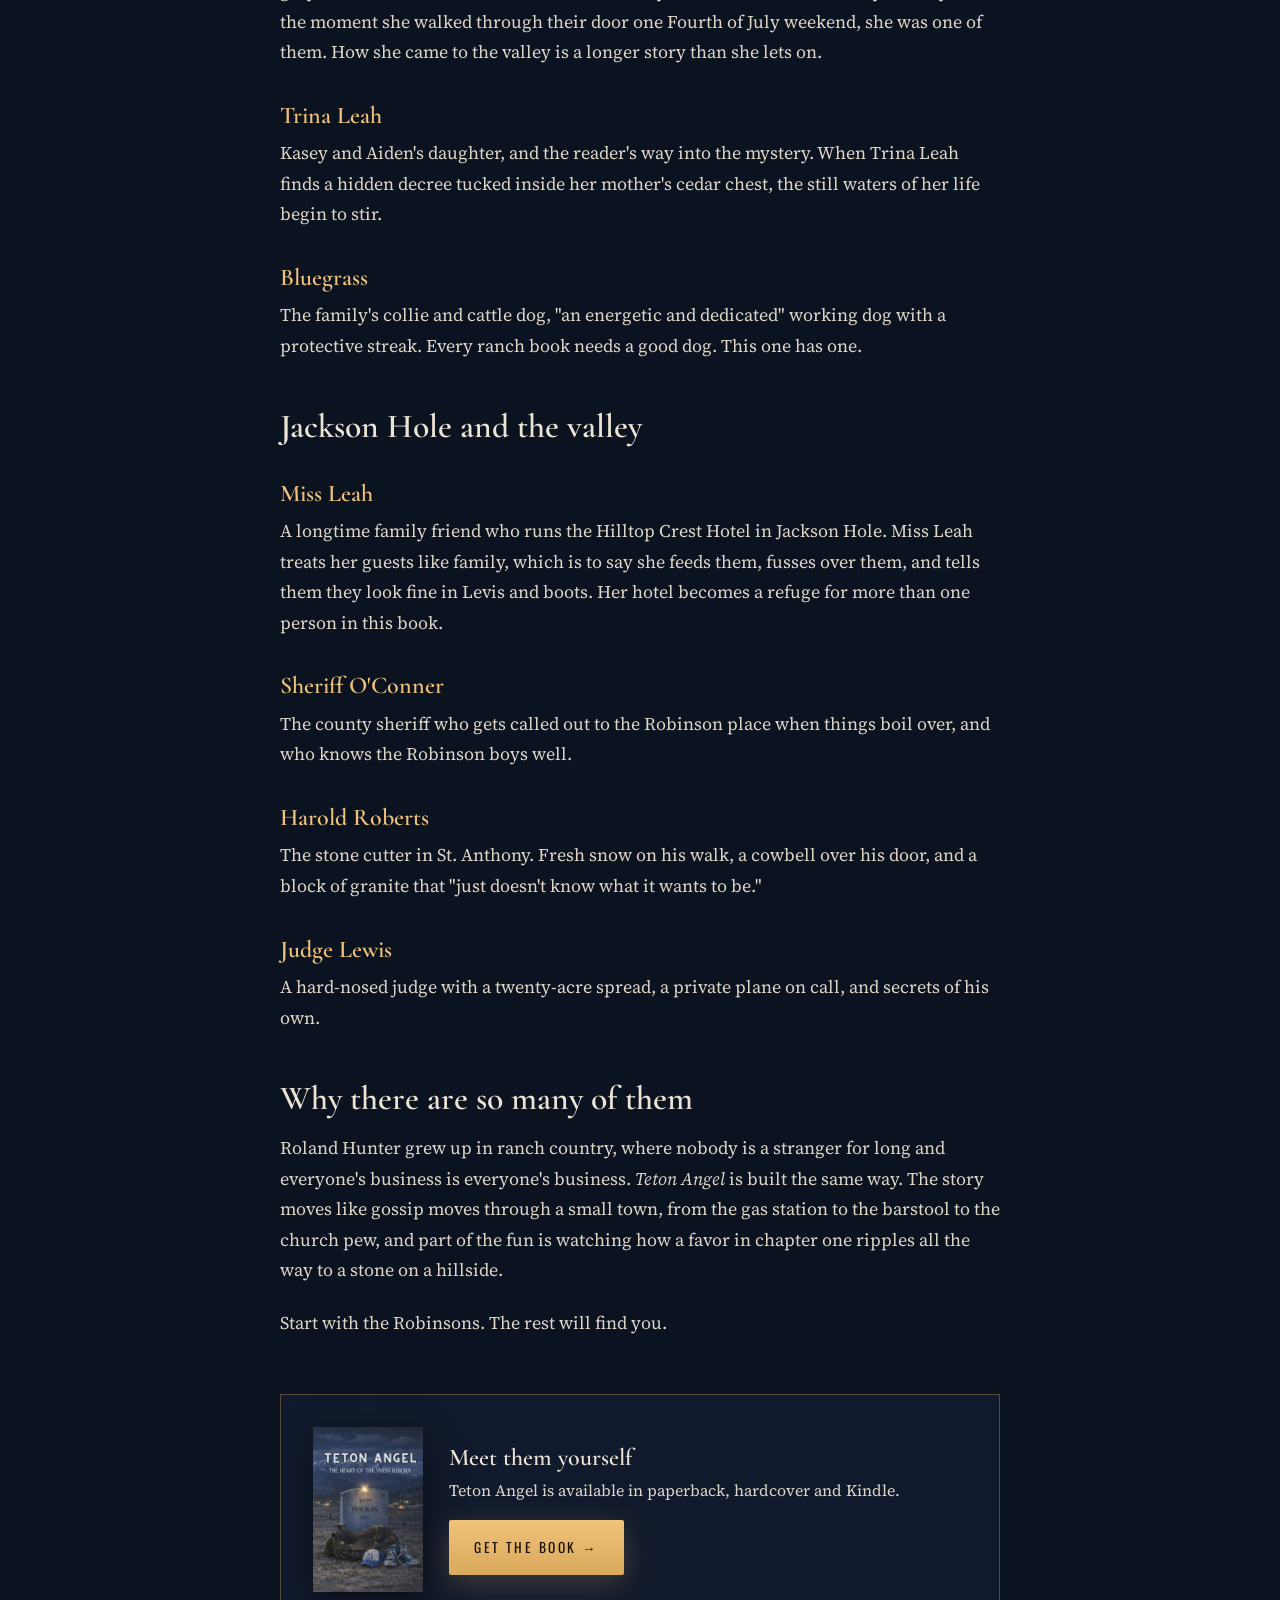
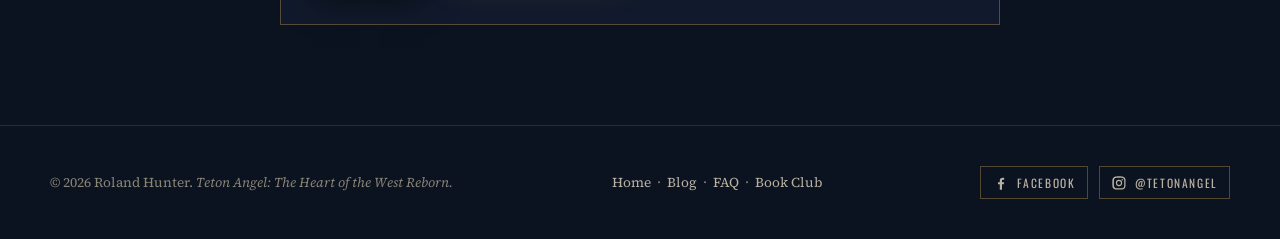
<file: blog/meet-the-robinsons.html>
<!doctype html>
<html lang="en">
<head>
<!-- Google tag (gtag.js) -->
<script async src="https://www.googletagmanager.com/gtag/js?id=G-FJXC0NQQK8"></script>
<script>
  window.dataLayer = window.dataLayer || [];
  function gtag(){dataLayer.push(arguments);}
  gtag('js', new Date());
  gtag('config', 'G-FJXC0NQQK8');
</script>
<meta charset="utf-8">
<meta name="viewport" content="width=device-width, initial-scale=1">
<title>Meet the Robinsons: Teton Angel Character Guide</title>
<meta name="description" content="Who's who in Teton Angel, Roland Hunter's Christian family mystery: the Robinson family, Roy Polson, Miss Leah and the rest of the valley, with no spoilers.">
<meta name="keywords" content="Teton Angel characters, Teton Angel character guide, Robinson family, Roy Polson, Miss Leah, Trina Leah, western family saga, Christian family mystery, Roland Hunter">
<meta name="author" content="Roland Hunter">
<meta name="robots" content="index, follow, max-image-preview:large">
<meta name="theme-color" content="#0b1220">
<link rel="canonical" href="https://www.tetonangel.com/blog/meet-the-robinsons.html">
<meta property="og:site_name" content="Teton Angel">
<meta property="og:locale" content="en_US">
<meta property="og:type" content="article">
<meta property="og:title" content="Meet the Robinsons: A Spoiler-Light Guide to the People of Teton Angel">
<meta property="og:description" content="Who's who in Teton Angel, Roland Hunter's Christian family mystery: the Robinson family, Roy Polson, Miss Leah and the rest of the valley, with no spoilers.">
<meta property="og:url" content="https://www.tetonangel.com/blog/meet-the-robinsons.html">
<meta property="og:image" content="https://www.tetonangel.com/assets/img/og-meet-the-robinsons.jpg">
<meta property="og:image:width" content="1200">
<meta property="og:image:height" content="630">
<meta property="og:image:alt" content="Teton Angel on a rustic wooden table with a cowboy hat, work gloves, rope, a compass, an old key and a lit candle">
<meta property="article:published_time" content="2026-10-23">
<meta property="article:modified_time" content="2026-10-23">
<meta property="article:author" content="Roland Hunter">
<meta property="article:section" content="The People">
<meta property="article:tag" content="Teton Angel">
<meta property="article:tag" content="Characters">
<meta property="article:tag" content="Christian Fiction">
<meta property="article:tag" content="Western Family Saga">
<meta name="twitter:card" content="summary_large_image">
<meta name="twitter:title" content="Meet the Robinsons: A Spoiler-Light Guide to the People of Teton Angel">
<meta name="twitter:description" content="Who's who in Teton Angel, Roland Hunter's Christian family mystery: the Robinson family, Roy Polson, Miss Leah and the rest of the valley, with no spoilers.">
<meta name="twitter:image" content="https://www.tetonangel.com/assets/img/og-meet-the-robinsons.jpg">
<meta name="twitter:image:alt" content="Teton Angel on a rustic wooden table with a cowboy hat, work gloves, rope, a compass, an old key and a lit candle">
<link rel="icon" type="image/png" href="../assets/img/icon.png">
<link rel="apple-touch-icon" href="../assets/img/icon.png">
<link rel="manifest" href="../site.webmanifest">
<link rel="sitemap" type="application/xml" href="https://www.tetonangel.com/sitemap.xml">
<script type="application/ld+json">
{
 "@context": "https://schema.org",
 "@graph": [
  {
   "@type": "Person",
   "@id": "https://www.tetonangel.com/#roland-hunter",
   "name": "Roland Hunter",
   "url": "https://www.tetonangel.com/#author",
   "image": "https://www.tetonangel.com/assets/img/roland-hunter.jpg",
   "sameAs": [
    "https://www.facebook.com/profile.php?id=61595544849953",
    "https://www.instagram.com/tetonangel/"
   ],
   "description": "Ranch-raised author of the Christian family mystery Teton Angel: The Heart of the West Reborn."
  },
  {
   "@type": "BlogPosting",
   "@id": "https://www.tetonangel.com/blog/meet-the-robinsons.html#post",
   "mainEntityOfPage": "https://www.tetonangel.com/blog/meet-the-robinsons.html",
   "headline": "Meet the Robinsons: A Spoiler-Light Guide to the People of Teton Angel",
   "description": "Who's who in Teton Angel, Roland Hunter's Christian family mystery: the Robinson family, Roy Polson, Miss Leah and the rest of the valley, with no spoilers.",
   "image": "https://www.tetonangel.com/assets/img/og-meet-the-robinsons.jpg",
   "datePublished": "2026-10-23",
   "dateModified": "2026-10-23",
   "author": {
    "@id": "https://www.tetonangel.com/#roland-hunter"
   },
   "publisher": {
    "@id": "https://www.tetonangel.com/#roland-hunter"
   },
   "isPartOf": {
    "@id": "https://www.tetonangel.com/blog/#blog"
   },
   "about": {
    "@id": "https://www.tetonangel.com/#book"
   },
   "inLanguage": "en",
   "articleSection": "The People",
   "wordCount": 998
  },
  {
   "@type": "BreadcrumbList",
   "itemListElement": [
    {
     "@type": "ListItem",
     "position": 1,
     "name": "Home",
     "item": "https://www.tetonangel.com/"
    },
    {
     "@type": "ListItem",
     "position": 2,
     "name": "Blog",
     "item": "https://www.tetonangel.com/blog/"
    },
    {
     "@type": "ListItem",
     "position": 3,
     "name": "Meet the Robinsons: A Spoiler-Light Guide to the People of Teton Angel",
     "item": "https://www.tetonangel.com/blog/meet-the-robinsons.html"
    }
   ]
  }
 ]
}
</script>
<link rel="preconnect" href="https://fonts.googleapis.com">
<link rel="preconnect" href="https://fonts.gstatic.com" crossorigin>
<link href="https://fonts.googleapis.com/css2?family=Cormorant+Garamond:ital,wght@0,500;0,600;1,500&family=Oswald:wght@400;500&family=Source+Serif+4:ital,opsz,wght@0,8..60,400;0,8..60,600;1,8..60,400&display=swap" rel="stylesheet">
<link rel="stylesheet" href="../assets/site.css">
</head>
<body>

<nav class="nav" id="nav">
  <div class="wrap">
    <a class="brand" href="../">Teton <span>Angel</span></a>
    <ul>
      <li class="hide-sm"><a href="../#book">The Book</a></li>
      <li class="hide-sm"><a href="../#author">Author</a></li>
      <li><a href="./">Blog</a></li>
      <li><a class="btn btn-gold" href="https://www.amazon.com/dp/B0GWW3YM25" target="_blank" rel="noopener">Buy</a></li>
    </ul>
  </div>
</nav>

<header class="post-hero" style="background-image:url('../assets/img/flatlay-wide.jpg')">
  <div class="wrap">
    <p class="eyebrow">The People</p>
    <h1>Meet the Robinsons: A Spoiler-Light Guide to the People of <em>Teton Angel</em></h1>
    <p class="meta"><time datetime="2026-10-23">October 23, 2026</time> &middot; 7 min read</p>
  </div>
</header>

<article class="post">
  <div class="wrap">
    <a class="back" href="./">&larr; All posts</a>

    <p><em>Teton Angel</em> covers fifteen years, two states and a whole valley's worth of neighbors, rivals and in-laws. That's part of its charm: this is a small-town book, and in a small town everybody is somebody's cousin. It also means that a few chapters in, you may want a map of who's who.</p>

    <p>Here it is. Keep it open next to your copy.</p>

    <p class="spoiler-note">Spoiler-light: this guide only covers what you learn about each character in the early chapters. No secrets are revealed here, and this book has plenty.</p>

    <h2>The Robinson family</h2>

    <h3>Conrad Robinson</h3>
    <p>The patriarch of the Circle Bar Ranch outside Driggs, Idaho. Tall, weathered and fifty-six, Conrad has spent his life breeding cattle good enough that ranchers drive up from Texas and New Mexico to buy his bulls. He's a man of strong faith, a devoted family man, and the kind of father who will show up late to his own sons' trail ride because a heifer needed help calving. He has one great wish left: for his scattered sons to come home to the ranch while he's still alive to see it.</p>

    <h3>Carol Lynn Robinson</h3>
    <p>Conrad's wife and the steady heart of the family kitchen. Where Conrad is gruff, Carol Lynn is gentle, and she's usually the one reminding him to return a phone call and mind his manners.</p>

    <h3>Thomas</h3>
    <p>The eldest son, an engineering supervisor in the Denver suburbs with "a heart of pure gold." He is married to Cindy and has three daughters, who, according to his wife, have turned him into "a soft, sweet, twisted piece of licorice."</p>

    <h3>Willard</h3>
    <p>The black sheep. When the book opens, Willard is the talk of the valley for all the wrong reasons: Jack Daniel's, a favorite stool at Rick's Bar in Victor, and a marriage to Tammy that's coming apart at the seams. The townsfolk will tell you something happened to Willard up in the mountains that changed him for good. Nobody knows what. Willard isn't saying.</p>

    <h3>Aiden</h3>
    <p>The fourth of Conrad's five children. Aiden left home right after high school, became sheriff near Jackson Hole, and later served as sheriff of Madison County, Idaho, before settling into a banking career and the Meadows Ranch next door to his father's land. Of all the brothers, he's the one who "always walked the line between protector and provider."</p>

    <h3>Daniel</h3>
    <p>The youngest. Daniel spends one hard teenage year angry at the world, and the only person he truly trusts is his best friend, Roy Polson. Daniel and Roy are a matched pair of trouble: hats out the truck window, rodeo dreams, and a running argument about whether you need a map on a trail ride. (They don't think so. Their father very much does.)</p>

    <blockquote>"What map? We don't need a map. It's a trail ride. We just follow the signs."</blockquote>

    <h2>The Polsons</h2>

    <h3>Roy Polson</h3>
    <p>The boy whose name is on the headstone. Roy is Daniel's best friend: a rodeo kid with a navy ball cap that has a 21 on the front, a lucky streak, and more heart than sense. His first bull ride is the stuff of local legend. If you've seen the cover, you already know Roy's story doesn't end the way his friends want it to. What you don't know yet is why someone carved a saddle at the foot of his grave.</p>

    <h3>Jean Polson</h3>
    <p>Roy's mother, who works the register at the gas station in St. Anthony. The book opens with her, and with a favor she has to swallow her pride to ask.</p>

    <h3>Kenny Polson</h3>
    <p>Jean's brother-in-law and Roy's uncle. Kenny and Jean have been "battling companions on different sides of the line" for as long as anyone can remember. A bag of no-bake oatmeal peanut butter cookies might be the start of a truce. Might.</p>

    <h2>Meadows Ranch</h2>

    <h3>Kasey Robinson</h3>
    <p>Aiden's wife and the local veterinarian, a partner in "all ranching things" who rides a gray mare out to check calves and fences. Kasey loves the Robinson family fiercely; from the moment she walked through their door one Fourth of July weekend, she was one of them. How she came to the valley is a longer story than she lets on.</p>

    <h3>Trina Leah</h3>
    <p>Kasey and Aiden's daughter, and the reader's way into the mystery. When Trina Leah finds a hidden decree tucked inside her mother's cedar chest, the still waters of her life begin to stir.</p>

    <h3>Bluegrass</h3>
    <p>The family's collie and cattle dog, "an energetic and dedicated" working dog with a protective streak. Every ranch book needs a good dog. This one has one.</p>

    <h2>Jackson Hole and the valley</h2>

    <h3>Miss Leah</h3>
    <p>A longtime family friend who runs the Hilltop Crest Hotel in Jackson Hole. Miss Leah treats her guests like family, which is to say she feeds them, fusses over them, and tells them they look fine in Levis and boots. Her hotel becomes a refuge for more than one person in this book.</p>

    <h3>Sheriff O'Conner</h3>
    <p>The county sheriff who gets called out to the Robinson place when things boil over, and who knows the Robinson boys well.</p>

    <h3>Harold Roberts</h3>
    <p>The stone cutter in St. Anthony. Fresh snow on his walk, a cowbell over his door, and a block of granite that "just doesn't know what it wants to be."</p>

    <h3>Judge Lewis</h3>
    <p>A hard-nosed judge with a twenty-acre spread, a private plane on call, and secrets of his own.</p>

    <h2>Why there are so many of them</h2>

    <p>Roland Hunter grew up in ranch country, where nobody is a stranger for long and everyone's business is everyone's business. <em>Teton Angel</em> is built the same way. The story moves like gossip moves through a small town, from the gas station to the barstool to the church pew, and part of the fun is watching how a favor in chapter one ripples all the way to a stone on a hillside.</p>

    <p>Start with the Robinsons. The rest will find you.</p>

    <div class="post-cta">
      <img src="../assets/img/cover.jpg" alt="Teton Angel cover">
      <div>
        <h3>Meet them yourself</h3>
        <p>Teton Angel is available in paperback, hardcover and Kindle.</p>
        <a class="btn btn-gold" href="https://www.amazon.com/dp/B0GWW3YM25" target="_blank" rel="noopener">Get the book &rarr;</a>
      </div>
    </div>
  </div>
</article>

<footer>
  <div class="wrap">
    <div>&copy; <span id="yr">2026</span> Roland Hunter. <em>Teton Angel: The Heart of the West Reborn.</em></div>
    <div><a href="../">Home</a> &nbsp;&middot;&nbsp; <a href="./">Blog</a> &nbsp;&middot;&nbsp; <a href="../faq.html">FAQ</a> &nbsp;&middot;&nbsp; <a href="../book-club.html">Book Club</a></div>
    <div class="social"><a href="https://www.facebook.com/profile.php?id=61595544849953" target="_blank" rel="noopener me" aria-label="Teton Angel on Facebook"><svg viewBox="0 0 24 24" aria-hidden="true"><path fill="currentColor" d="M13.5 22v-8h2.7l.4-3.2h-3.1V8.8c0-.9.3-1.5 1.6-1.5h1.7V4.4c-.3 0-1.3-.1-2.5-.1-2.4 0-4.1 1.5-4.1 4.2v2.3H7.5V14h2.7v8h3.3z"/></svg><span>Facebook</span></a><a href="https://www.instagram.com/tetonangel/" target="_blank" rel="noopener me" aria-label="Teton Angel on Instagram (@tetonangel)"><svg viewBox="0 0 24 24" aria-hidden="true"><path fill="currentColor" d="M12 7.3A4.7 4.7 0 1 0 12 16.7 4.7 4.7 0 0 0 12 7.3zm0 7.7a3 3 0 1 1 0-6 3 3 0 0 1 0 6zm6-7.9a1.1 1.1 0 1 1-2.2 0 1.1 1.1 0 0 1 2.2 0zM21.9 8c-.1-1.6-.4-3-1.6-4.2S17.6 2.2 16 2.1C14.4 2 9.6 2 8 2.1 6.4 2.2 5 2.5 3.8 3.7S2.2 6.4 2.1 8C2 9.6 2 14.4 2.1 16c.1 1.6.4 3 1.6 4.2s2.6 1.5 4.2 1.6c1.6.1 6.4.1 8 0 1.6-.1 3-.4 4.2-1.6s1.5-2.6 1.6-4.2c.1-1.6.1-6.4 0-8zm-2.1 9.7a3.3 3.3 0 0 1-1.8 1.8c-1.3.5-4.3.4-5.7.4s-4.4.1-5.7-.4a3.3 3.3 0 0 1-1.8-1.8c-.5-1.3-.4-4.3-.4-5.7s-.1-4.4.4-5.7A3.3 3.3 0 0 1 6.3 4.5C7.6 4 10.6 4.1 12 4.1s4.4-.1 5.7.4a3.3 3.3 0 0 1 1.8 1.8c.5 1.3.4 4.3.4 5.7s.1 4.4-.4 5.7z"/></svg><span>@tetonangel</span></a></div>
  </div>
</footer>
<script src="../assets/site.js"></script>
</body>
</html>
</file>
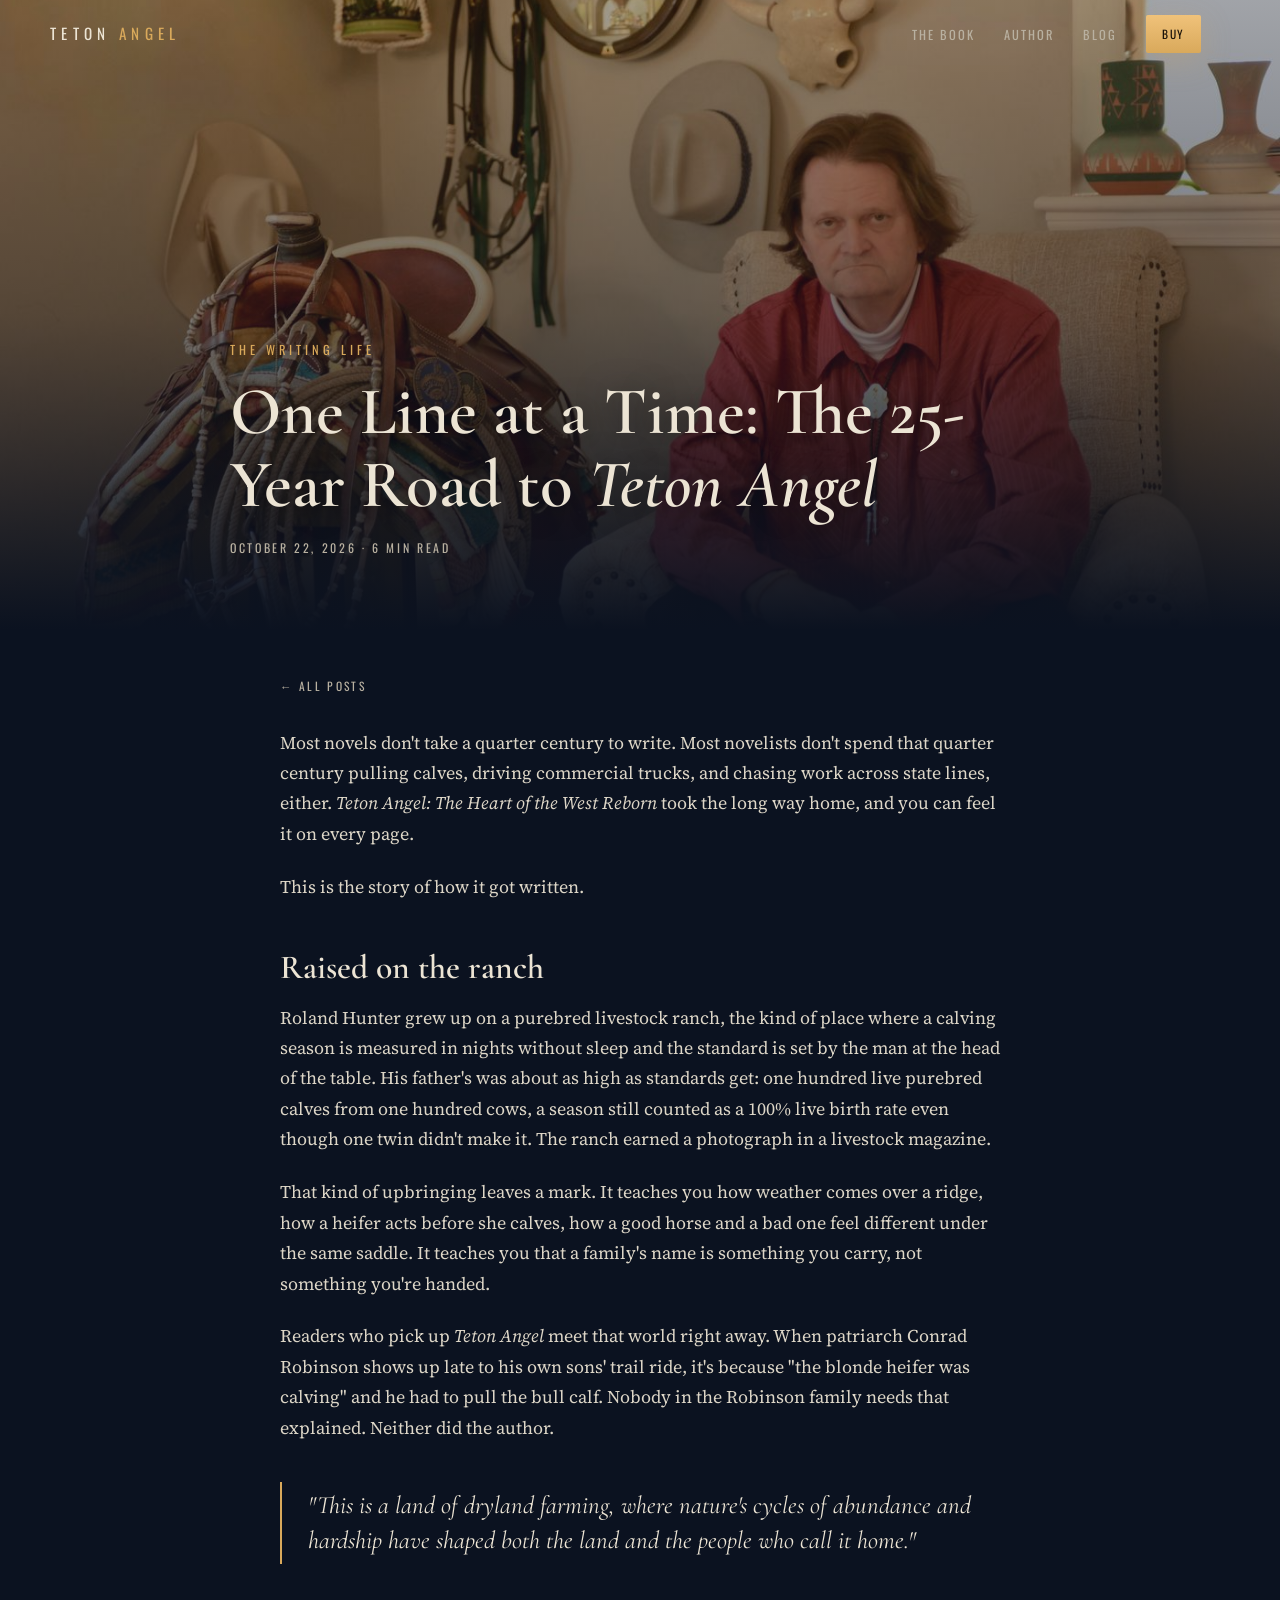
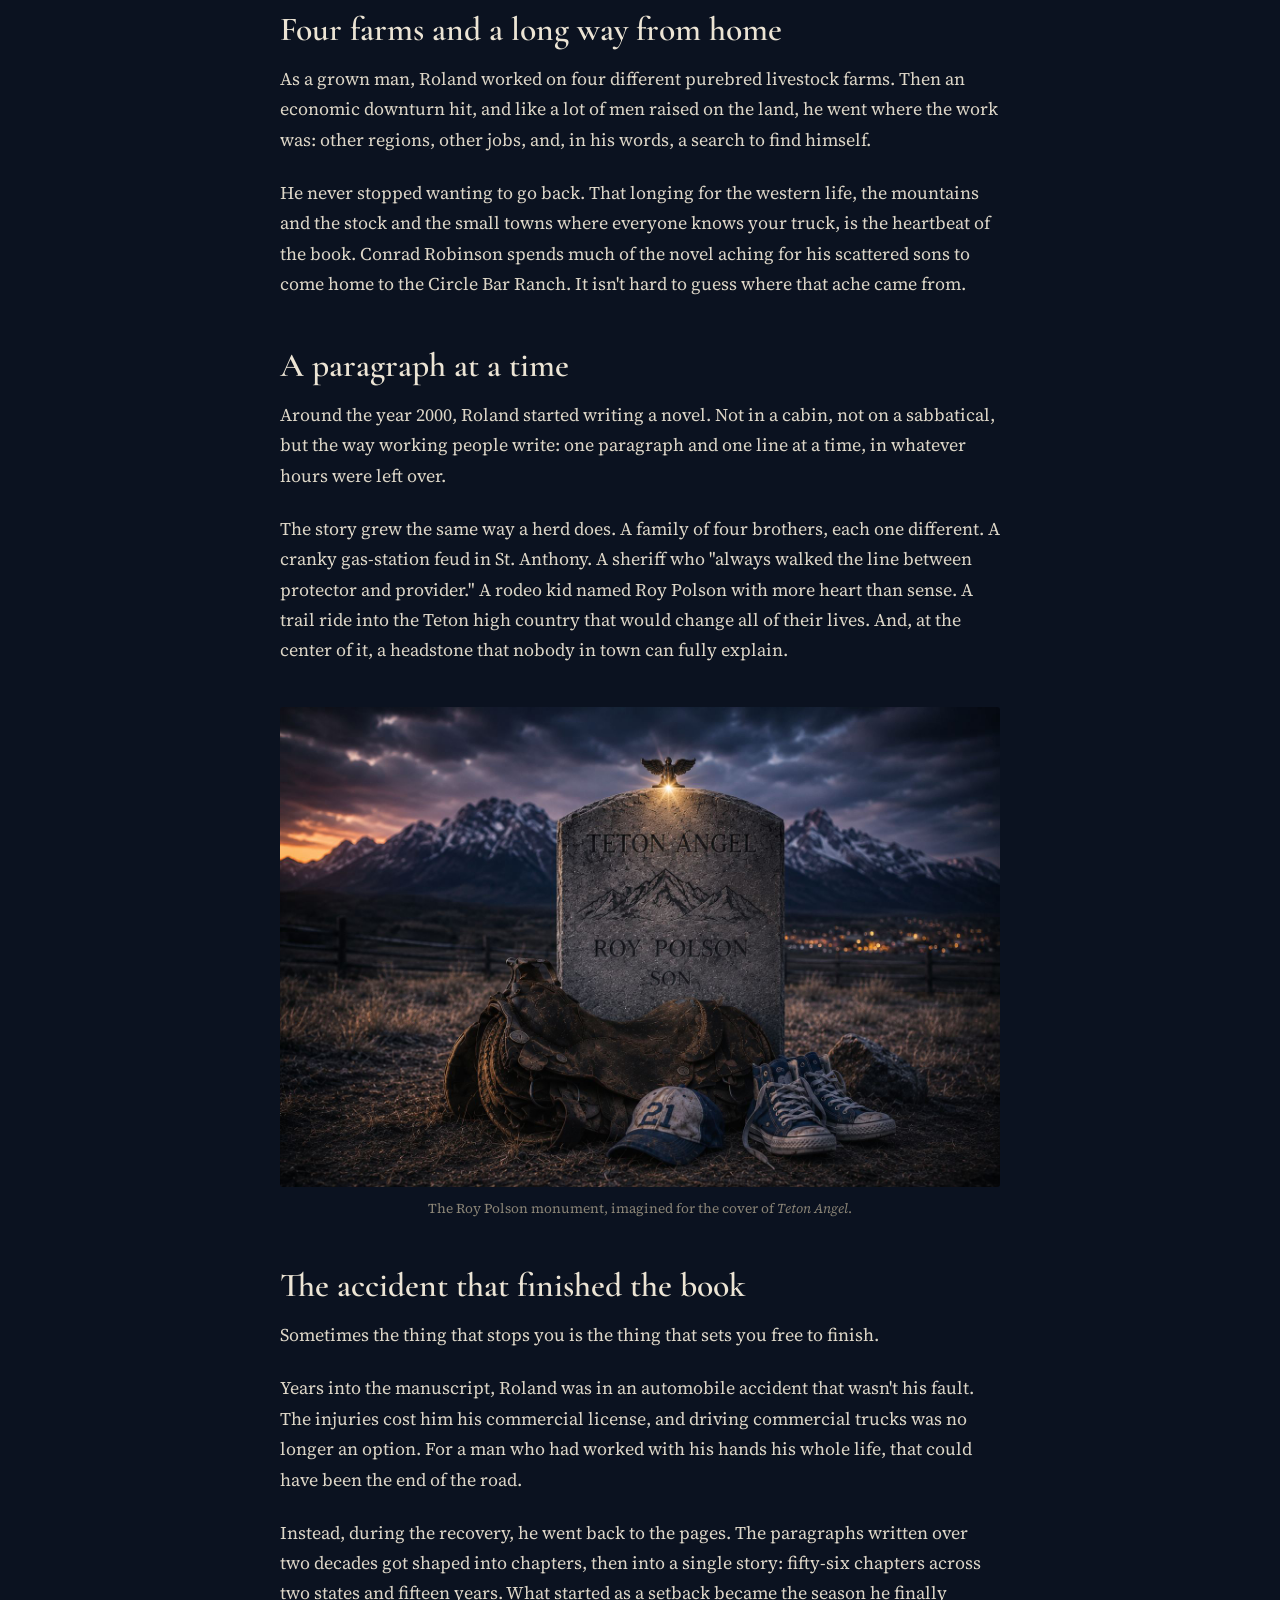
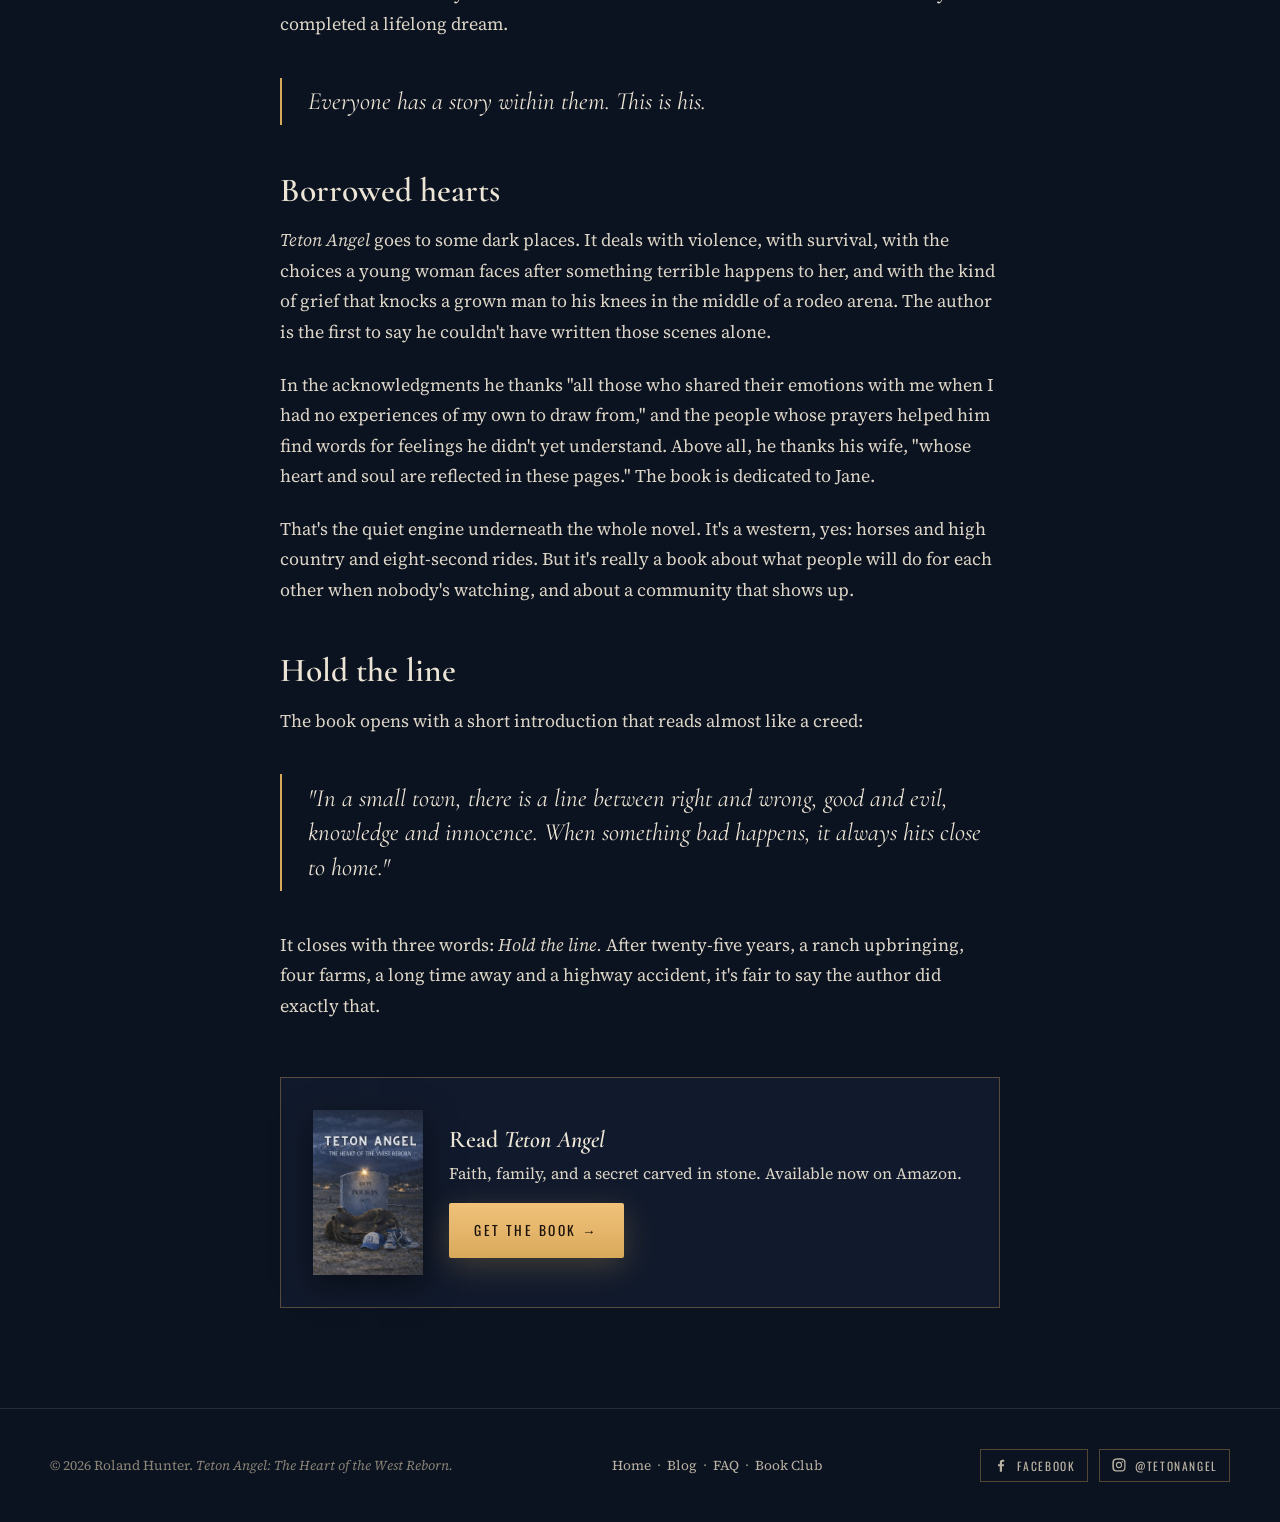
<file: blog/one-line-at-a-time.html>
<!doctype html>
<html lang="en">
<head>
<!-- Google tag (gtag.js) -->
<script async src="https://www.googletagmanager.com/gtag/js?id=G-FJXC0NQQK8"></script>
<script>
  window.dataLayer = window.dataLayer || [];
  function gtag(){dataLayer.push(arguments);}
  gtag('js', new Date());
  gtag('config', 'G-FJXC0NQQK8');
</script>
<meta charset="utf-8">
<meta name="viewport" content="width=device-width, initial-scale=1">
<title>One Line at a Time: The 25-Year Road to Teton Angel</title>
<meta name="description" content="Ranch-raised author Roland Hunter began Teton Angel around 2000, one paragraph at a time, and finished it while recovering from a highway accident.">
<meta name="keywords" content="Roland Hunter, Roland Hunter author, Teton Angel author, indie author story, writing a novel over 25 years, ranch-raised author, Christian fiction author">
<meta name="author" content="Roland Hunter">
<meta name="robots" content="index, follow, max-image-preview:large">
<meta name="theme-color" content="#0b1220">
<link rel="canonical" href="https://www.tetonangel.com/blog/one-line-at-a-time.html">
<meta property="og:site_name" content="Teton Angel">
<meta property="og:locale" content="en_US">
<meta property="og:type" content="article">
<meta property="og:title" content="One Line at a Time: The 25-Year Road to Teton Angel">
<meta property="og:description" content="Ranch-raised author Roland Hunter began Teton Angel around 2000, one paragraph at a time, and finished it while recovering from a highway accident.">
<meta property="og:url" content="https://www.tetonangel.com/blog/one-line-at-a-time.html">
<meta property="og:image" content="https://www.tetonangel.com/assets/img/og-one-line-at-a-time.jpg">
<meta property="og:image:width" content="1200">
<meta property="og:image:height" content="630">
<meta property="og:image:alt" content="Author Roland Hunter in a red western shirt and bolo tie, seated beside a saddle and tack with cowboy hats on the wall behind him">
<meta property="article:published_time" content="2026-10-22">
<meta property="article:modified_time" content="2026-10-22">
<meta property="article:author" content="Roland Hunter">
<meta property="article:section" content="The Writing Life">
<meta property="article:tag" content="Teton Angel">
<meta property="article:tag" content="Roland Hunter">
<meta property="article:tag" content="Indie Authors">
<meta property="article:tag" content="Writing Life">
<meta name="twitter:card" content="summary_large_image">
<meta name="twitter:title" content="One Line at a Time: The 25-Year Road to Teton Angel">
<meta name="twitter:description" content="Ranch-raised author Roland Hunter began Teton Angel around 2000, one paragraph at a time, and finished it while recovering from a highway accident.">
<meta name="twitter:image" content="https://www.tetonangel.com/assets/img/og-one-line-at-a-time.jpg">
<meta name="twitter:image:alt" content="Author Roland Hunter in a red western shirt and bolo tie, seated beside a saddle and tack with cowboy hats on the wall behind him">
<link rel="icon" type="image/png" href="../assets/img/icon.png">
<link rel="apple-touch-icon" href="../assets/img/icon.png">
<link rel="manifest" href="../site.webmanifest">
<link rel="sitemap" type="application/xml" href="https://www.tetonangel.com/sitemap.xml">
<script type="application/ld+json">
{
 "@context": "https://schema.org",
 "@graph": [
  {
   "@type": "Person",
   "@id": "https://www.tetonangel.com/#roland-hunter",
   "name": "Roland Hunter",
   "url": "https://www.tetonangel.com/#author",
   "image": "https://www.tetonangel.com/assets/img/roland-hunter.jpg",
   "sameAs": [
    "https://www.facebook.com/profile.php?id=61595544849953",
    "https://www.instagram.com/tetonangel/"
   ],
   "description": "Ranch-raised author of the Christian family mystery Teton Angel: The Heart of the West Reborn."
  },
  {
   "@type": "BlogPosting",
   "@id": "https://www.tetonangel.com/blog/one-line-at-a-time.html#post",
   "mainEntityOfPage": "https://www.tetonangel.com/blog/one-line-at-a-time.html",
   "headline": "One Line at a Time: The 25-Year Road to Teton Angel",
   "description": "Ranch-raised author Roland Hunter began Teton Angel around 2000, one paragraph at a time, and finished it while recovering from a highway accident.",
   "image": "https://www.tetonangel.com/assets/img/og-one-line-at-a-time.jpg",
   "datePublished": "2026-10-22",
   "dateModified": "2026-10-22",
   "author": {
    "@id": "https://www.tetonangel.com/#roland-hunter"
   },
   "publisher": {
    "@id": "https://www.tetonangel.com/#roland-hunter"
   },
   "isPartOf": {
    "@id": "https://www.tetonangel.com/blog/#blog"
   },
   "about": {
    "@id": "https://www.tetonangel.com/#book"
   },
   "inLanguage": "en",
   "articleSection": "The Writing Life",
   "wordCount": 911
  },
  {
   "@type": "BreadcrumbList",
   "itemListElement": [
    {
     "@type": "ListItem",
     "position": 1,
     "name": "Home",
     "item": "https://www.tetonangel.com/"
    },
    {
     "@type": "ListItem",
     "position": 2,
     "name": "Blog",
     "item": "https://www.tetonangel.com/blog/"
    },
    {
     "@type": "ListItem",
     "position": 3,
     "name": "One Line at a Time: The 25-Year Road to Teton Angel",
     "item": "https://www.tetonangel.com/blog/one-line-at-a-time.html"
    }
   ]
  }
 ]
}
</script>
<link rel="preconnect" href="https://fonts.googleapis.com">
<link rel="preconnect" href="https://fonts.gstatic.com" crossorigin>
<link href="https://fonts.googleapis.com/css2?family=Cormorant+Garamond:ital,wght@0,500;0,600;1,500&family=Oswald:wght@400;500&family=Source+Serif+4:ital,opsz,wght@0,8..60,400;0,8..60,600;1,8..60,400&display=swap" rel="stylesheet">
<link rel="stylesheet" href="../assets/site.css">
</head>
<body>

<nav class="nav" id="nav">
  <div class="wrap">
    <a class="brand" href="../">Teton <span>Angel</span></a>
    <ul>
      <li class="hide-sm"><a href="../#book">The Book</a></li>
      <li class="hide-sm"><a href="../#author">Author</a></li>
      <li><a href="./">Blog</a></li>
      <li><a class="btn btn-gold" href="https://www.amazon.com/dp/B0GWW3YM25" target="_blank" rel="noopener">Buy</a></li>
    </ul>
  </div>
</nav>

<header class="post-hero" style="background-image:url('../assets/img/roland-hunter-seated.jpg')">
  <div class="wrap">
    <p class="eyebrow">The Writing Life</p>
    <h1>One Line at a Time: The 25-Year Road to <em>Teton Angel</em></h1>
    <p class="meta"><time datetime="2026-10-22">October 22, 2026</time> &middot; 6 min read</p>
  </div>
</header>

<article class="post">
  <div class="wrap">
    <a class="back" href="./">&larr; All posts</a>

    <p>Most novels don't take a quarter century to write. Most novelists don't spend that quarter century pulling calves, driving commercial trucks, and chasing work across state lines, either. <em>Teton Angel: The Heart of the West Reborn</em> took the long way home, and you can feel it on every page.</p>

    <p>This is the story of how it got written.</p>

    <h2>Raised on the ranch</h2>

    <p>Roland Hunter grew up on a purebred livestock ranch, the kind of place where a calving season is measured in nights without sleep and the standard is set by the man at the head of the table. His father's was about as high as standards get: one hundred live purebred calves from one hundred cows, a season still counted as a 100% live birth rate even though one twin didn't make it. The ranch earned a photograph in a livestock magazine.</p>

    <p>That kind of upbringing leaves a mark. It teaches you how weather comes over a ridge, how a heifer acts before she calves, how a good horse and a bad one feel different under the same saddle. It teaches you that a family's name is something you carry, not something you're handed.</p>

    <p>Readers who pick up <em>Teton Angel</em> meet that world right away. When patriarch Conrad Robinson shows up late to his own sons' trail ride, it's because "the blonde heifer was calving" and he had to pull the bull calf. Nobody in the Robinson family needs that explained. Neither did the author.</p>

    <blockquote>"This is a land of dryland farming, where nature's cycles of abundance and hardship have shaped both the land and the people who call it home."</blockquote>

    <h2>Four farms and a long way from home</h2>

    <p>As a grown man, Roland worked on four different purebred livestock farms. Then an economic downturn hit, and like a lot of men raised on the land, he went where the work was: other regions, other jobs, and, in his words, a search to find himself.</p>

    <p>He never stopped wanting to go back. That longing for the western life, the mountains and the stock and the small towns where everyone knows your truck, is the heartbeat of the book. Conrad Robinson spends much of the novel aching for his scattered sons to come home to the Circle Bar Ranch. It isn't hard to guess where that ache came from.</p>

    <h2>A paragraph at a time</h2>

    <p>Around the year 2000, Roland started writing a novel. Not in a cabin, not on a sabbatical, but the way working people write: one paragraph and one line at a time, in whatever hours were left over.</p>

    <p>The story grew the same way a herd does. A family of four brothers, each one different. A cranky gas-station feud in St. Anthony. A sheriff who "always walked the line between protector and provider." A rodeo kid named Roy Polson with more heart than sense. A trail ride into the Teton high country that would change all of their lives. And, at the center of it, a headstone that nobody in town can fully explain.</p>

    <figure>
      <img src="../assets/img/headstone.jpg" alt="A headstone reading Roy Polson, Son, with a carved saddle, a number 21 ball cap and high-top sneakers at its foot, under a twilight sky over the Tetons" loading="lazy">
      <figcaption>The Roy Polson monument, imagined for the cover of <em>Teton Angel</em>.</figcaption>
    </figure>

    <h2>The accident that finished the book</h2>

    <p>Sometimes the thing that stops you is the thing that sets you free to finish.</p>

    <p>Years into the manuscript, Roland was in an automobile accident that wasn't his fault. The injuries cost him his commercial license, and driving commercial trucks was no longer an option. For a man who had worked with his hands his whole life, that could have been the end of the road.</p>

    <p>Instead, during the recovery, he went back to the pages. The paragraphs written over two decades got shaped into chapters, then into a single story: fifty-six chapters across two states and fifteen years. What started as a setback became the season he finally completed a lifelong dream.</p>

    <blockquote>Everyone has a story within them. This is his.</blockquote>

    <h2>Borrowed hearts</h2>

    <p><em>Teton Angel</em> goes to some dark places. It deals with violence, with survival, with the choices a young woman faces after something terrible happens to her, and with the kind of grief that knocks a grown man to his knees in the middle of a rodeo arena. The author is the first to say he couldn't have written those scenes alone.</p>

    <p>In the acknowledgments he thanks "all those who shared their emotions with me when I had no experiences of my own to draw from," and the people whose prayers helped him find words for feelings he didn't yet understand. Above all, he thanks his wife, "whose heart and soul are reflected in these pages." The book is dedicated to Jane.</p>

    <p>That's the quiet engine underneath the whole novel. It's a western, yes: horses and high country and eight-second rides. But it's really a book about what people will do for each other when nobody's watching, and about a community that shows up.</p>

    <h2>Hold the line</h2>

    <p>The book opens with a short introduction that reads almost like a creed:</p>

    <blockquote>"In a small town, there is a line between right and wrong, good and evil, knowledge and innocence. When something bad happens, it always hits close to home."</blockquote>

    <p>It closes with three words: <em>Hold the line.</em> After twenty-five years, a ranch upbringing, four farms, a long time away and a highway accident, it's fair to say the author did exactly that.</p>

    <div class="post-cta">
      <img src="../assets/img/cover.jpg" alt="Teton Angel cover">
      <div>
        <h3>Read <em>Teton Angel</em></h3>
        <p>Faith, family, and a secret carved in stone. Available now on Amazon.</p>
        <a class="btn btn-gold" href="https://www.amazon.com/dp/B0GWW3YM25" target="_blank" rel="noopener">Get the book &rarr;</a>
      </div>
    </div>
  </div>
</article>

<footer>
  <div class="wrap">
    <div>&copy; <span id="yr">2026</span> Roland Hunter. <em>Teton Angel: The Heart of the West Reborn.</em></div>
    <div><a href="../">Home</a> &nbsp;&middot;&nbsp; <a href="./">Blog</a> &nbsp;&middot;&nbsp; <a href="../faq.html">FAQ</a> &nbsp;&middot;&nbsp; <a href="../book-club.html">Book Club</a></div>
    <div class="social"><a href="https://www.facebook.com/profile.php?id=61595544849953" target="_blank" rel="noopener me" aria-label="Teton Angel on Facebook"><svg viewBox="0 0 24 24" aria-hidden="true"><path fill="currentColor" d="M13.5 22v-8h2.7l.4-3.2h-3.1V8.8c0-.9.3-1.5 1.6-1.5h1.7V4.4c-.3 0-1.3-.1-2.5-.1-2.4 0-4.1 1.5-4.1 4.2v2.3H7.5V14h2.7v8h3.3z"/></svg><span>Facebook</span></a><a href="https://www.instagram.com/tetonangel/" target="_blank" rel="noopener me" aria-label="Teton Angel on Instagram (@tetonangel)"><svg viewBox="0 0 24 24" aria-hidden="true"><path fill="currentColor" d="M12 7.3A4.7 4.7 0 1 0 12 16.7 4.7 4.7 0 0 0 12 7.3zm0 7.7a3 3 0 1 1 0-6 3 3 0 0 1 0 6zm6-7.9a1.1 1.1 0 1 1-2.2 0 1.1 1.1 0 0 1 2.2 0zM21.9 8c-.1-1.6-.4-3-1.6-4.2S17.6 2.2 16 2.1C14.4 2 9.6 2 8 2.1 6.4 2.2 5 2.5 3.8 3.7S2.2 6.4 2.1 8C2 9.6 2 14.4 2.1 16c.1 1.6.4 3 1.6 4.2s2.6 1.5 4.2 1.6c1.6.1 6.4.1 8 0 1.6-.1 3-.4 4.2-1.6s1.5-2.6 1.6-4.2c.1-1.6.1-6.4 0-8zm-2.1 9.7a3.3 3.3 0 0 1-1.8 1.8c-1.3.5-4.3.4-5.7.4s-4.4.1-5.7-.4a3.3 3.3 0 0 1-1.8-1.8c-.5-1.3-.4-4.3-.4-5.7s-.1-4.4.4-5.7A3.3 3.3 0 0 1 6.3 4.5C7.6 4 10.6 4.1 12 4.1s4.4-.1 5.7.4a3.3 3.3 0 0 1 1.8 1.8c.5 1.3.4 4.3.4 5.7s.1 4.4-.4 5.7z"/></svg><span>@tetonangel</span></a></div>
  </div>
</footer>
<script src="../assets/site.js"></script>
</body>
</html>
</file>
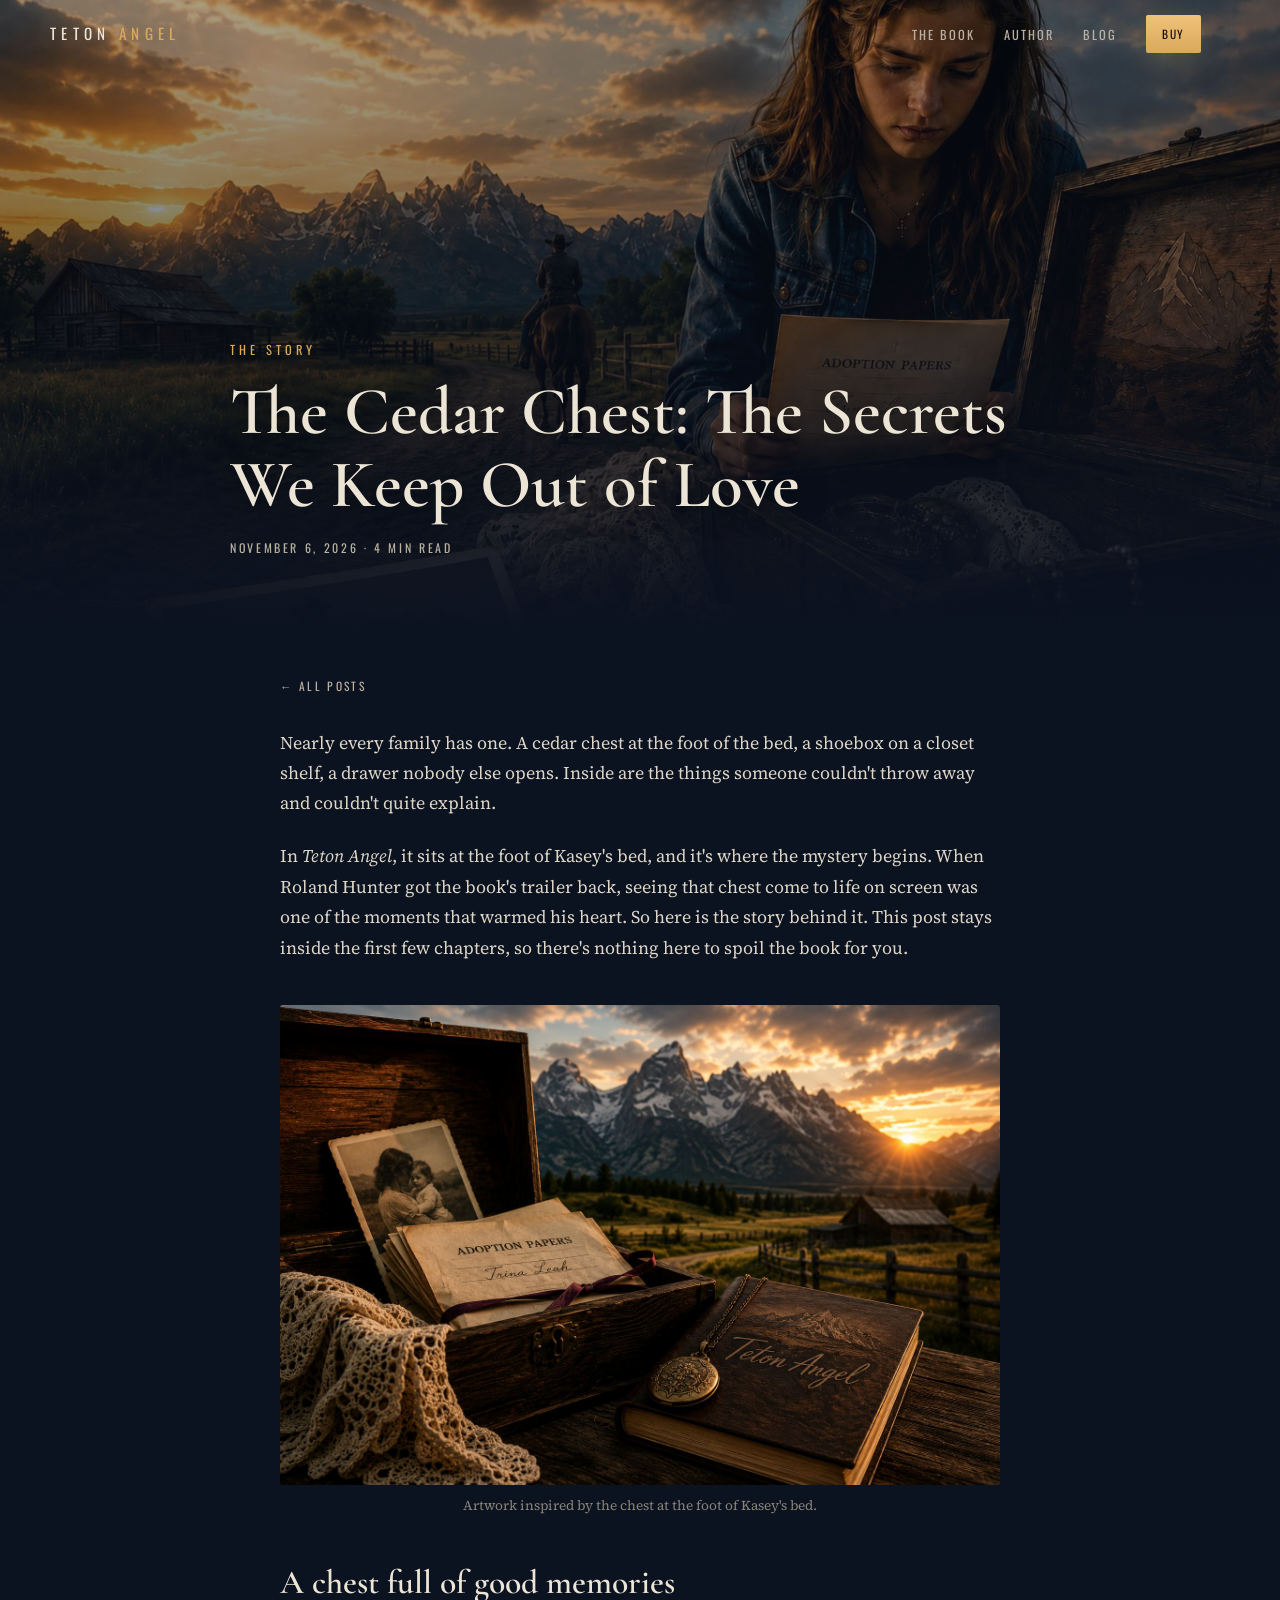
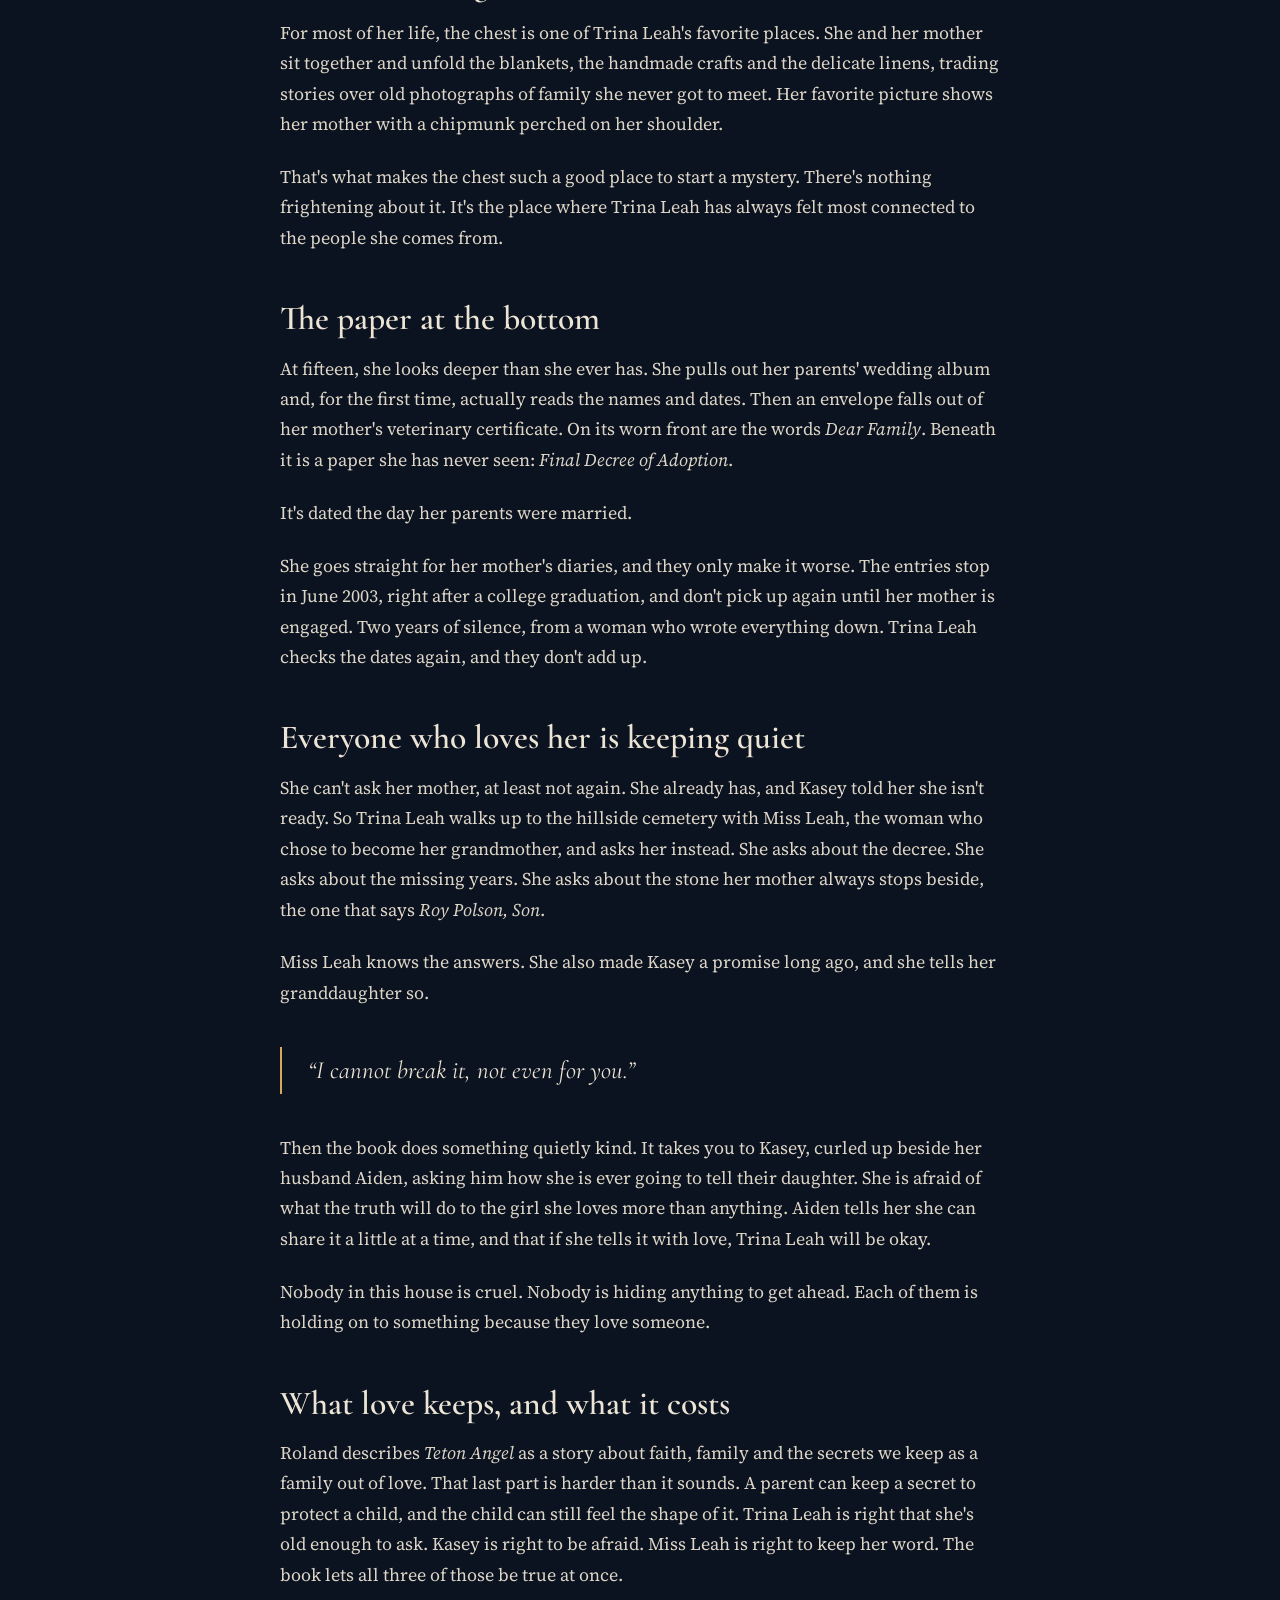
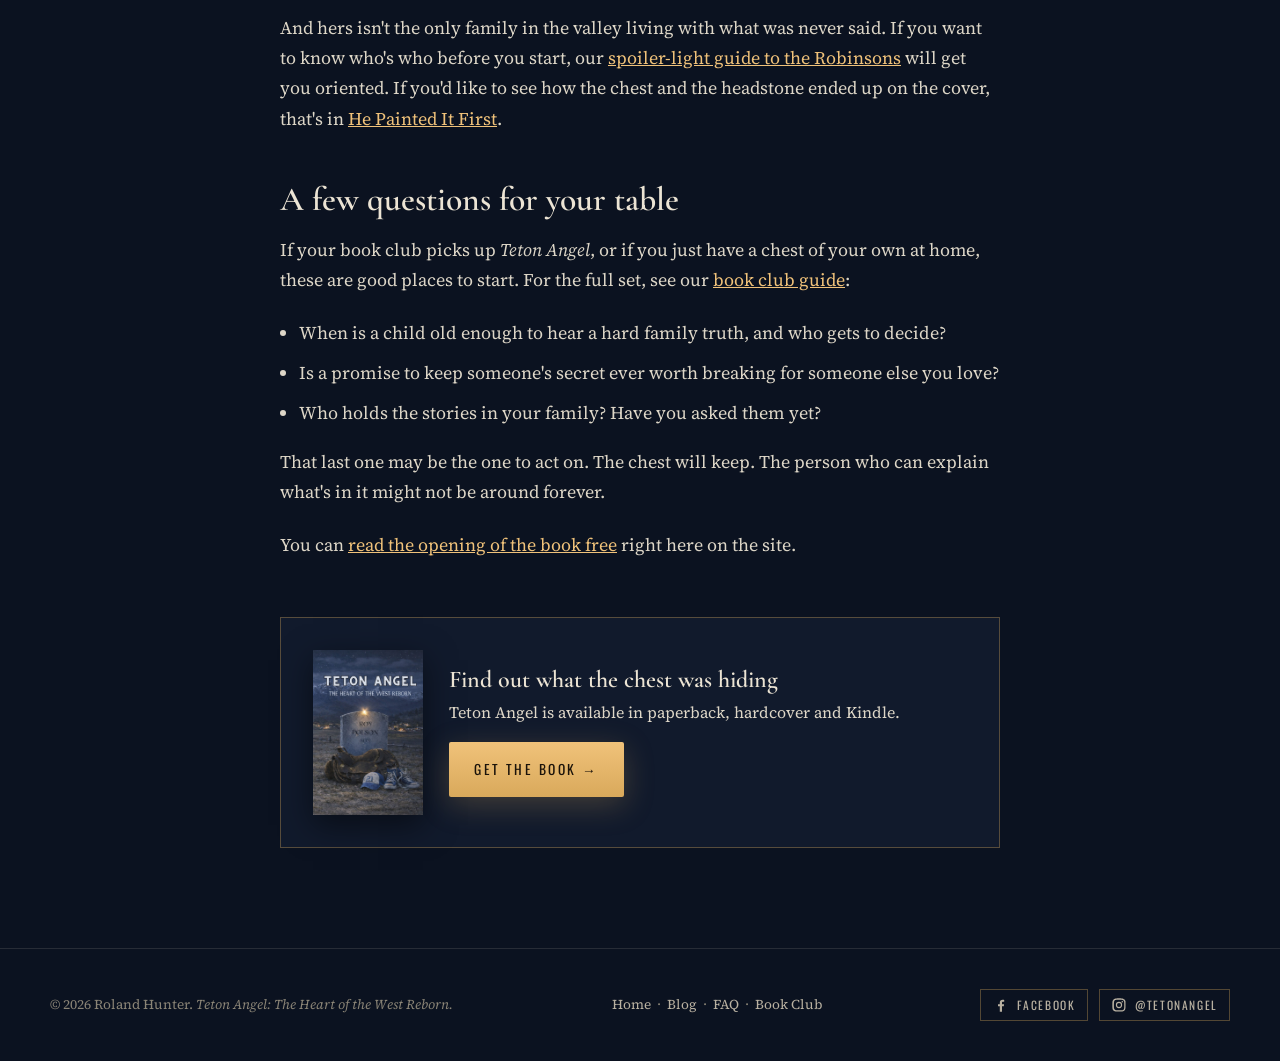
<file: blog/the-cedar-chest.html>
<!doctype html>
<html lang="en">
<head>
<!-- Google tag (gtag.js) -->
<script async src="https://www.googletagmanager.com/gtag/js?id=G-FJXC0NQQK8"></script>
<script>
  window.dataLayer = window.dataLayer || [];
  function gtag(){dataLayer.push(arguments);}
  gtag('js', new Date());
  gtag('config', 'G-FJXC0NQQK8');
</script>
<meta charset="utf-8">
<meta name="viewport" content="width=device-width, initial-scale=1">
<title>The Cedar Chest: Family Secrets in the Novel Teton Angel</title>
<meta name="description" content="A hidden adoption decree in a cedar chest starts Teton Angel, Roland Hunter's Christian family mystery. A spoiler-light look at secrets kept out of love.">
<meta name="keywords" content="Teton Angel, cedar chest, family secrets novel, adoption secret novel, Christian family mystery, Christian fiction, book club discussion questions, Roland Hunter">
<meta name="author" content="Roland Hunter">
<meta name="robots" content="index, follow, max-image-preview:large">
<meta name="theme-color" content="#0b1220">
<link rel="canonical" href="https://www.tetonangel.com/blog/the-cedar-chest.html">
<meta property="og:site_name" content="Teton Angel">
<meta property="og:locale" content="en_US">
<meta property="og:type" content="article">
<meta property="og:title" content="The Cedar Chest: The Secrets We Keep Out of Love">
<meta property="og:description" content="A hidden adoption decree in a cedar chest starts Teton Angel, Roland Hunter's Christian family mystery. A spoiler-light look at secrets kept out of love.">
<meta property="og:url" content="https://www.tetonangel.com/blog/the-cedar-chest.html">
<meta property="og:image" content="https://www.tetonangel.com/assets/img/og-the-cedar-chest.jpg">
<meta property="og:image:width" content="1200">
<meta property="og:image:height" content="630">
<meta property="og:image:alt" content="A young woman reads adoption papers from a wooden chest at sunset, with a rider on the road and the Grand Tetons behind her">
<meta property="article:published_time" content="2026-11-06">
<meta property="article:modified_time" content="2026-11-06">
<meta property="article:author" content="Roland Hunter">
<meta property="article:section" content="The Story">
<meta property="article:tag" content="Teton Angel">
<meta property="article:tag" content="Family Secrets">
<meta property="article:tag" content="Christian Fiction">
<meta property="article:tag" content="Book Clubs">
<meta name="twitter:card" content="summary_large_image">
<meta name="twitter:title" content="The Cedar Chest: The Secrets We Keep Out of Love">
<meta name="twitter:description" content="A hidden adoption decree in a cedar chest starts Teton Angel, Roland Hunter's Christian family mystery. A spoiler-light look at secrets kept out of love.">
<meta name="twitter:image" content="https://www.tetonangel.com/assets/img/og-the-cedar-chest.jpg">
<meta name="twitter:image:alt" content="A young woman reads adoption papers from a wooden chest at sunset, with a rider on the road and the Grand Tetons behind her">
<link rel="icon" type="image/png" href="../assets/img/icon.png">
<link rel="apple-touch-icon" href="../assets/img/icon.png">
<link rel="manifest" href="../site.webmanifest">
<link rel="sitemap" type="application/xml" href="https://www.tetonangel.com/sitemap.xml">
<script type="application/ld+json">
{
 "@context": "https://schema.org",
 "@graph": [
  {
   "@type": "Person",
   "@id": "https://www.tetonangel.com/#roland-hunter",
   "name": "Roland Hunter",
   "url": "https://www.tetonangel.com/#author",
   "image": "https://www.tetonangel.com/assets/img/roland-hunter.jpg",
   "sameAs": [
    "https://www.facebook.com/profile.php?id=61595544849953",
    "https://www.instagram.com/tetonangel/"
   ],
   "description": "Ranch-raised author of the Christian family mystery Teton Angel: The Heart of the West Reborn."
  },
  {
   "@type": "BlogPosting",
   "@id": "https://www.tetonangel.com/blog/the-cedar-chest.html#post",
   "mainEntityOfPage": "https://www.tetonangel.com/blog/the-cedar-chest.html",
   "headline": "The Cedar Chest: The Secrets We Keep Out of Love",
   "description": "A hidden adoption decree in a cedar chest starts Teton Angel, Roland Hunter's Christian family mystery. A spoiler-light look at secrets kept out of love.",
   "image": "https://www.tetonangel.com/assets/img/og-the-cedar-chest.jpg",
   "datePublished": "2026-11-06",
   "dateModified": "2026-11-06",
   "author": {
    "@id": "https://www.tetonangel.com/#roland-hunter"
   },
   "publisher": {
    "@id": "https://www.tetonangel.com/#roland-hunter"
   },
   "isPartOf": {
    "@id": "https://www.tetonangel.com/blog/#blog"
   },
   "about": {
    "@id": "https://www.tetonangel.com/#book"
   },
   "inLanguage": "en",
   "articleSection": "The Story",
   "wordCount": 832
  },
  {
   "@type": "BreadcrumbList",
   "itemListElement": [
    {
     "@type": "ListItem",
     "position": 1,
     "name": "Home",
     "item": "https://www.tetonangel.com/"
    },
    {
     "@type": "ListItem",
     "position": 2,
     "name": "Blog",
     "item": "https://www.tetonangel.com/blog/"
    },
    {
     "@type": "ListItem",
     "position": 3,
     "name": "The Cedar Chest: The Secrets We Keep Out of Love",
     "item": "https://www.tetonangel.com/blog/the-cedar-chest.html"
    }
   ]
  }
 ]
}
</script>
<link rel="preconnect" href="https://fonts.googleapis.com">
<link rel="preconnect" href="https://fonts.gstatic.com" crossorigin>
<link href="https://fonts.googleapis.com/css2?family=Cormorant+Garamond:ital,wght@0,500;0,600;1,500&family=Oswald:wght@400;500&family=Source+Serif+4:ital,opsz,wght@0,8..60,400;0,8..60,600;1,8..60,400&display=swap" rel="stylesheet">
<link rel="stylesheet" href="../assets/site.css">
</head>
<body>

<nav class="nav" id="nav">
  <div class="wrap">
    <a class="brand" href="../">Teton <span>Angel</span></a>
    <ul>
      <li class="hide-sm"><a href="../#book">The Book</a></li>
      <li class="hide-sm"><a href="../#author">Author</a></li>
      <li><a href="./">Blog</a></li>
      <li><a class="btn btn-gold" href="https://www.amazon.com/dp/B0GWW3YM25" target="_blank" rel="noopener">Buy</a></li>
    </ul>
  </div>
</nav>

<header class="post-hero" style="background-image:url('../assets/img/family-secrets.jpg')">
  <div class="wrap">
    <p class="eyebrow">The Story</p>
    <h1>The Cedar Chest: The Secrets We Keep Out of Love</h1>
    <p class="meta"><time datetime="2026-11-06">November 6, 2026</time> &middot; 4 min read</p>
  </div>
</header>

<article class="post">
  <div class="wrap">
    <a class="back" href="./">&larr; All posts</a>

    <p>Nearly every family has one. A cedar chest at the foot of the bed, a shoebox on a closet shelf, a drawer nobody else opens. Inside are the things someone couldn't throw away and couldn't quite explain.</p>

    <p>In <em>Teton Angel</em>, it sits at the foot of Kasey's bed, and it's where the mystery begins. When Roland Hunter got the book's trailer back, seeing that chest come to life on screen was one of the moments that warmed his heart. So here is the story behind it. This post stays inside the first few chapters, so there's nothing here to spoil the book for you.</p>

    <figure>
      <img src="../assets/img/cedar-chest.jpg" alt="An open wooden chest holding old papers tied with ribbon and a photograph of a mother and child, beside a leather journal stamped Teton Angel, with the Tetons at sunset behind" loading="lazy" width="1536" height="1024">
      <figcaption>Artwork inspired by the chest at the foot of Kasey's bed.</figcaption>
    </figure>

    <h2>A chest full of good memories</h2>

    <p>For most of her life, the chest is one of Trina Leah's favorite places. She and her mother sit together and unfold the blankets, the handmade crafts and the delicate linens, trading stories over old photographs of family she never got to meet. Her favorite picture shows her mother with a chipmunk perched on her shoulder.</p>

    <p>That's what makes the chest such a good place to start a mystery. There's nothing frightening about it. It's the place where Trina Leah has always felt most connected to the people she comes from.</p>

    <h2>The paper at the bottom</h2>

    <p>At fifteen, she looks deeper than she ever has. She pulls out her parents' wedding album and, for the first time, actually reads the names and dates. Then an envelope falls out of her mother's veterinary certificate. On its worn front are the words <em>Dear Family</em>. Beneath it is a paper she has never seen: <em>Final Decree of Adoption</em>.</p>

    <p>It's dated the day her parents were married.</p>

    <p>She goes straight for her mother's diaries, and they only make it worse. The entries stop in June 2003, right after a college graduation, and don't pick up again until her mother is engaged. Two years of silence, from a woman who wrote everything down. Trina Leah checks the dates again, and they don't add up.</p>

    <h2>Everyone who loves her is keeping quiet</h2>

    <p>She can't ask her mother, at least not again. She already has, and Kasey told her she isn't ready. So Trina Leah walks up to the hillside cemetery with Miss Leah, the woman who chose to become her grandmother, and asks her instead. She asks about the decree. She asks about the missing years. She asks about the stone her mother always stops beside, the one that says <em>Roy Polson, Son</em>.</p>

    <p>Miss Leah knows the answers. She also made Kasey a promise long ago, and she tells her granddaughter so.</p>

    <blockquote>&ldquo;I cannot break it, not even for you.&rdquo;</blockquote>

    <p>Then the book does something quietly kind. It takes you to Kasey, curled up beside her husband Aiden, asking him how she is ever going to tell their daughter. She is afraid of what the truth will do to the girl she loves more than anything. Aiden tells her she can share it a little at a time, and that if she tells it with love, Trina Leah will be okay.</p>

    <p>Nobody in this house is cruel. Nobody is hiding anything to get ahead. Each of them is holding on to something because they love someone.</p>

    <h2>What love keeps, and what it costs</h2>

    <p>Roland describes <em>Teton Angel</em> as a story about faith, family and the secrets we keep as a family out of love. That last part is harder than it sounds. A parent can keep a secret to protect a child, and the child can still feel the shape of it. Trina Leah is right that she's old enough to ask. Kasey is right to be afraid. Miss Leah is right to keep her word. The book lets all three of those be true at once.</p>

    <p>And hers isn't the only family in the valley living with what was never said. If you want to know who's who before you start, our <a href="meet-the-robinsons.html">spoiler-light guide to the Robinsons</a> will get you oriented. If you'd like to see how the chest and the headstone ended up on the cover, that's in <a href="he-painted-it-first.html">He Painted It First</a>.</p>

    <h2>A few questions for your table</h2>

    <p>If your book club picks up <em>Teton Angel</em>, or if you just have a chest of your own at home, these are good places to start. For the full set, see our <a href="../book-club.html">book club guide</a>:</p>

    <ul>
      <li>When is a child old enough to hear a hard family truth, and who gets to decide?</li>
      <li>Is a promise to keep someone's secret ever worth breaking for someone else you love?</li>
      <li>Who holds the stories in your family? Have you asked them yet?</li>
    </ul>

    <p>That last one may be the one to act on. The chest will keep. The person who can explain what's in it might not be around forever.</p>

    <p>You can <a href="../#excerpt">read the opening of the book free</a> right here on the site.</p>

    <div class="post-cta">
      <img src="../assets/img/cover.jpg" alt="Teton Angel cover">
      <div>
        <h3>Find out what the chest was hiding</h3>
        <p>Teton Angel is available in paperback, hardcover and Kindle.</p>
        <a class="btn btn-gold" href="https://www.amazon.com/dp/B0GWW3YM25" target="_blank" rel="noopener">Get the book &rarr;</a>
      </div>
    </div>
  </div>
</article>

<footer>
  <div class="wrap">
    <div>&copy; <span id="yr">2026</span> Roland Hunter. <em>Teton Angel: The Heart of the West Reborn.</em></div>
    <div><a href="../">Home</a> &nbsp;&middot;&nbsp; <a href="./">Blog</a> &nbsp;&middot;&nbsp; <a href="../faq.html">FAQ</a> &nbsp;&middot;&nbsp; <a href="../book-club.html">Book Club</a></div>
    <div class="social"><a href="https://www.facebook.com/profile.php?id=61595544849953" target="_blank" rel="noopener me" aria-label="Teton Angel on Facebook"><svg viewBox="0 0 24 24" aria-hidden="true"><path fill="currentColor" d="M13.5 22v-8h2.7l.4-3.2h-3.1V8.8c0-.9.3-1.5 1.6-1.5h1.7V4.4c-.3 0-1.3-.1-2.5-.1-2.4 0-4.1 1.5-4.1 4.2v2.3H7.5V14h2.7v8h3.3z"/></svg><span>Facebook</span></a><a href="https://www.instagram.com/tetonangel/" target="_blank" rel="noopener me" aria-label="Teton Angel on Instagram (@tetonangel)"><svg viewBox="0 0 24 24" aria-hidden="true"><path fill="currentColor" d="M12 7.3A4.7 4.7 0 1 0 12 16.7 4.7 4.7 0 0 0 12 7.3zm0 7.7a3 3 0 1 1 0-6 3 3 0 0 1 0 6zm6-7.9a1.1 1.1 0 1 1-2.2 0 1.1 1.1 0 0 1 2.2 0zM21.9 8c-.1-1.6-.4-3-1.6-4.2S17.6 2.2 16 2.1C14.4 2 9.6 2 8 2.1 6.4 2.2 5 2.5 3.8 3.7S2.2 6.4 2.1 8C2 9.6 2 14.4 2.1 16c.1 1.6.4 3 1.6 4.2s2.6 1.5 4.2 1.6c1.6.1 6.4.1 8 0 1.6-.1 3-.4 4.2-1.6s1.5-2.6 1.6-4.2c.1-1.6.1-6.4 0-8zm-2.1 9.7a3.3 3.3 0 0 1-1.8 1.8c-1.3.5-4.3.4-5.7.4s-4.4.1-5.7-.4a3.3 3.3 0 0 1-1.8-1.8c-.5-1.3-.4-4.3-.4-5.7s-.1-4.4.4-5.7A3.3 3.3 0 0 1 6.3 4.5C7.6 4 10.6 4.1 12 4.1s4.4-.1 5.7.4a3.3 3.3 0 0 1 1.8 1.8c.5 1.3.4 4.3.4 5.7s.1 4.4-.4 5.7z"/></svg><span>@tetonangel</span></a></div>
  </div>
</footer>
<script src="../assets/site.js"></script>
</body>
</html>
</file>
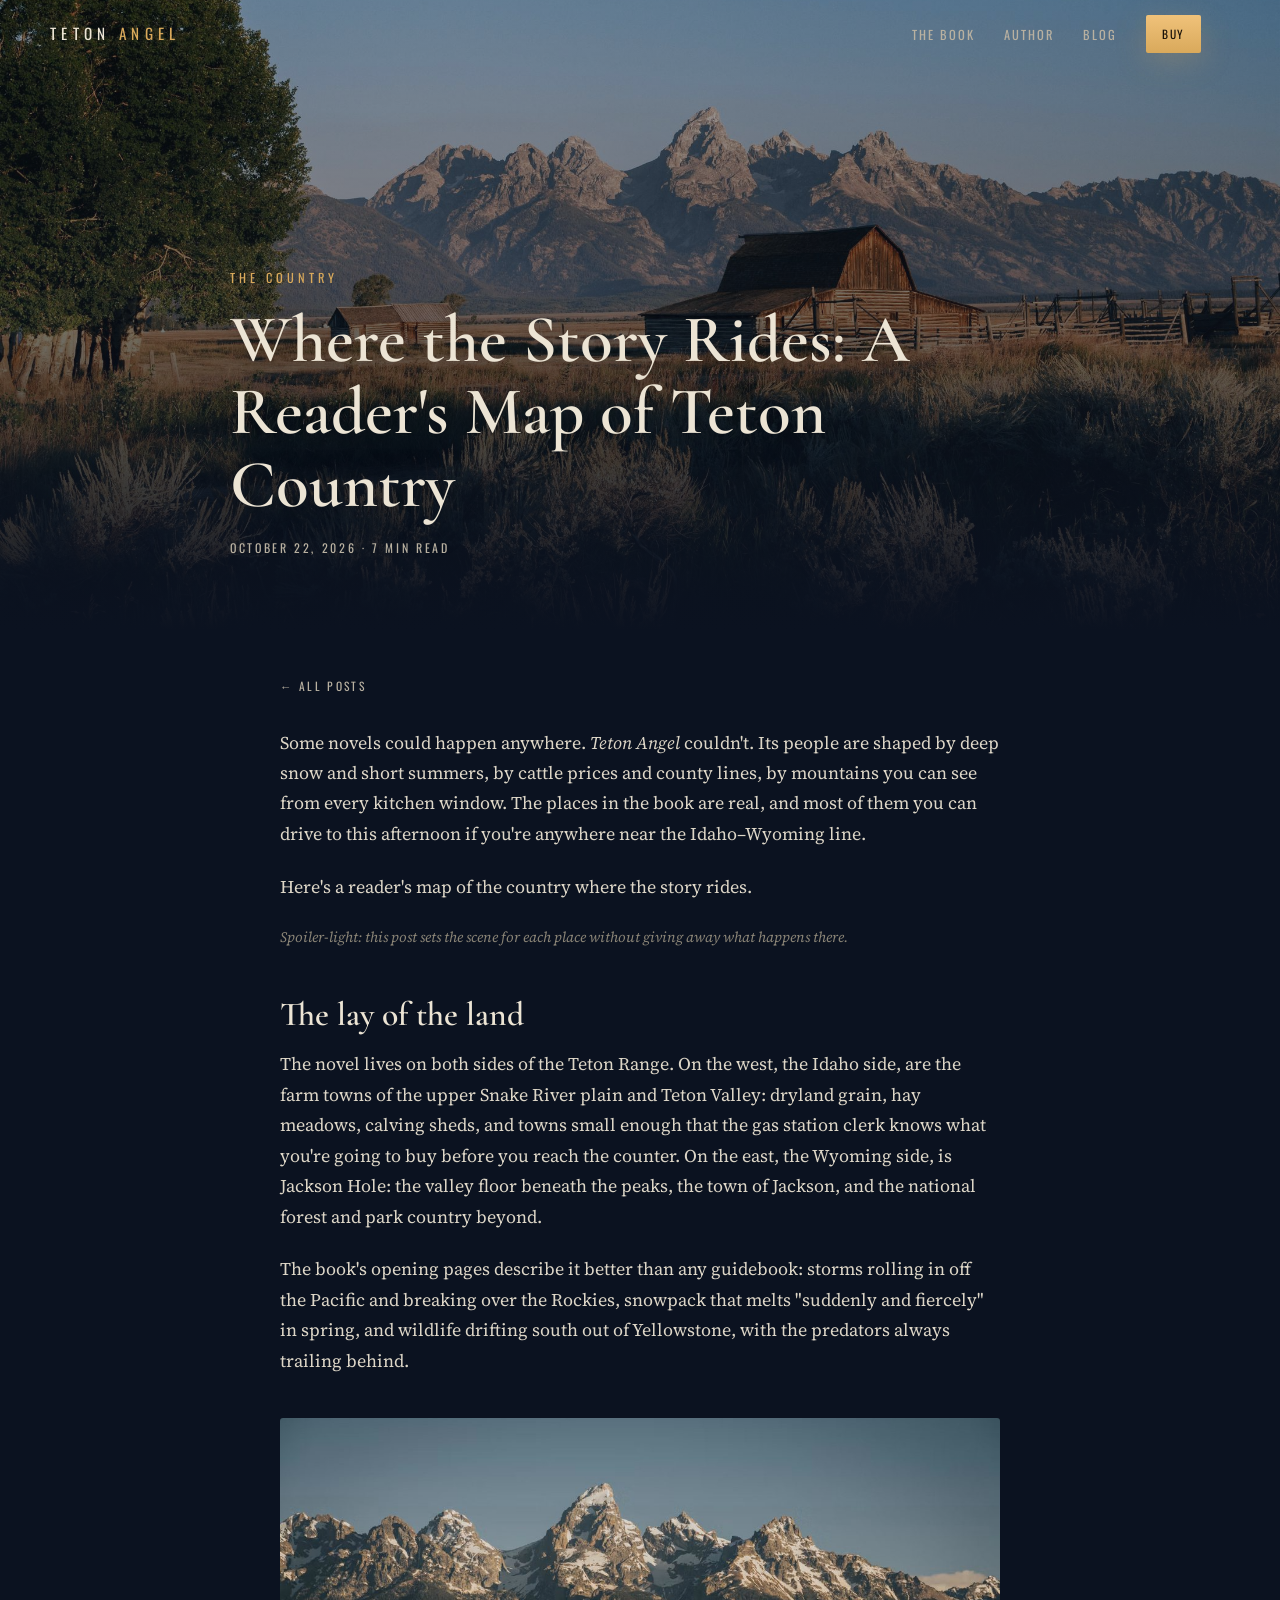
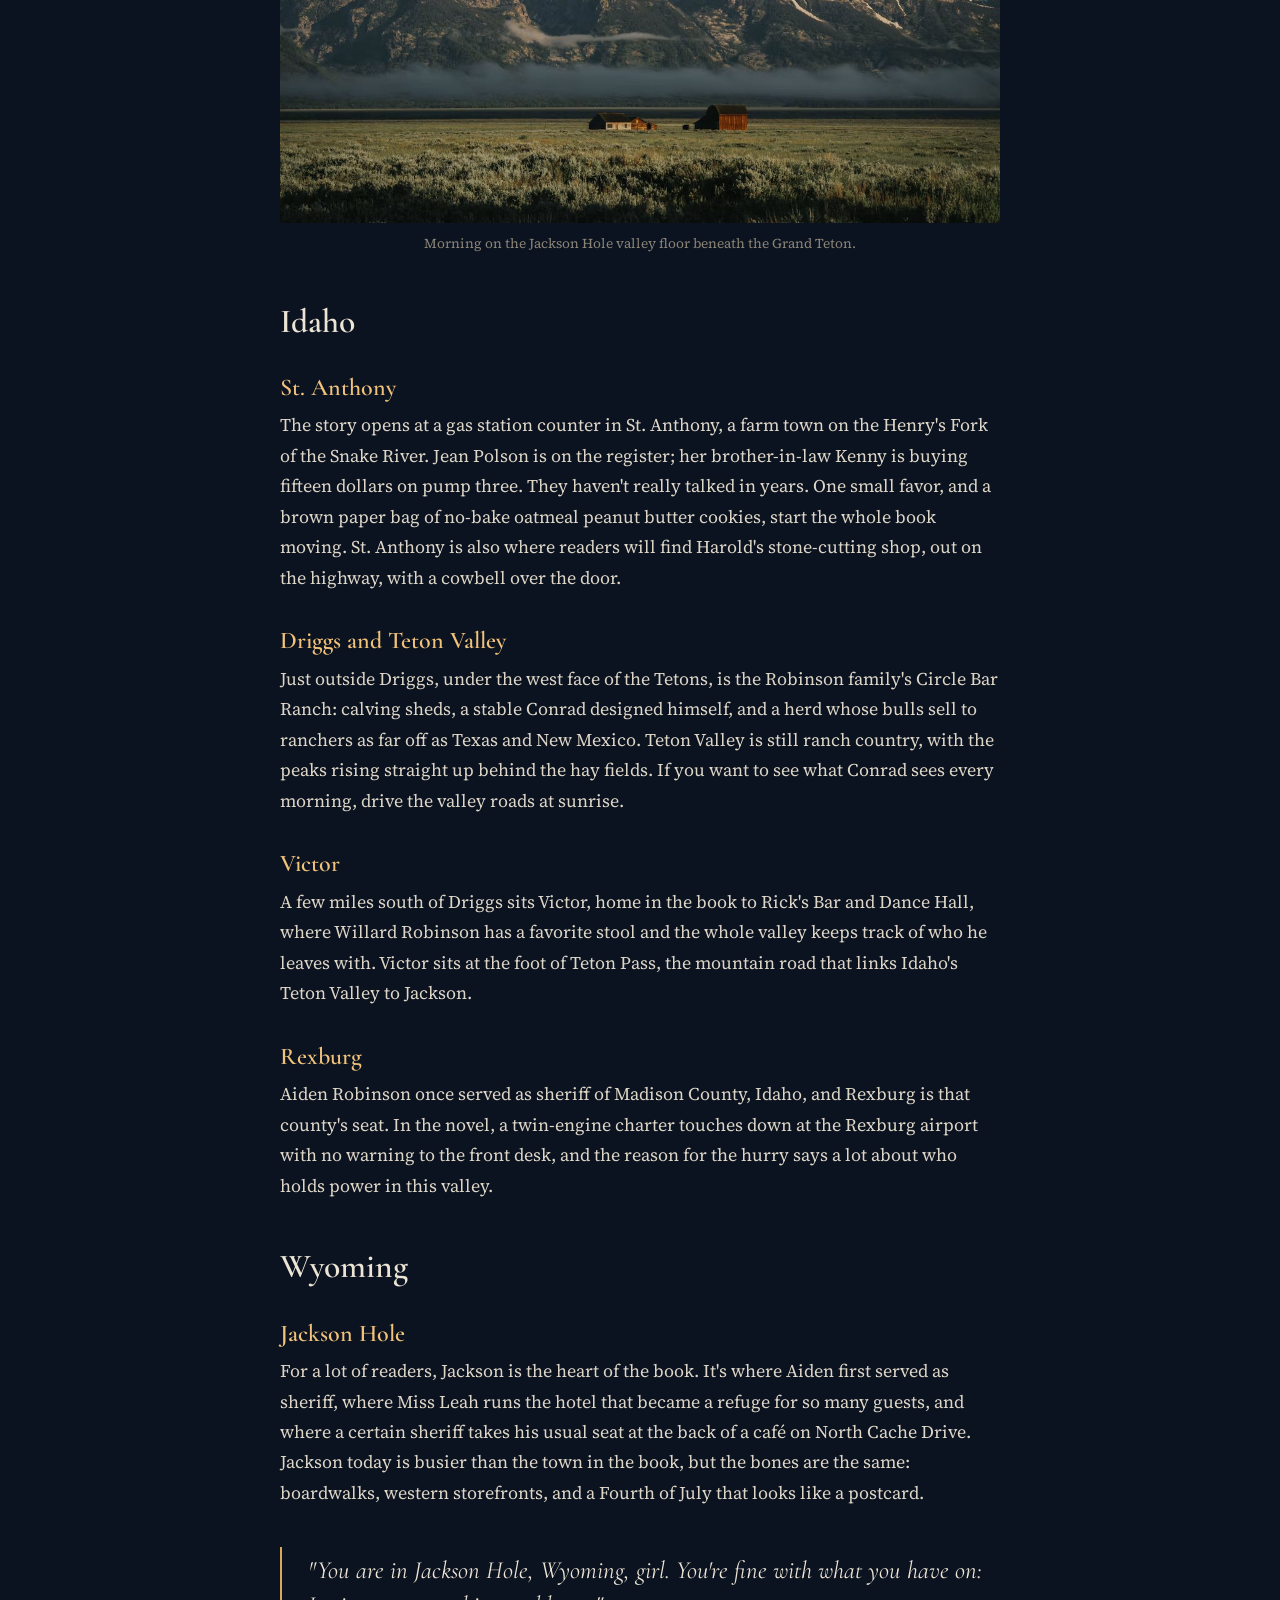
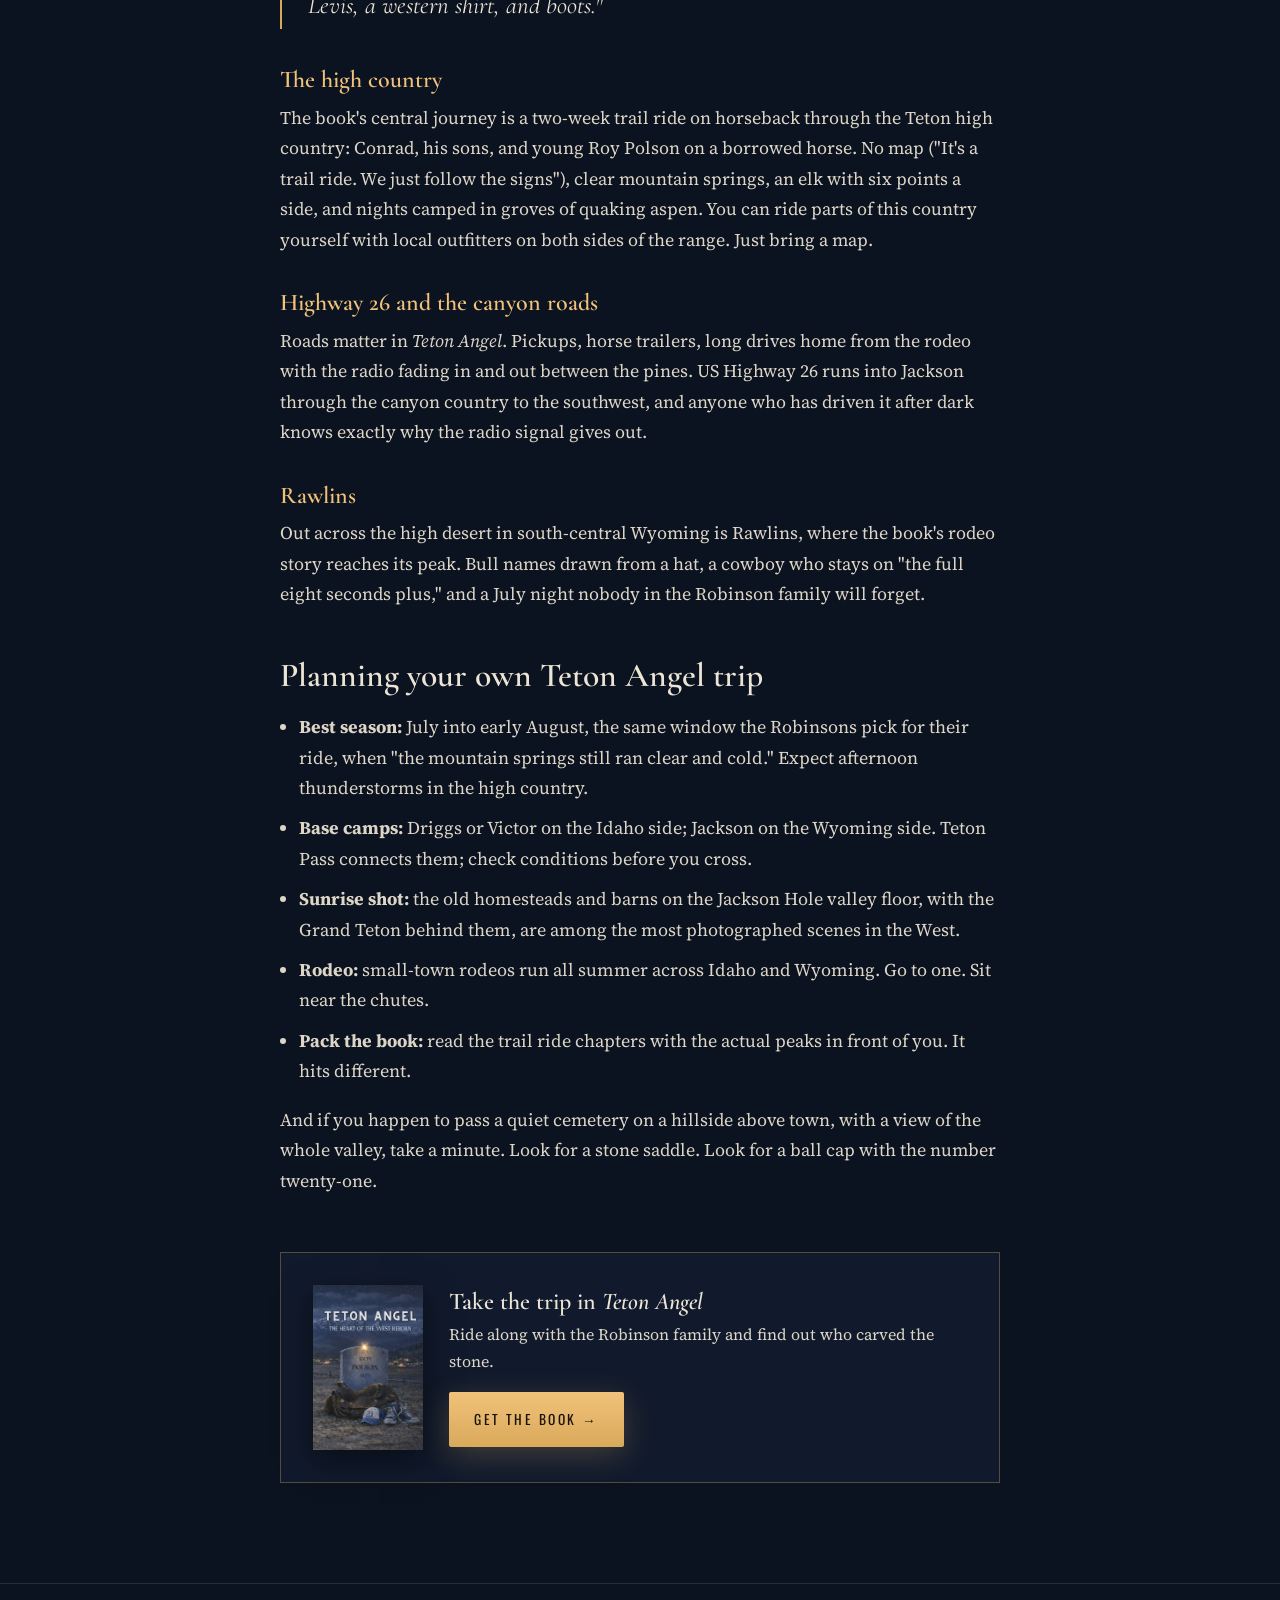
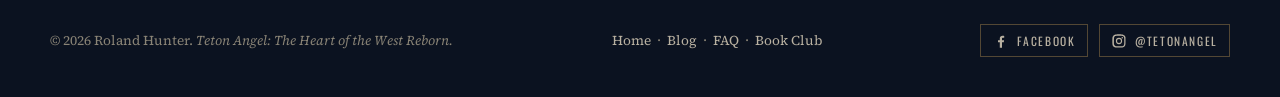
<file: blog/where-the-story-rides.html>
<!doctype html>
<html lang="en">
<head>
<!-- Google tag (gtag.js) -->
<script async src="https://www.googletagmanager.com/gtag/js?id=G-FJXC0NQQK8"></script>
<script>
  window.dataLayer = window.dataLayer || [];
  function gtag(){dataLayer.push(arguments);}
  gtag('js', new Date());
  gtag('config', 'G-FJXC0NQQK8');
</script>
<meta charset="utf-8">
<meta name="viewport" content="width=device-width, initial-scale=1">
<title>Where the Story Rides: The Real Places in Teton Angel</title>
<meta name="description" content="The real Idaho and Wyoming places behind Teton Angel, from St. Anthony and Driggs to Jackson Hole and Rawlins, plus tips for your own trip.">
<meta name="keywords" content="Teton Angel setting, novels set in Jackson Hole, novels set in Idaho, Grand Teton novel, St. Anthony Idaho, Driggs Idaho, Rawlins Wyoming, Teton country travel, literary travel">
<meta name="author" content="Roland Hunter">
<meta name="robots" content="index, follow, max-image-preview:large">
<meta name="theme-color" content="#0b1220">
<link rel="canonical" href="https://www.tetonangel.com/blog/where-the-story-rides.html">
<meta property="og:site_name" content="Teton Angel">
<meta property="og:locale" content="en_US">
<meta property="og:type" content="article">
<meta property="og:title" content="Where the Story Rides: A Reader's Map of Teton Country">
<meta property="og:description" content="The real Idaho and Wyoming places behind Teton Angel, from St. Anthony and Driggs to Jackson Hole and Rawlins, plus tips for your own trip.">
<meta property="og:url" content="https://www.tetonangel.com/blog/where-the-story-rides.html">
<meta property="og:image" content="https://www.tetonangel.com/assets/img/og-where-the-story-rides.jpg">
<meta property="og:image:width" content="1200">
<meta property="og:image:height" content="630">
<meta property="og:image:alt" content="A weathered barn and sagebrush flats beneath the Grand Tetons in warm morning light">
<meta property="article:published_time" content="2026-10-22">
<meta property="article:modified_time" content="2026-10-22">
<meta property="article:author" content="Roland Hunter">
<meta property="article:section" content="The Country">
<meta property="article:tag" content="Teton Angel">
<meta property="article:tag" content="Jackson Hole">
<meta property="article:tag" content="Idaho">
<meta property="article:tag" content="Literary Travel">
<meta name="twitter:card" content="summary_large_image">
<meta name="twitter:title" content="Where the Story Rides: A Reader's Map of Teton Country">
<meta name="twitter:description" content="The real Idaho and Wyoming places behind Teton Angel, from St. Anthony and Driggs to Jackson Hole and Rawlins, plus tips for your own trip.">
<meta name="twitter:image" content="https://www.tetonangel.com/assets/img/og-where-the-story-rides.jpg">
<meta name="twitter:image:alt" content="A weathered barn and sagebrush flats beneath the Grand Tetons in warm morning light">
<link rel="icon" type="image/png" href="../assets/img/icon.png">
<link rel="apple-touch-icon" href="../assets/img/icon.png">
<link rel="manifest" href="../site.webmanifest">
<link rel="sitemap" type="application/xml" href="https://www.tetonangel.com/sitemap.xml">
<script type="application/ld+json">
{
 "@context": "https://schema.org",
 "@graph": [
  {
   "@type": "Person",
   "@id": "https://www.tetonangel.com/#roland-hunter",
   "name": "Roland Hunter",
   "url": "https://www.tetonangel.com/#author",
   "image": "https://www.tetonangel.com/assets/img/roland-hunter.jpg",
   "sameAs": [
    "https://www.facebook.com/profile.php?id=61595544849953",
    "https://www.instagram.com/tetonangel/"
   ],
   "description": "Ranch-raised author of the Christian family mystery Teton Angel: The Heart of the West Reborn."
  },
  {
   "@type": "BlogPosting",
   "@id": "https://www.tetonangel.com/blog/where-the-story-rides.html#post",
   "mainEntityOfPage": "https://www.tetonangel.com/blog/where-the-story-rides.html",
   "headline": "Where the Story Rides: A Reader's Map of Teton Country",
   "description": "The real Idaho and Wyoming places behind Teton Angel, from St. Anthony and Driggs to Jackson Hole and Rawlins, plus tips for your own trip.",
   "image": "https://www.tetonangel.com/assets/img/og-where-the-story-rides.jpg",
   "datePublished": "2026-10-22",
   "dateModified": "2026-10-22",
   "author": {
    "@id": "https://www.tetonangel.com/#roland-hunter"
   },
   "publisher": {
    "@id": "https://www.tetonangel.com/#roland-hunter"
   },
   "isPartOf": {
    "@id": "https://www.tetonangel.com/blog/#blog"
   },
   "about": {
    "@id": "https://www.tetonangel.com/#book"
   },
   "inLanguage": "en",
   "articleSection": "The Country",
   "wordCount": 971
  },
  {
   "@type": "BreadcrumbList",
   "itemListElement": [
    {
     "@type": "ListItem",
     "position": 1,
     "name": "Home",
     "item": "https://www.tetonangel.com/"
    },
    {
     "@type": "ListItem",
     "position": 2,
     "name": "Blog",
     "item": "https://www.tetonangel.com/blog/"
    },
    {
     "@type": "ListItem",
     "position": 3,
     "name": "Where the Story Rides: A Reader's Map of Teton Country",
     "item": "https://www.tetonangel.com/blog/where-the-story-rides.html"
    }
   ]
  }
 ]
}
</script>
<link rel="preconnect" href="https://fonts.googleapis.com">
<link rel="preconnect" href="https://fonts.gstatic.com" crossorigin>
<link href="https://fonts.googleapis.com/css2?family=Cormorant+Garamond:ital,wght@0,500;0,600;1,500&family=Oswald:wght@400;500&family=Source+Serif+4:ital,opsz,wght@0,8..60,400;0,8..60,600;1,8..60,400&display=swap" rel="stylesheet">
<link rel="stylesheet" href="../assets/site.css">
</head>
<body>

<nav class="nav" id="nav">
  <div class="wrap">
    <a class="brand" href="../">Teton <span>Angel</span></a>
    <ul>
      <li class="hide-sm"><a href="../#book">The Book</a></li>
      <li class="hide-sm"><a href="../#author">Author</a></li>
      <li><a href="./">Blog</a></li>
      <li><a class="btn btn-gold" href="https://www.amazon.com/dp/B0GWW3YM25" target="_blank" rel="noopener">Buy</a></li>
    </ul>
  </div>
</nav>

<header class="post-hero" style="background-image:url('../assets/img/hero-tetons.jpg')">
  <div class="wrap">
    <p class="eyebrow">The Country</p>
    <h1>Where the Story Rides: A Reader's Map of Teton Country</h1>
    <p class="meta"><time datetime="2026-10-22">October 22, 2026</time> &middot; 7 min read</p>
  </div>
</header>

<article class="post">
  <div class="wrap">
    <a class="back" href="./">&larr; All posts</a>

    <p>Some novels could happen anywhere. <em>Teton Angel</em> couldn't. Its people are shaped by deep snow and short summers, by cattle prices and county lines, by mountains you can see from every kitchen window. The places in the book are real, and most of them you can drive to this afternoon if you're anywhere near the Idaho–Wyoming line.</p>

    <p>Here's a reader's map of the country where the story rides.</p>

    <p class="spoiler-note">Spoiler-light: this post sets the scene for each place without giving away what happens there.</p>

    <h2>The lay of the land</h2>

    <p>The novel lives on both sides of the Teton Range. On the west, the Idaho side, are the farm towns of the upper Snake River plain and Teton Valley: dryland grain, hay meadows, calving sheds, and towns small enough that the gas station clerk knows what you're going to buy before you reach the counter. On the east, the Wyoming side, is Jackson Hole: the valley floor beneath the peaks, the town of Jackson, and the national forest and park country beyond.</p>

    <p>The book's opening pages describe it better than any guidebook: storms rolling in off the Pacific and breaking over the Rockies, snowpack that melts "suddenly and fiercely" in spring, and wildlife drifting south out of Yellowstone, with the predators always trailing behind.</p>

    <figure>
      <img src="../assets/img/mormon-row.jpg" alt="An old barn and homestead in the sagebrush beneath the Grand Tetons at dawn, with fog along the valley floor" loading="lazy">
      <figcaption>Morning on the Jackson Hole valley floor beneath the Grand Teton.</figcaption>
    </figure>

    <h2>Idaho</h2>

    <h3>St. Anthony</h3>
    <p>The story opens at a gas station counter in St. Anthony, a farm town on the Henry's Fork of the Snake River. Jean Polson is on the register; her brother-in-law Kenny is buying fifteen dollars on pump three. They haven't really talked in years. One small favor, and a brown paper bag of no-bake oatmeal peanut butter cookies, start the whole book moving. St. Anthony is also where readers will find Harold's stone-cutting shop, out on the highway, with a cowbell over the door.</p>

    <h3>Driggs and Teton Valley</h3>
    <p>Just outside Driggs, under the west face of the Tetons, is the Robinson family's Circle Bar Ranch: calving sheds, a stable Conrad designed himself, and a herd whose bulls sell to ranchers as far off as Texas and New Mexico. Teton Valley is still ranch country, with the peaks rising straight up behind the hay fields. If you want to see what Conrad sees every morning, drive the valley roads at sunrise.</p>

    <h3>Victor</h3>
    <p>A few miles south of Driggs sits Victor, home in the book to Rick's Bar and Dance Hall, where Willard Robinson has a favorite stool and the whole valley keeps track of who he leaves with. Victor sits at the foot of Teton Pass, the mountain road that links Idaho's Teton Valley to Jackson.</p>

    <h3>Rexburg</h3>
    <p>Aiden Robinson once served as sheriff of Madison County, Idaho, and Rexburg is that county's seat. In the novel, a twin-engine charter touches down at the Rexburg airport with no warning to the front desk, and the reason for the hurry says a lot about who holds power in this valley.</p>

    <h2>Wyoming</h2>

    <h3>Jackson Hole</h3>
    <p>For a lot of readers, Jackson is the heart of the book. It's where Aiden first served as sheriff, where Miss Leah runs the hotel that became a refuge for so many guests, and where a certain sheriff takes his usual seat at the back of a café on North Cache Drive. Jackson today is busier than the town in the book, but the bones are the same: boardwalks, western storefronts, and a Fourth of July that looks like a postcard.</p>

    <blockquote>"You are in Jackson Hole, Wyoming, girl. You're fine with what you have on: Levis, a western shirt, and boots."</blockquote>

    <h3>The high country</h3>
    <p>The book's central journey is a two-week trail ride on horseback through the Teton high country: Conrad, his sons, and young Roy Polson on a borrowed horse. No map ("It's a trail ride. We just follow the signs"), clear mountain springs, an elk with six points a side, and nights camped in groves of quaking aspen. You can ride parts of this country yourself with local outfitters on both sides of the range. Just bring a map.</p>

    <h3>Highway 26 and the canyon roads</h3>
    <p>Roads matter in <em>Teton Angel</em>. Pickups, horse trailers, long drives home from the rodeo with the radio fading in and out between the pines. US Highway 26 runs into Jackson through the canyon country to the southwest, and anyone who has driven it after dark knows exactly why the radio signal gives out.</p>

    <h3>Rawlins</h3>
    <p>Out across the high desert in south-central Wyoming is Rawlins, where the book's rodeo story reaches its peak. Bull names drawn from a hat, a cowboy who stays on "the full eight seconds plus," and a July night nobody in the Robinson family will forget.</p>

    <h2>Planning your own Teton Angel trip</h2>

    <ul>
      <li><strong>Best season:</strong> July into early August, the same window the Robinsons pick for their ride, when "the mountain springs still ran clear and cold." Expect afternoon thunderstorms in the high country.</li>
      <li><strong>Base camps:</strong> Driggs or Victor on the Idaho side; Jackson on the Wyoming side. Teton Pass connects them; check conditions before you cross.</li>
      <li><strong>Sunrise shot:</strong> the old homesteads and barns on the Jackson Hole valley floor, with the Grand Teton behind them, are among the most photographed scenes in the West.</li>
      <li><strong>Rodeo:</strong> small-town rodeos run all summer across Idaho and Wyoming. Go to one. Sit near the chutes.</li>
      <li><strong>Pack the book:</strong> read the trail ride chapters with the actual peaks in front of you. It hits different.</li>
    </ul>

    <p>And if you happen to pass a quiet cemetery on a hillside above town, with a view of the whole valley, take a minute. Look for a stone saddle. Look for a ball cap with the number twenty-one.</p>

    <div class="post-cta">
      <img src="../assets/img/cover.jpg" alt="Teton Angel cover">
      <div>
        <h3>Take the trip in <em>Teton Angel</em></h3>
        <p>Ride along with the Robinson family and find out who carved the stone.</p>
        <a class="btn btn-gold" href="https://www.amazon.com/dp/B0GWW3YM25" target="_blank" rel="noopener">Get the book &rarr;</a>
      </div>
    </div>
  </div>
</article>

<footer>
  <div class="wrap">
    <div>&copy; <span id="yr">2026</span> Roland Hunter. <em>Teton Angel: The Heart of the West Reborn.</em></div>
    <div><a href="../">Home</a> &nbsp;&middot;&nbsp; <a href="./">Blog</a> &nbsp;&middot;&nbsp; <a href="../faq.html">FAQ</a> &nbsp;&middot;&nbsp; <a href="../book-club.html">Book Club</a></div>
    <div class="social"><a href="https://www.facebook.com/profile.php?id=61595544849953" target="_blank" rel="noopener me" aria-label="Teton Angel on Facebook"><svg viewBox="0 0 24 24" aria-hidden="true"><path fill="currentColor" d="M13.5 22v-8h2.7l.4-3.2h-3.1V8.8c0-.9.3-1.5 1.6-1.5h1.7V4.4c-.3 0-1.3-.1-2.5-.1-2.4 0-4.1 1.5-4.1 4.2v2.3H7.5V14h2.7v8h3.3z"/></svg><span>Facebook</span></a><a href="https://www.instagram.com/tetonangel/" target="_blank" rel="noopener me" aria-label="Teton Angel on Instagram (@tetonangel)"><svg viewBox="0 0 24 24" aria-hidden="true"><path fill="currentColor" d="M12 7.3A4.7 4.7 0 1 0 12 16.7 4.7 4.7 0 0 0 12 7.3zm0 7.7a3 3 0 1 1 0-6 3 3 0 0 1 0 6zm6-7.9a1.1 1.1 0 1 1-2.2 0 1.1 1.1 0 0 1 2.2 0zM21.9 8c-.1-1.6-.4-3-1.6-4.2S17.6 2.2 16 2.1C14.4 2 9.6 2 8 2.1 6.4 2.2 5 2.5 3.8 3.7S2.2 6.4 2.1 8C2 9.6 2 14.4 2.1 16c.1 1.6.4 3 1.6 4.2s2.6 1.5 4.2 1.6c1.6.1 6.4.1 8 0 1.6-.1 3-.4 4.2-1.6s1.5-2.6 1.6-4.2c.1-1.6.1-6.4 0-8zm-2.1 9.7a3.3 3.3 0 0 1-1.8 1.8c-1.3.5-4.3.4-5.7.4s-4.4.1-5.7-.4a3.3 3.3 0 0 1-1.8-1.8c-.5-1.3-.4-4.3-.4-5.7s-.1-4.4.4-5.7A3.3 3.3 0 0 1 6.3 4.5C7.6 4 10.6 4.1 12 4.1s4.4-.1 5.7.4a3.3 3.3 0 0 1 1.8 1.8c.5 1.3.4 4.3.4 5.7s.1 4.4-.4 5.7z"/></svg><span>@tetonangel</span></a></div>
  </div>
</footer>
<script src="../assets/site.js"></script>
</body>
</html>
</file>
<file: assets/site.css>
/* Teton Angel — site styles */
:root {
  --night: #0b1220;
  --night-2: #111a2c;
  --night-3: #18233a;
  --ink: #ece4d4;
  --ink-soft: #b9b1a1;
  --ink-faint: #8a8476;
  --gold: #d9a95b;
  --gold-hot: #f0c27a;
  --ember: #c4672f;
  --stone: #9aa3ad;
  --line: rgba(236, 228, 212, 0.12);
  --paper: #f4ecdc;
  --paper-ink: #2a2118;
  --display: "Cormorant Garamond", Georgia, serif;
  --body: "Source Serif 4", Georgia, serif;
  --label: "Oswald", "Arial Narrow", sans-serif;
  --wrap: 1180px;
}

* { box-sizing: border-box; }
html { scroll-behavior: smooth; }
body {
  margin: 0;
  background: var(--night);
  color: var(--ink);
  font-family: var(--body);
  font-size: 18px;
  line-height: 1.7;
  -webkit-font-smoothing: antialiased;
}
img { max-width: 100%; height: auto; display: block; }
a { color: var(--gold-hot); }
.wrap { width: min(var(--wrap), 100% - 32px); margin-inline: auto; }

/* ---------- type ---------- */
.eyebrow {
  font-family: var(--label);
  text-transform: uppercase;
  letter-spacing: 0.32em;
  font-size: 0.78rem;
  color: var(--gold);
  margin: 0 0 1rem;
}
h1, h2, h3 { font-family: var(--display); font-weight: 600; line-height: 1.08; margin: 0 0 1rem; }
h2 { font-size: clamp(2.1rem, 4.5vw, 3.4rem); }
h3 { font-size: 1.7rem; }
.lede { font-size: 1.2rem; color: var(--ink-soft); }

/* ---------- buttons ---------- */
.btn {
  display: inline-flex; align-items: center; gap: 0.6rem;
  font-family: var(--label); text-transform: uppercase; letter-spacing: 0.18em; font-size: 0.85rem;
  padding: 1rem 1.6rem; border-radius: 2px; text-decoration: none;
  transition: transform .2s ease, background .2s ease, box-shadow .2s ease;
}
.btn-gold { background: linear-gradient(180deg, var(--gold-hot), var(--gold)); color: #1b130a; box-shadow: 0 8px 30px rgba(217,169,91,.25); }
.btn-gold:hover { transform: translateY(-2px); box-shadow: 0 12px 40px rgba(217,169,91,.4); }
.btn-ghost { border: 1px solid rgba(236,228,212,.35); color: var(--ink); }
.btn-ghost:hover { border-color: var(--gold); color: var(--gold-hot); }

/* ---------- nav ---------- */
.nav {
  position: fixed; inset: 0 0 auto 0; z-index: 50;
  transition: background .3s ease, border-color .3s ease;
  border-bottom: 1px solid transparent;
}
.nav.solid, .nav.always { background: rgba(11,18,32,.92); backdrop-filter: blur(10px); border-color: var(--line); }
.nav .wrap { display: flex; align-items: center; justify-content: space-between; height: 68px; }
.brand { font-family: var(--label); letter-spacing: .35em; text-transform: uppercase; font-size: .95rem; color: var(--ink); text-decoration: none; }
.brand span { color: var(--gold); }
.nav ul { list-style: none; display: flex; gap: 1.8rem; margin: 0; padding: 0; align-items: center; }
.nav ul a { color: var(--ink-soft); text-decoration: none; font-family: var(--label); letter-spacing: .16em; text-transform: uppercase; font-size: .78rem; }
.nav ul a:hover { color: var(--gold-hot); }
.nav .btn { padding: .6rem 1rem; font-size: .72rem; }
.nav ul a.btn-gold, .nav ul a.btn-gold:hover { color: #1b130a; }
@media (max-width: 760px) { .nav ul li.hide-sm { display: none; } .nav ul { gap: 1rem; } .brand { letter-spacing: .22em; font-size: .85rem; } }

/* ---------- hero ---------- */
.hero {
  position: relative; min-height: 100svh; display: grid; align-items: center;
  background: url("img/hero-tetons.jpg") center 30% / cover no-repeat;
  background-image: image-set(url("img/hero-tetons.webp") type("image/webp"), url("img/hero-tetons.jpg") type("image/jpeg"));
  overflow: hidden;
}
@media (max-width: 900px) {
  .hero { background-image: image-set(url("img/hero-tetons-sm.webp") type("image/webp"), url("img/hero-tetons.jpg") type("image/jpeg")); }
}
.hero::before {
  content: ""; position: absolute; inset: 0;
  background:
    radial-gradient(ellipse at 70% 20%, rgba(240,194,122,.10), transparent 55%),
    linear-gradient(180deg, rgba(11,18,32,.55) 0%, rgba(11,18,32,.35) 35%, rgba(11,18,32,.92) 82%, var(--night) 100%),
    linear-gradient(90deg, rgba(11,18,32,.85) 0%, rgba(11,18,32,.2) 60%);
}
.stars { position: absolute; inset: 0; pointer-events: none; }
.hero-grid { position: relative; display: grid; grid-template-columns: 1.2fr .8fr; gap: 4rem; align-items: center; padding: 120px 0 80px; }
.hero h1 {
  font-family: var(--label); font-weight: 500; text-transform: uppercase;
  font-size: clamp(3.4rem, 9vw, 7.2rem); letter-spacing: .08em; line-height: .95; margin-bottom: .6rem;
  text-shadow: 0 4px 40px rgba(0,0,0,.5);
}
.hero .subtitle { font-family: var(--display); font-style: italic; font-size: clamp(1.4rem, 2.6vw, 2rem); color: var(--gold-hot); margin: 0 0 1.6rem; }
.hero p.lede { max-width: 36rem; color: #d8d0c0; }
.hero .actions { display: flex; flex-wrap: wrap; gap: 1rem; margin-top: 2rem; }
.hero .by { margin-top: 2.2rem; font-family: var(--label); letter-spacing: .3em; text-transform: uppercase; font-size: .8rem; color: var(--ink-soft); }
.hero .by strong { color: var(--ink); font-weight: 500; }

.book3d { perspective: 1400px; justify-self: center; }
.book3d .cover {
  width: min(340px, 70vw); aspect-ratio: 2/3; border-radius: 2px 6px 6px 2px; overflow: hidden;
  transform: rotateY(-18deg) rotateX(4deg); transform-style: preserve-3d;
  box-shadow: -2px 0 0 rgba(255,255,255,.08) inset, 30px 40px 80px rgba(0,0,0,.65), 0 0 120px rgba(240,194,122,.15);
  transition: transform .8s cubic-bezier(.2,.8,.2,1);
}
.book3d:hover .cover { transform: rotateY(-6deg) rotateX(2deg); }
.book3d .cover img { width: 100%; height: 100%; object-fit: cover; }
.glow { position: absolute; width: 10px; height: 10px; border-radius: 50%; background: var(--gold-hot); filter: blur(1px); box-shadow: 0 0 30px 10px rgba(240,194,122,.5); }

.scroll-cue { position: absolute; bottom: 28px; left: 50%; transform: translateX(-50%); font-family: var(--label); font-size: .7rem; letter-spacing: .3em; text-transform: uppercase; color: var(--ink-faint); text-decoration: none; }
.scroll-cue::after { content: ""; display: block; width: 1px; height: 40px; margin: 10px auto 0; background: linear-gradient(var(--gold), transparent); animation: drip 2.2s infinite; }
@keyframes drip { 0% { transform: scaleY(0); transform-origin: top; } 50% { transform: scaleY(1); transform-origin: top; } 51% { transform-origin: bottom; } 100% { transform: scaleY(0); transform-origin: bottom; } }

@media (max-width: 900px) {
  .hero-grid { grid-template-columns: 1fr; gap: 3rem; text-align: center; padding-top: 110px; }
  .hero p.lede { margin-inline: auto; }
  .hero .actions { justify-content: center; }
  .book3d { order: -1; }
  .book3d .cover { width: min(230px, 60vw); }
}

/* ---------- sections ---------- */
section { padding: clamp(80px, 11vw, 140px) 0; position: relative; }
.rule { width: 70px; height: 1px; background: var(--gold); margin: 0 0 1.6rem; border: 0; }
.center { text-align: center; }
.center .rule { margin-inline: auto; }

/* headstone */
.stone-section { background: radial-gradient(ellipse at center top, var(--night-3), var(--night) 70%); }
.stone {
  max-width: 760px; margin: 0 auto; text-align: center; padding: 3.5rem 2rem 3rem;
  background: linear-gradient(180deg, #5b636d, #3c434c 60%, #2d333a);
  border-radius: 46% 46% 6px 6px / 22% 22% 6px 6px;
  box-shadow: inset 0 2px 0 rgba(255,255,255,.15), inset 0 -20px 60px rgba(0,0,0,.4), 0 40px 80px rgba(0,0,0,.5);
  position: relative;
}
.stone::before { content: ""; position: absolute; inset: 0; border-radius: inherit; opacity: .25; mix-blend-mode: overlay;
  background-image: url("data:image/svg+xml,%3Csvg xmlns='http://www.w3.org/2000/svg' width='160' height='160'%3E%3Cfilter id='n'%3E%3CfeTurbulence type='fractalNoise' baseFrequency='.9' numOctaves='3'/%3E%3C/filter%3E%3Crect width='100%25' height='100%25' filter='url(%23n)'/%3E%3C/svg%3E"); }
.stone .label { font-family: var(--label); letter-spacing: .35em; font-size: .75rem; text-transform: uppercase; color: #cfd5db; opacity: .8; }
.stone .name { font-family: var(--display); font-size: clamp(2.6rem, 6vw, 4rem); letter-spacing: .12em; text-transform: uppercase; color: #e8ebee; margin: .6rem 0 .2rem;
  text-shadow: 0 -1px 0 rgba(0,0,0,.6), 0 1px 0 rgba(255,255,255,.25); }
.stone .son { font-family: var(--display); font-style: italic; font-size: 1.6rem; color: #d7dce1; margin-bottom: 1.8rem; }
.stone p { color: #e3e6ea; max-width: 34rem; margin: 0 auto 1rem; font-size: 1.05rem; }
.stone .inscription { margin-top: 2rem; font-family: var(--label); letter-spacing: .5em; text-transform: uppercase; color: var(--gold-hot); font-size: 1.1rem;
  text-shadow: 0 0 18px rgba(240,194,122,.55); }

/* about the book */
.split { display: grid; grid-template-columns: 1fr 1fr; gap: clamp(2rem, 6vw, 5rem); align-items: center; }
.split.flip > :first-child { order: 2; }
.frame { position: relative; }
.frame img { border-radius: 4px; box-shadow: 0 30px 70px rgba(0,0,0,.55); }
.frame::after { content: ""; position: absolute; inset: -14px 14px 14px -14px; border: 1px solid rgba(217,169,91,.35); border-radius: 4px; z-index: -1; }
.pillars { display: flex; flex-wrap: wrap; gap: .7rem; margin: 1.8rem 0 0; padding: 0; list-style: none; }
.pillars li { font-family: var(--label); text-transform: uppercase; letter-spacing: .22em; font-size: .75rem; padding: .55rem 1rem; border: 1px solid rgba(217,169,91,.4); color: var(--gold-hot); }
.hold { font-family: var(--display); font-style: italic; font-size: 1.6rem; color: var(--gold-hot); margin-top: 1.5rem; }
@media (max-width: 860px) { .split { grid-template-columns: 1fr; } .split.flip > :first-child { order: 0; } }

/* excerpt */
.excerpt-section { background: var(--paper); color: var(--paper-ink); }
.excerpt-section .eyebrow { color: #8a5a22; }
.excerpt { max-width: 720px; margin: 0 auto; }
.excerpt .chapter-no { font-family: var(--display); font-size: 5rem; line-height: 1; color: #b8833d; text-align: center; margin-bottom: 1rem; }
.excerpt p { font-size: 1.12rem; margin: 0 0 1.1rem; text-indent: 1.6em; }
.excerpt p:first-of-type { text-indent: 0; }
.excerpt p:first-of-type::first-letter { font-family: var(--display); float: left; font-size: 4.2rem; line-height: .8; padding: .35rem .5rem 0 0; color: #8a5a22; }
.excerpt .fade { position: relative; }
.excerpt .fade::after { content: ""; position: absolute; left: 0; right: 0; bottom: 0; height: 140px; background: linear-gradient(transparent, var(--paper)); }
.excerpt .more { text-align: center; margin-top: 1.5rem; }
.excerpt .more .btn-ghost { color: var(--paper-ink); border-color: rgba(42,33,24,.35); }
.excerpt .more .btn-ghost:hover { color: #8a5a22; border-color: #8a5a22; }

/* places */
.places-section { background: linear-gradient(180deg, var(--night), var(--night-2)); }
.places { display: grid; grid-template-columns: repeat(4, 1fr); gap: 1px; background: var(--line); border: 1px solid var(--line); margin-top: 3rem; }
.place { background: var(--night-2); padding: 1.8rem 1.5rem; transition: background .3s; }
.place:hover { background: var(--night-3); }
.place .st { font-family: var(--label); letter-spacing: .25em; font-size: .7rem; color: var(--gold); text-transform: uppercase; }
.place h3 { font-size: 1.5rem; margin: .4rem 0 .5rem; }
.place p { margin: 0; color: var(--ink-soft); font-size: .98rem; line-height: 1.6; }
@media (max-width: 900px) { .places { grid-template-columns: repeat(2, 1fr); } }
@media (max-width: 520px) { .places { grid-template-columns: 1fr; } }

/* panorama */
.panorama { aspect-ratio: 1774 / 679; max-height: 620px; width: 100%; background: url("img/flatlay-panorama.jpg") center / cover no-repeat; position: relative; padding: 0; }
.panorama::before { content: ""; position: absolute; inset: 0; background: linear-gradient(var(--night-2), transparent 25%, transparent 75%, var(--night)); }
.panorama blockquote { position: absolute; inset: auto 0 12% 0; margin: 0; text-align: center; font-family: var(--display); font-style: italic; font-size: clamp(1.3rem, 3vw, 2.1rem); color: #fff; text-shadow: 0 2px 20px rgba(0,0,0,.8); padding: 0 16px; }
@media (max-width: 700px) { .panorama { aspect-ratio: 4 / 3; } }

/* gallery: natural aspect ratios, nothing cropped or stretched */
.gallery-section { background: var(--night); }
.gallery { columns: 3 300px; column-gap: 1.2rem; margin-top: 3rem; }
.gallery figure { break-inside: avoid; margin: 0 0 1.2rem; background: var(--night-2); border: 1px solid var(--line); }
.gallery a { display: block; overflow: hidden; cursor: zoom-in; }
.gallery img { width: 100%; transition: transform .8s ease; }
.gallery a:hover img { transform: scale(1.03); }
.gallery figcaption { font-family: var(--label); letter-spacing: .18em; text-transform: uppercase; font-size: .7rem; color: var(--ink-soft); padding: .8rem 1rem; }
.lightbox { position: fixed; inset: 0; z-index: 100; background: rgba(5,8,14,.94); display: grid; place-items: center; padding: 56px 16px 24px; }
.lightbox[hidden] { display: none; }
.lightbox img { max-width: 100%; max-height: calc(100svh - 120px); width: auto; height: auto; object-fit: contain; box-shadow: 0 30px 80px rgba(0,0,0,.7); }
.lightbox .lb-cap { margin: .8rem 0 0; font-family: var(--label); letter-spacing: .2em; text-transform: uppercase; font-size: .75rem; color: var(--ink-soft); text-align: center; }
.lb-close { position: absolute; top: 10px; right: 16px; background: none; border: 0; color: var(--ink); font-size: 2.4rem; cursor: pointer; line-height: 1; }

/* headstone section sits over the angel headstone photo */
.stone-section { background: linear-gradient(rgba(11,18,32,.82), rgba(11,18,32,.9) 60%, var(--night)), url("img/angel-headstone.jpg") center / cover no-repeat; }

/* author */
.author-photo { max-width: 440px; justify-self: center; }
.signature { width: 230px; margin-top: 1.4rem; opacity: .95; }
.facts { display: grid; grid-template-columns: repeat(3, 1fr); gap: 1rem; margin-top: 2rem; }
.fact { border-top: 1px solid rgba(217,169,91,.4); padding-top: .8rem; }
.fact b { display: block; font-family: var(--display); font-size: 2.2rem; color: var(--gold-hot); line-height: 1; font-weight: 600; }
.fact span { font-size: .85rem; color: var(--ink-soft); line-height: 1.4; display: block; margin-top: .3rem; }
@media (max-width: 520px) { .facts { grid-template-columns: 1fr; } }

/* blog cards */
.cards { display: grid; grid-template-columns: repeat(2, 1fr); gap: 2rem; margin-top: 3rem; }
.card { background: var(--night-2); border: 1px solid var(--line); text-decoration: none; color: inherit; display: flex; flex-direction: column; transition: transform .3s, border-color .3s; overflow: hidden; }
.card:hover { transform: translateY(-4px); border-color: rgba(217,169,91,.45); }
.card .thumb { aspect-ratio: 16/9; overflow: hidden; }
.card .thumb img { width: 100%; height: 100%; object-fit: cover; transition: transform .8s; }
.card:hover .thumb img { transform: scale(1.04); }
.card .body { padding: 1.6rem 1.6rem 1.9rem; }
.card .meta { font-family: var(--label); letter-spacing: .2em; text-transform: uppercase; font-size: .7rem; color: var(--gold); }
.card h3 { margin: .6rem 0 .6rem; font-size: 1.75rem; }
.card p { margin: 0; color: var(--ink-soft); font-size: 1rem; }
.card .read { margin-top: 1.2rem; font-family: var(--label); letter-spacing: .2em; text-transform: uppercase; font-size: .72rem; color: var(--gold-hot); }
@media (max-width: 760px) { .cards { grid-template-columns: 1fr; } }

/* final cta */
.cta { background: url("img/headstone.jpg") center 40% / cover no-repeat; text-align: center; }
.cta::before { content: ""; position: absolute; inset: 0; background: linear-gradient(var(--night) 0%, rgba(11,18,32,.72) 30%, rgba(11,18,32,.88) 100%); }
.cta .wrap { position: relative; }
.cta h2 { font-size: clamp(2.4rem, 6vw, 4.4rem); }
.cta p { max-width: 38rem; margin: 0 auto 2rem; color: #ddd5c4; }

/* footer */
footer { border-top: 1px solid var(--line); padding: 2.5rem 0; color: var(--ink-faint); font-size: .85rem; }
footer .wrap { display: flex; flex-wrap: wrap; gap: 1rem; justify-content: space-between; align-items: center; }
footer a { color: var(--ink-soft); text-decoration: none; }
footer a:hover { color: var(--gold-hot); }

/* reveal on scroll */
.reveal { opacity: 0; transform: translateY(24px); transition: opacity .9s ease, transform .9s ease; }
.reveal.in { opacity: 1; transform: none; }
@media (prefers-reduced-motion: reduce) { .reveal { opacity: 1; transform: none; transition: none; } html { scroll-behavior: auto; } }

/* ---------- blog pages ---------- */
.page-head { padding: 150px 0 70px; background: radial-gradient(ellipse at top, var(--night-3), var(--night) 70%); text-align: center; }
.page-head h1 { font-size: clamp(2.6rem, 6vw, 4.4rem); }
.post-hero { position: relative; padding: 0; min-height: 70svh; display: grid; align-items: end; background-size: cover; background-position: center; }
.post-hero::before { content: ""; position: absolute; inset: 0; background: linear-gradient(rgba(11,18,32,.35), rgba(11,18,32,.55) 50%, var(--night)); }
.post-hero .wrap { position: relative; padding: 140px 0 60px; max-width: 820px; }
.post-hero h1 { font-size: clamp(2.4rem, 5.5vw, 4.2rem); text-shadow: 0 2px 30px rgba(0,0,0,.5); }
.post-hero .meta { font-family: var(--label); letter-spacing: .22em; text-transform: uppercase; font-size: .75rem; color: var(--ink-soft); }
article.post { padding: 40px 0 100px; }
article.post .wrap { max-width: 720px; }
article.post p { margin: 0 0 1.4rem; font-size: 1.12rem; color: #ddd6c7; }
article.post h2 { font-size: 2.1rem; margin: 3rem 0 1rem; }
article.post h3 { font-size: 1.5rem; margin: 2.2rem 0 .6rem; color: var(--gold-hot); }
article.post blockquote { margin: 2.4rem 0; padding: .4rem 0 .4rem 1.6rem; border-left: 2px solid var(--gold); font-family: var(--display); font-style: italic; font-size: 1.55rem; line-height: 1.4; color: var(--ink); }
article.post figure { margin: 2.6rem 0; }
article.post figure img { border-radius: 3px; }
article.post figcaption { font-size: .85rem; color: var(--ink-faint); margin-top: .6rem; text-align: center; }
article.post ul { padding-left: 1.2rem; color: #ddd6c7; }
article.post li { margin-bottom: .6rem; }
.post-cta { margin-top: 3.5rem; padding: 2rem; border: 1px solid rgba(217,169,91,.35); display: grid; grid-template-columns: 110px 1fr; gap: 1.6rem; align-items: center; background: var(--night-2); }
.post-cta img { box-shadow: 0 10px 30px rgba(0,0,0,.5); }
.post-cta h3 { margin: 0 0 .4rem !important; color: var(--ink) !important; }
.post-cta p { margin: 0 0 1rem !important; font-size: 1rem !important; }
@media (max-width: 520px) { .post-cta { grid-template-columns: 1fr; text-align: center; } .post-cta img { width: 110px; margin: 0 auto; } }
.back { display: inline-block; margin-bottom: 2rem; font-family: var(--label); letter-spacing: .2em; text-transform: uppercase; font-size: .72rem; color: var(--ink-soft); text-decoration: none; }
.back:hover { color: var(--gold-hot); }
.spoiler-note { font-size: .9rem !important; color: var(--ink-faint) !important; font-style: italic; }

/* social links */
.social { display: flex; flex-wrap: wrap; gap: .7rem; }
.social a { display: inline-flex; align-items: center; gap: .5rem; padding: .5rem .9rem; border: 1px solid rgba(217,169,91,.35); color: var(--ink-soft); text-decoration: none;
  font-family: var(--label); letter-spacing: .14em; text-transform: uppercase; font-size: .72rem; transition: color .2s, border-color .2s; }
.social a:hover { color: var(--gold-hot); border-color: var(--gold); }
.social svg { width: 16px; height: 16px; }
.follow { font-family: var(--label); letter-spacing: .25em; text-transform: uppercase; font-size: .72rem; color: var(--gold); margin: 1.6rem 0 .7rem; }
footer .social a { padding: .35rem .7rem; }

/* mobile menu */
.menu-btn { display: none; background: none; border: 1px solid rgba(236,228,212,.3); color: var(--ink); width: 40px; height: 36px; border-radius: 2px; cursor: pointer; padding: 0; }
.menu-btn span, .menu-btn span::before, .menu-btn span::after { display: block; width: 18px; height: 2px; background: currentColor; margin: 0 auto; position: relative; transition: transform .25s, background .25s; }
.menu-btn span::before, .menu-btn span::after { content: ""; position: absolute; left: 0; }
.menu-btn span::before { top: -6px; } .menu-btn span::after { top: 6px; }
.nav.open .menu-btn span { background: transparent; }
.nav.open .menu-btn span::before { transform: translateY(6px) rotate(45deg); }
.nav.open .menu-btn span::after { transform: translateY(-6px) rotate(-45deg); }
.mobile-menu { display: none; }
@media (max-width: 760px) {
  .menu-btn { display: inline-flex; align-items: center; justify-content: center; }
  .nav.open { background: rgba(11,18,32,.97); border-color: var(--line); }
  .nav.open .mobile-menu { display: block; border-top: 1px solid var(--line); padding: .4rem 16px 1rem; }
  .mobile-menu a { display: block; padding: .85rem 0; border-bottom: 1px solid var(--line); color: var(--ink); text-decoration: none;
    font-family: var(--label); letter-spacing: .2em; text-transform: uppercase; font-size: .85rem; }
  .mobile-menu a:last-child { border-bottom: 0; }
}

/* reviews */
.reviews-section { background: linear-gradient(180deg, var(--night-2), var(--night)); }
.reviews { display: grid; grid-template-columns: repeat(3, 1fr); gap: 1.4rem; margin-top: 3rem; align-items: start; }
.review { margin: 0; padding: 1.8rem 1.6rem; background: var(--night-2); border: 1px solid var(--line); border-top: 2px solid var(--gold); }
.review .stars-5 { color: var(--gold-hot); letter-spacing: .2em; font-size: 1.05rem; }
.review blockquote { margin: .9rem 0 1.2rem; font-family: var(--display); font-style: italic; font-size: 1.3rem; line-height: 1.45; color: var(--ink); }
.review figcaption { font-family: var(--label); letter-spacing: .18em; text-transform: uppercase; font-size: .78rem; color: var(--gold); }
.review figcaption span { display: block; margin-top: .35rem; color: var(--ink-faint); letter-spacing: .12em; font-size: .68rem; }
@media (max-width: 860px) { .reviews { grid-template-columns: 1fr; } }

/* format buttons */
.formats { display: flex; flex-wrap: wrap; gap: .8rem; justify-content: center; }
.formats-note { margin: 1.2rem auto 0 !important; font-family: var(--label); letter-spacing: .2em; text-transform: uppercase; font-size: .72rem; color: var(--ink-soft) !important; }

/* "He Painted It First" header: the painting sits behind the title, faded like the other post headers */
.post-hero-painted { background-position: center 35%; }
.post-hero-painted::before { background: linear-gradient(rgba(11,18,32,.55), rgba(11,18,32,.7) 45%, var(--night)); }
</file>
